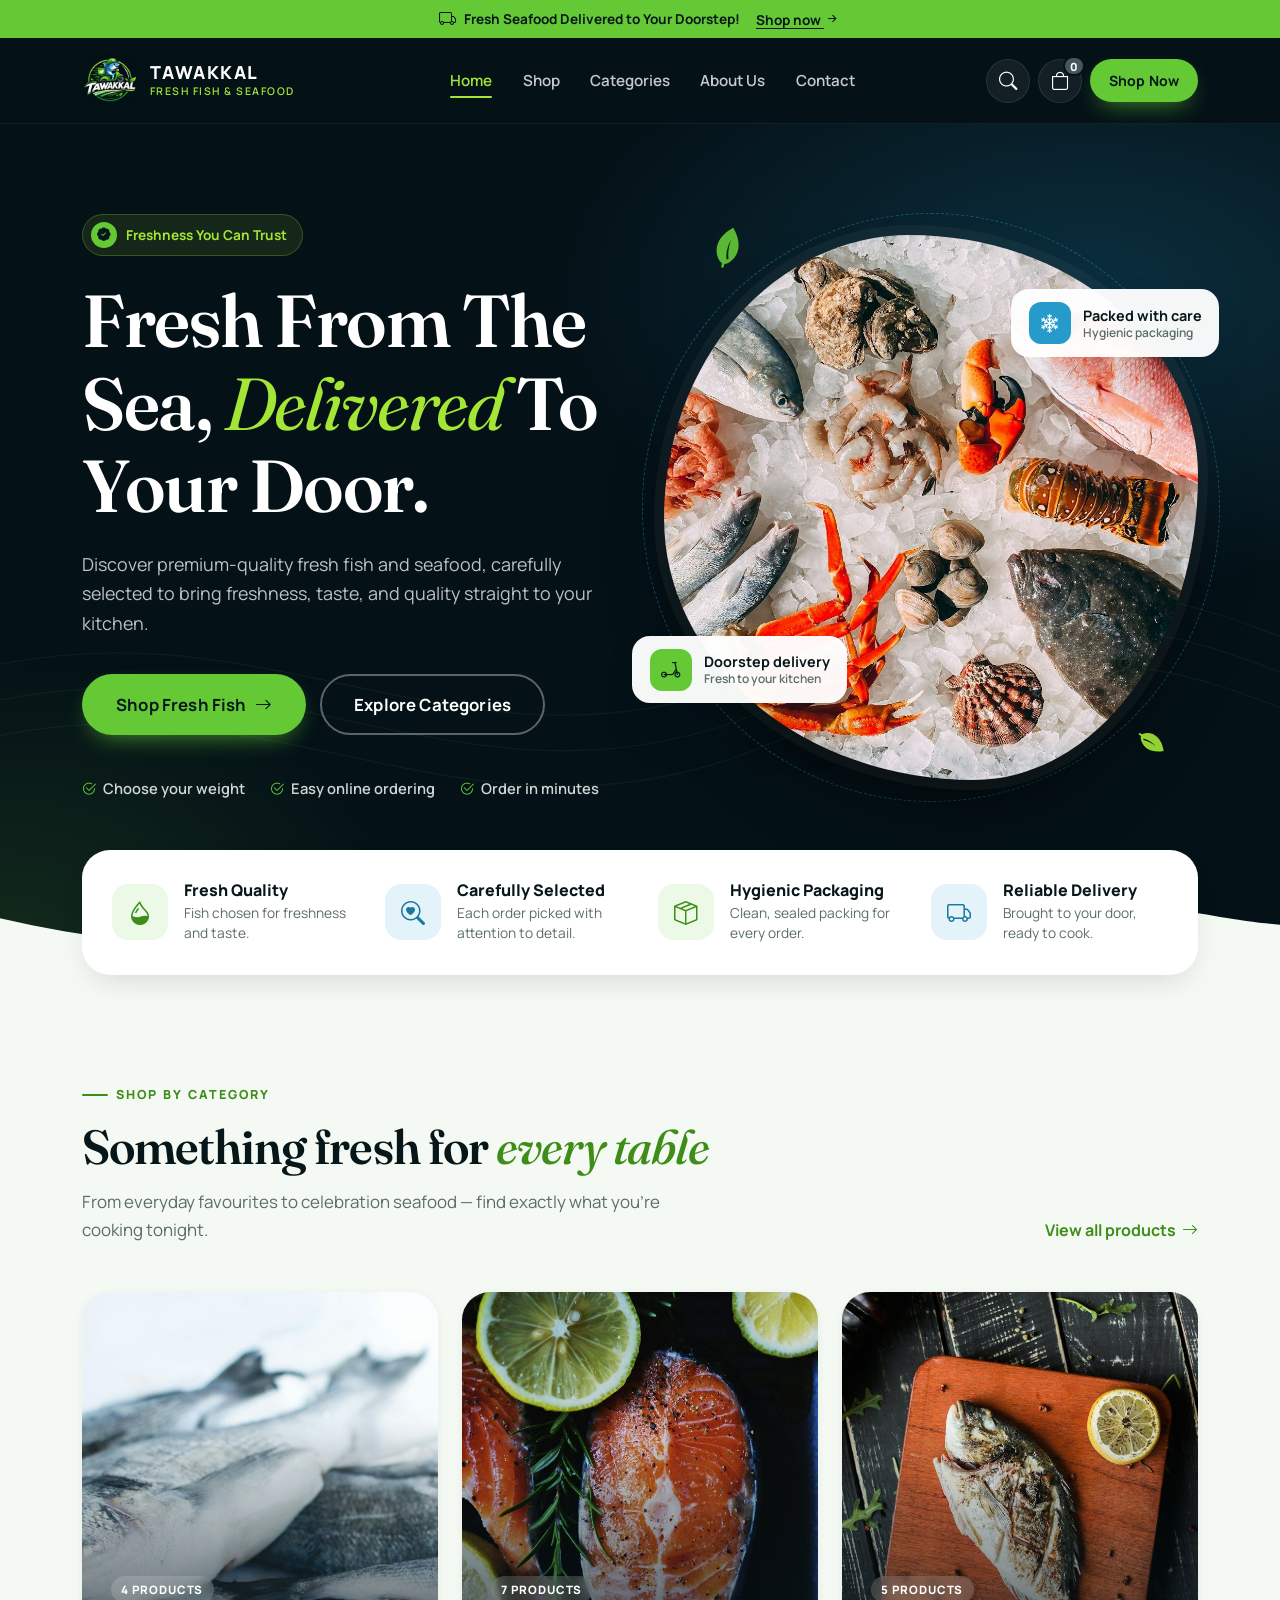
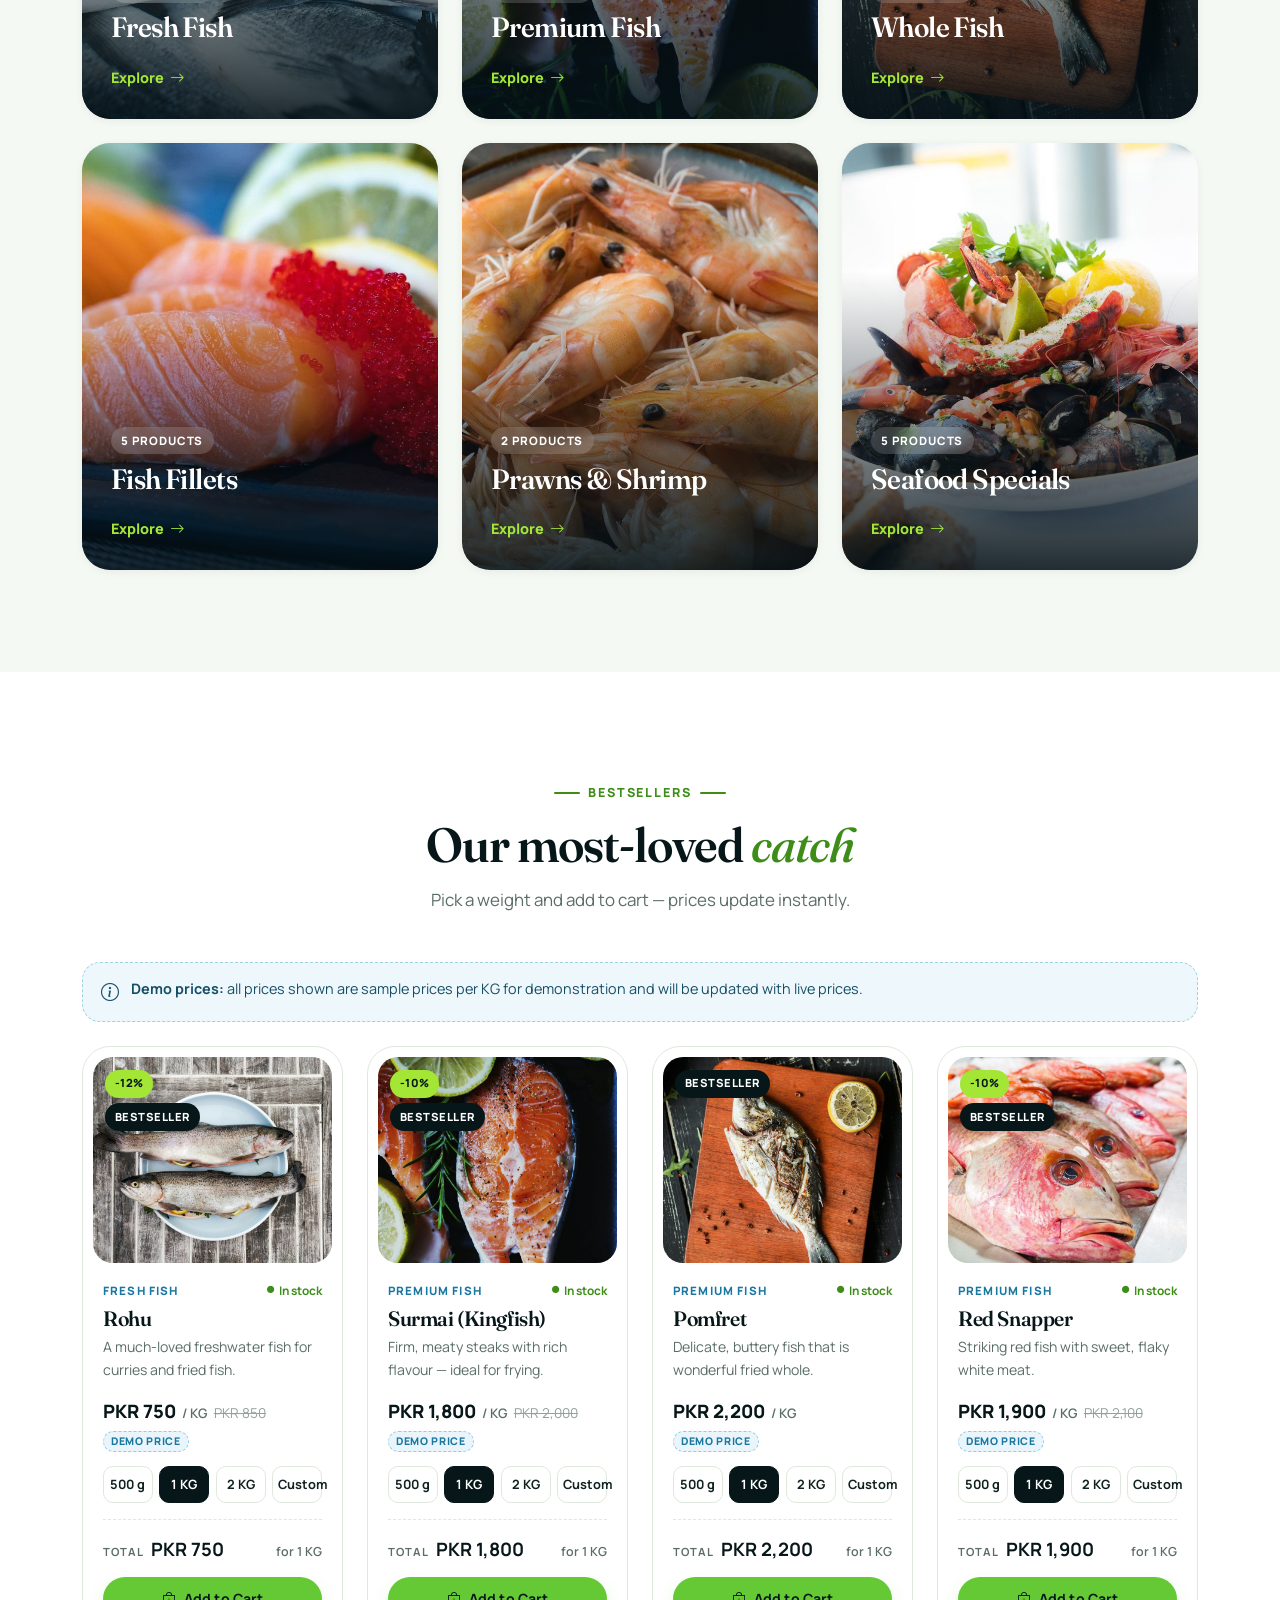
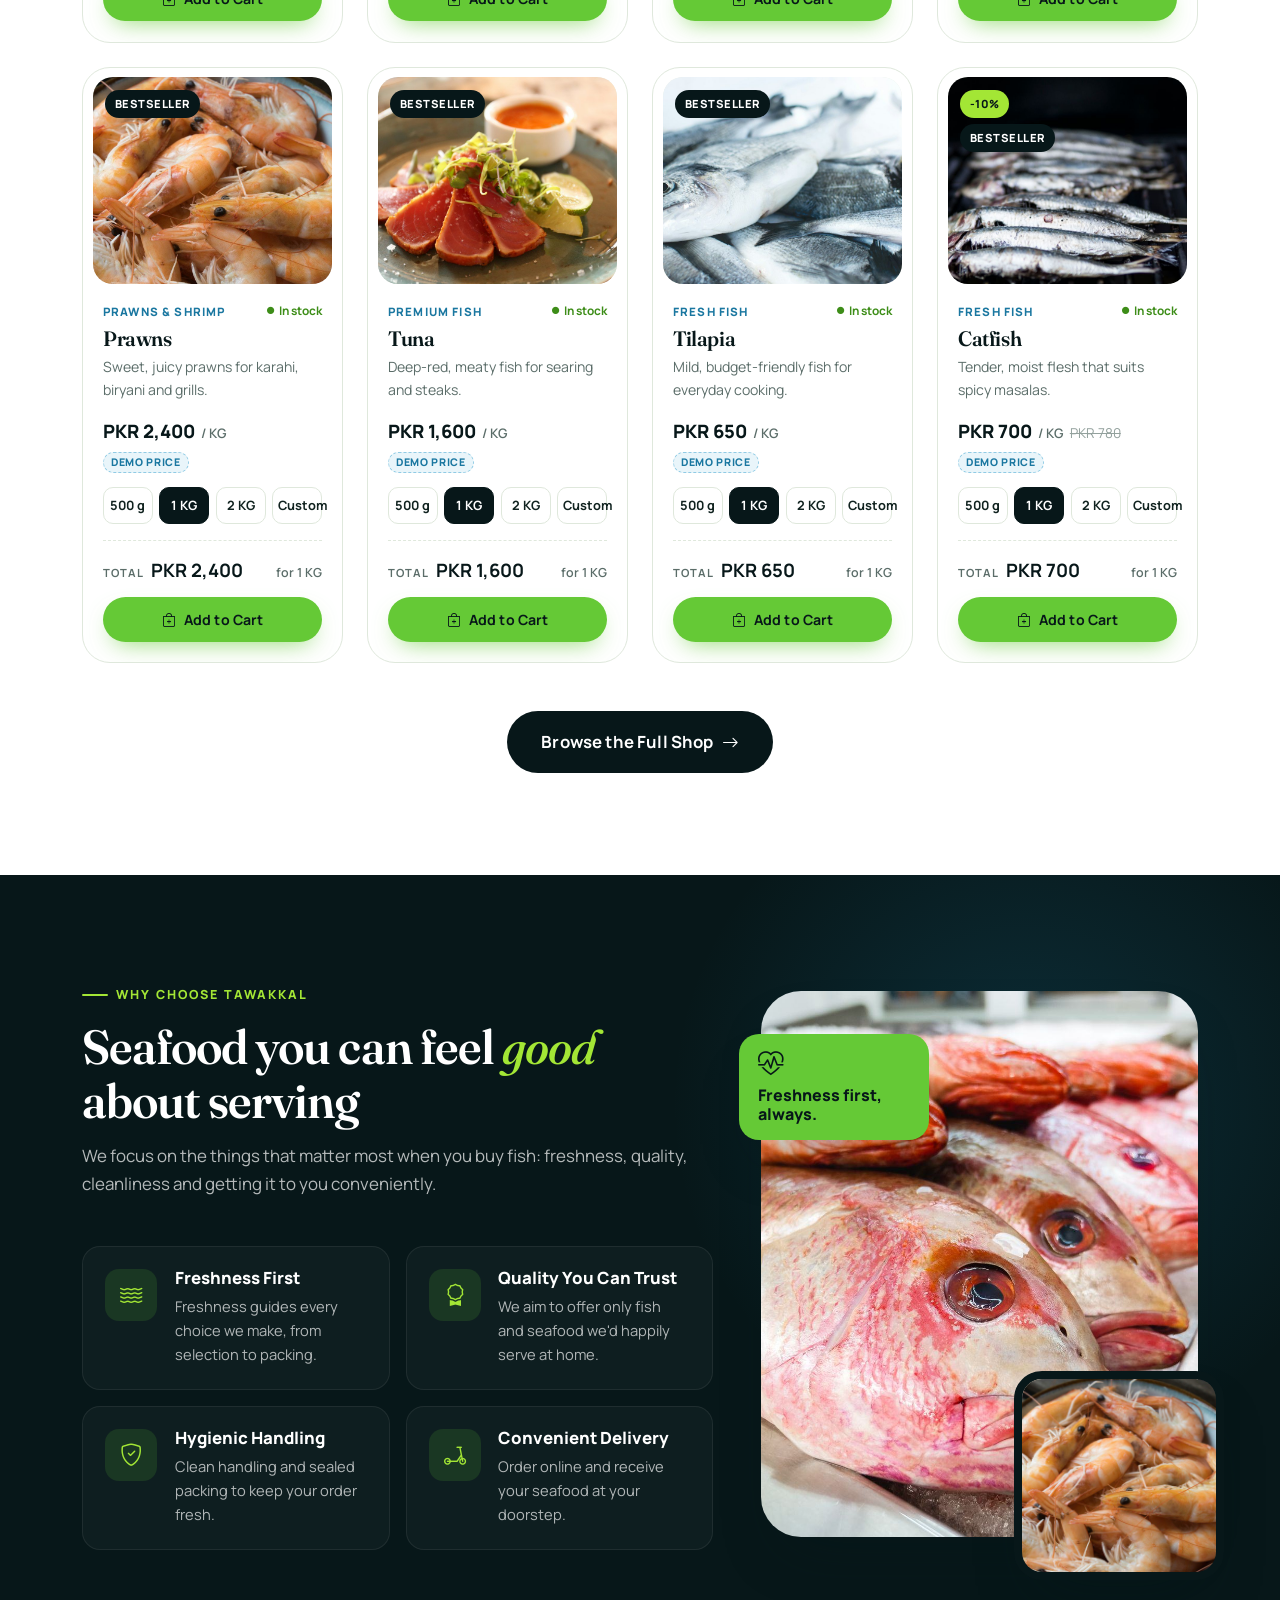
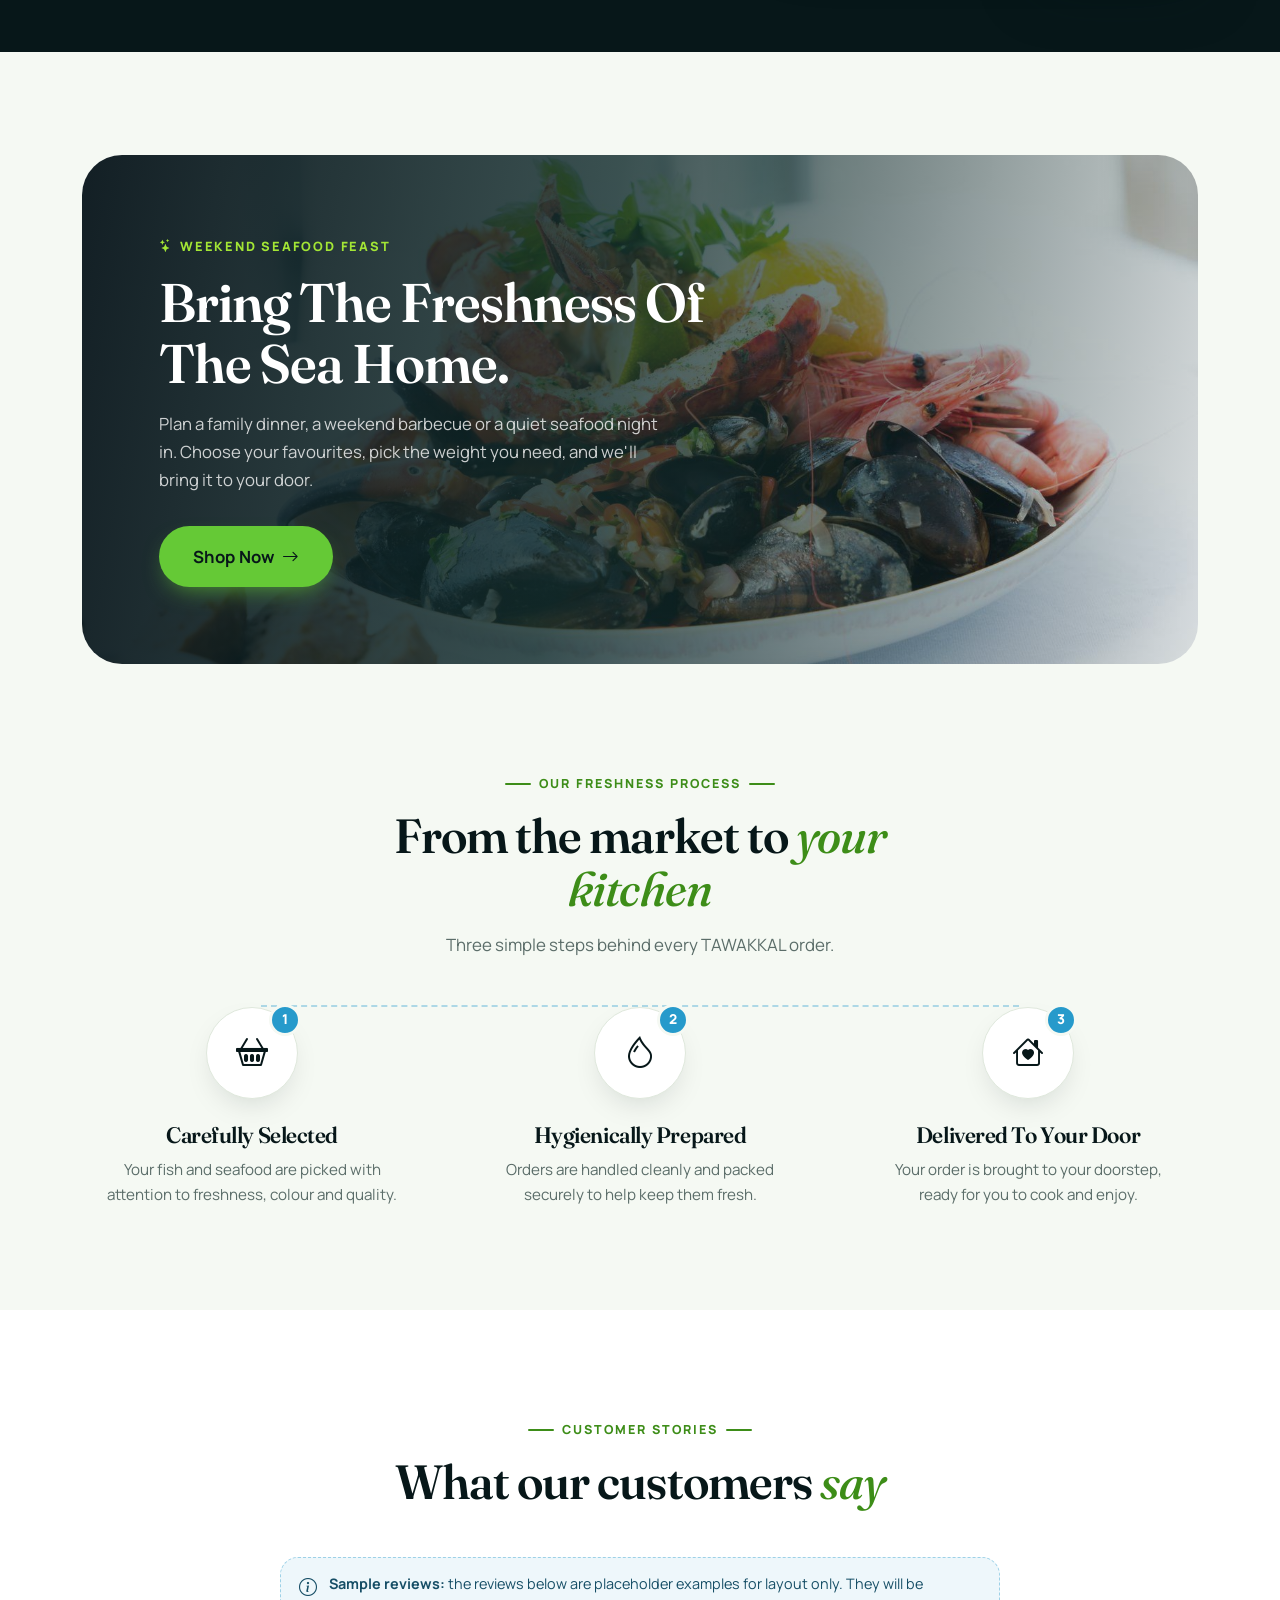
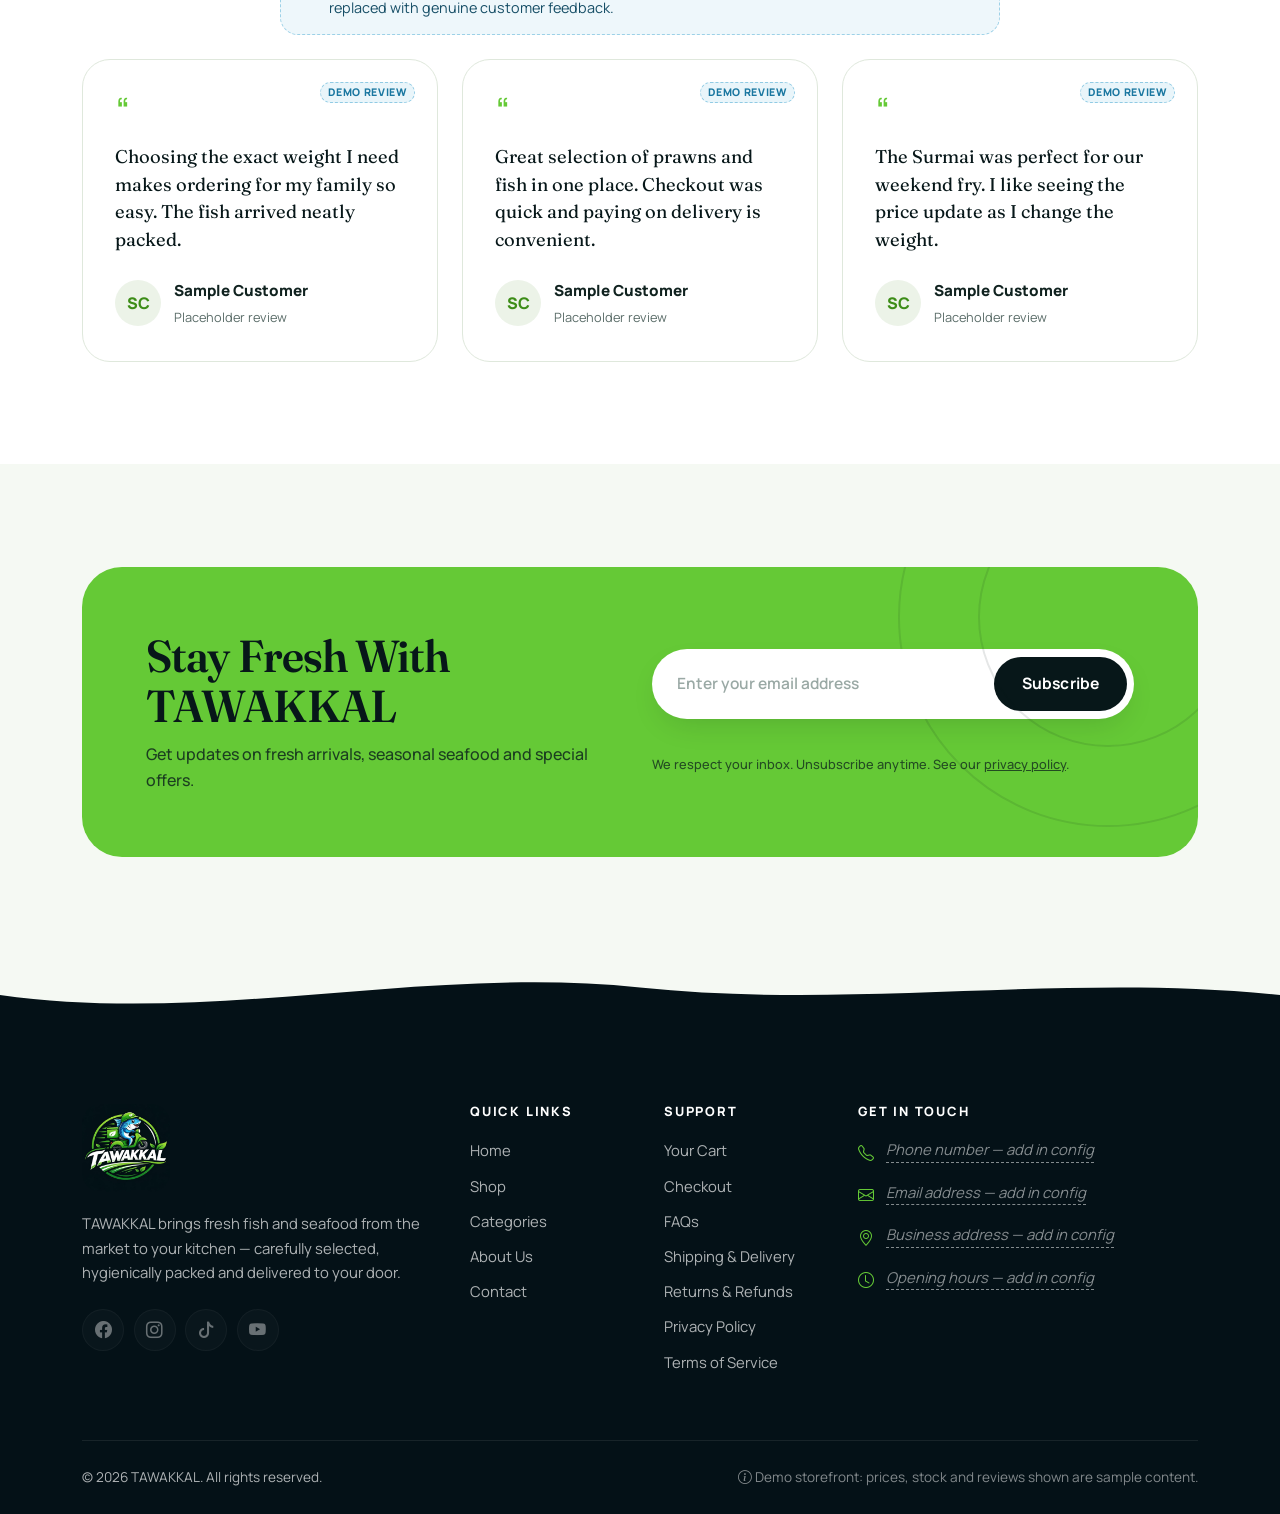
<file: index.html>
<!doctype html>
<html lang="en">
<head>
  <meta charset="utf-8">
  <meta name="viewport" content="width=device-width, initial-scale=1">
  <title>TAWAKKAL | Fresh Fish &amp; Seafood Delivered To Your Door</title>
  <meta name="description" content="Shop fresh fish and seafood online with TAWAKKAL. Surmai, Pomfret, Rohu, Prawns and more — carefully selected, hygienically packed and delivered to your doorstep.">
  <meta name="theme-color" content="#041117">
  <meta property="og:title" content="TAWAKKAL | Fresh Fish & Seafood Delivered">
  <meta property="og:description" content="Fresh From The Sea, Delivered To Your Door. Shop premium fresh fish and seafood.">
  <meta property="og:type" content="website">
  <meta property="og:image" content="assets/images/hero/hero-seafood.jpg">
  <link rel="icon" type="image/png" href="assets/images/favicon.png">
  <link rel="apple-touch-icon" href="assets/images/apple-touch-icon.png">
  <link rel="preconnect" href="https://fonts.googleapis.com">
  <link rel="preconnect" href="https://fonts.gstatic.com" crossorigin>
  <link href="https://fonts.googleapis.com/css2?family=Fraunces:ital,opsz,wght@0,9..144,400..700;1,9..144,400..600&family=Manrope:wght@400;500;600;700;800&display=swap" rel="stylesheet">
  <link href="https://cdn.jsdelivr.net/npm/bootstrap@5.3.3/dist/css/bootstrap.min.css" rel="stylesheet">
  <link href="https://cdn.jsdelivr.net/npm/bootstrap-icons@1.11.3/font/bootstrap-icons.min.css" rel="stylesheet">
  <link rel="preload" as="image" href="assets/images/hero/hero-seafood.jpg">
  <link href="css/style.css" rel="stylesheet">
  <link href="css/responsive.css" rel="stylesheet">
</head>
<body data-page="home">
  <a class="skip-link" href="#main">Skip to content</a>
  <div id="site-header"></div>

  <main id="main">
    <!-- ================= HERO ================= -->
    <section class="hero" aria-labelledby="hero-title">
      <svg class="hero__lines" viewBox="0 0 1440 800" preserveAspectRatio="none" aria-hidden="true">
        <path d="M-50 620 C 300 520, 520 760, 860 620 S 1300 520, 1500 600"/>
        <path d="M-50 660 C 300 560, 520 800, 860 660 S 1300 560, 1500 640"/>
        <path d="M-50 700 C 300 600, 520 840, 860 700 S 1300 600, 1500 680"/>
      </svg>
      <div class="container position-relative">
        <div class="row align-items-center g-5">
          <div class="col-lg-6">
            <span class="hero__tag"><i class="bi bi-patch-check-fill" aria-hidden="true"></i> Freshness You Can Trust</span>
            <h1 id="hero-title">Fresh From The Sea, <em>Delivered</em> To Your Door.</h1>
            <p class="hero__lead">Discover premium-quality fresh fish and seafood, carefully selected to bring freshness, taste, and quality straight to your kitchen.</p>
            <div class="hero__actions">
              <a href="shop.html" class="btn btn-tk btn-tk--lg">Shop Fresh Fish <i class="bi bi-arrow-right"></i></a>
              <a href="#categories" class="btn btn-tk-outline btn-tk--lg">Explore Categories</a>
            </div>
            <ul class="hero__points">
              <li><i class="bi bi-check2-circle"></i>Choose your weight</li>
              <li><i class="bi bi-check2-circle"></i>Easy online ordering</li>
              <li><i class="bi bi-check2-circle"></i>Order in minutes</li>
            </ul>
          </div>
          <div class="col-lg-6">
            <div class="hero__visual">
              <span class="hero__ring" aria-hidden="true"></span>
              <div class="hero__img-wrap">
                <img src="assets/images/hero/hero-seafood.jpg" alt="Fresh fish, prawns, crab and shellfish arranged on crushed ice" width="1400" height="1100" fetchpriority="high">
              </div>
              <svg class="hero__leaf hero__leaf--1" viewBox="0 0 24 24" aria-hidden="true"><path fill="currentColor" d="M20.5 3.5C12 3.2 5.2 7 4.2 14.3c-.2 1.3 0 2.6.4 3.8L3 19.7l1 1 1.7-1.6c1.1.5 2.4.7 3.7.5C17 18.6 20.7 11.8 20.5 3.5zM8 17.5c1.6-3.6 4.4-6.6 8-8.6-3 2.5-5.4 5.4-6.8 8.8-.4 0-.8-.1-1.2-.2z"/></svg>
              <svg class="hero__leaf hero__leaf--2" viewBox="0 0 24 24" aria-hidden="true"><path fill="currentColor" d="M20.5 3.5C12 3.2 5.2 7 4.2 14.3c-.2 1.3 0 2.6.4 3.8L3 19.7l1 1 1.7-1.6c1.1.5 2.4.7 3.7.5C17 18.6 20.7 11.8 20.5 3.5zM8 17.5c1.6-3.6 4.4-6.6 8-8.6-3 2.5-5.4 5.4-6.8 8.8-.4 0-.8-.1-1.2-.2z"/></svg>
              <div class="hero__float hero__float--a">
                <span class="hero__float-icon"><i class="bi bi-scooter" aria-hidden="true"></i></span>
                <span>Doorstep delivery<small>Fresh to your kitchen</small></span>
              </div>
              <div class="hero__float hero__float--b">
                <span class="hero__float-icon"><i class="bi bi-snow2" aria-hidden="true"></i></span>
                <span>Packed with care<small>Hygienic packaging</small></span>
              </div>
            </div>
          </div>
        </div>
      </div>
      <div class="hero__wave" aria-hidden="true">
        <svg viewBox="0 0 1440 110" preserveAspectRatio="none"><path d="M0,64 C180,110 360,110 540,80 C720,50 900,0 1080,16 C1260,32 1350,64 1440,72 L1440,110 L0,110 Z"/></svg>
      </div>
    </section>

    <!-- ================= TRUST ================= -->
    <section class="trust" aria-label="Why shop with TAWAKKAL">
      <div class="container">
        <div class="trust__grid reveal">
          <div class="row row-cols-1 row-cols-sm-2 row-cols-lg-4 g-0">
            <div class="col"><div class="trust__item"><span class="trust__icon"><i class="bi bi-droplet-half"></i></span><div><h3>Fresh Quality</h3><p>Fish chosen for freshness and taste.</p></div></div></div>
            <div class="col"><div class="trust__item"><span class="trust__icon"><i class="bi bi-search-heart"></i></span><div><h3>Carefully Selected</h3><p>Each order picked with attention to detail.</p></div></div></div>
            <div class="col"><div class="trust__item"><span class="trust__icon"><i class="bi bi-box-seam"></i></span><div><h3>Hygienic Packaging</h3><p>Clean, sealed packing for every order.</p></div></div></div>
            <div class="col"><div class="trust__item"><span class="trust__icon"><i class="bi bi-truck"></i></span><div><h3>Reliable Delivery</h3><p>Brought to your door, ready to cook.</p></div></div></div>
          </div>
        </div>
      </div>
    </section>

    <!-- ================= CATEGORIES ================= -->
    <section class="section" id="categories" aria-labelledby="cat-title">
      <div class="container">
        <div class="d-flex flex-wrap justify-content-between align-items-end gap-3 mb-5">
          <div class="section-head mb-0 reveal">
            <span class="eyebrow">Shop by category</span>
            <h2 id="cat-title">Something fresh for <span class="accent">every table</span></h2>
            <p>From everyday favourites to celebration seafood — find exactly what you're cooking tonight.</p>
          </div>
          <a href="shop.html" class="tk-link reveal">View all products <i class="bi bi-arrow-right"></i></a>
        </div>
        <div class="row g-3 g-md-4" data-category-grid></div>
      </div>
    </section>

    <!-- ================= BESTSELLERS ================= -->
    <section class="section section--white" id="bestsellers" aria-labelledby="best-title">
      <div class="container">
        <div class="section-head section-head--center reveal">
          <span class="eyebrow">Bestsellers</span>
          <h2 id="best-title">Our most-loved <span class="accent">catch</span></h2>
          <p>Pick a weight and add to cart — prices update instantly.</p>
        </div>
        <div class="notice mb-4 reveal" role="note">
          <i class="bi bi-info-circle" aria-hidden="true"></i>
          <span><strong>Demo prices:</strong> all prices shown are sample prices per KG for demonstration and will be updated with live prices.</span>
        </div>
        <div class="row g-4" data-bestsellers></div>
        <div class="text-center mt-5">
          <a href="shop.html" class="btn btn-tk-dark btn-tk--lg">Browse the Full Shop <i class="bi bi-arrow-right"></i></a>
        </div>
      </div>
    </section>

    <!-- ================= WHY CHOOSE ================= -->
    <section class="section section--dark why" id="why" aria-labelledby="why-title">
      <div class="why__bg" aria-hidden="true"></div>
      <div class="container position-relative">
        <div class="row align-items-center g-5">
          <div class="col-lg-5 order-lg-2">
            <div class="why__visual reveal">
              <div class="why__img-main"><img src="assets/images/banners/fish-market.jpg" alt="Whole red snapper displayed on ice" width="1400" height="933" loading="lazy" decoding="async"></div>
              <div class="why__img-sub"><img src="assets/images/products/prawns.jpg" alt="Fresh raw prawns" width="800" height="800" loading="lazy" decoding="async"></div>
              <div class="why__badge"><i class="bi bi-heart-pulse"></i>Freshness first, always.</div>
            </div>
          </div>
          <div class="col-lg-7 order-lg-1">
            <div class="section-head reveal">
              <span class="eyebrow">Why choose TAWAKKAL</span>
              <h2 id="why-title">Seafood you can feel <span class="accent">good</span> about serving</h2>
              <p>We focus on the things that matter most when you buy fish: freshness, quality, cleanliness and getting it to you conveniently.</p>
            </div>
            <div class="row g-3">
              <div class="col-md-6 reveal" style="--d:0ms"><div class="feature"><span class="feature__icon"><i class="bi bi-water"></i></span><div><h3>Freshness First</h3><p>Freshness guides every choice we make, from selection to packing.</p></div></div></div>
              <div class="col-md-6 reveal" style="--d:80ms"><div class="feature"><span class="feature__icon"><i class="bi bi-award"></i></span><div><h3>Quality You Can Trust</h3><p>We aim to offer only fish and seafood we'd happily serve at home.</p></div></div></div>
              <div class="col-md-6 reveal" style="--d:160ms"><div class="feature"><span class="feature__icon"><i class="bi bi-shield-check"></i></span><div><h3>Hygienic Handling</h3><p>Clean handling and sealed packing to keep your order fresh.</p></div></div></div>
              <div class="col-md-6 reveal" style="--d:240ms"><div class="feature"><span class="feature__icon"><i class="bi bi-scooter"></i></span><div><h3>Convenient Delivery</h3><p>Order online and receive your seafood at your doorstep.</p></div></div></div>
            </div>
          </div>
        </div>
      </div>
    </section>

    <!-- ================= PROMO ================= -->
    <section class="section" aria-labelledby="promo-title">
      <div class="container">
        <div class="promo reveal">
          <img class="promo__bg" src="assets/images/banners/seafood-platter.jpg" alt="" width="1600" height="1067" loading="lazy" decoding="async">
          <div>
            <span class="promo__chip"><i class="bi bi-stars"></i> Weekend seafood feast</span>
            <h2 id="promo-title">Bring The Freshness Of The Sea Home.</h2>
            <p>Plan a family dinner, a weekend barbecue or a quiet seafood night in. Choose your favourites, pick the weight you need, and we'll bring it to your door.</p>
            <a href="shop.html" class="btn btn-tk btn-tk--lg">Shop Now <i class="bi bi-arrow-right"></i></a>
          </div>
        </div>
      </div>
    </section>

    <!-- ================= PROCESS ================= -->
    <section class="section pt-0" id="process" aria-labelledby="process-title">
      <div class="container">
        <div class="section-head section-head--center reveal">
          <span class="eyebrow">Our freshness process</span>
          <h2 id="process-title">From the market to <span class="accent">your kitchen</span></h2>
          <p>Three simple steps behind every TAWAKKAL order.</p>
        </div>
        <div class="process">
          <div class="process__line d-none d-md-block" aria-hidden="true"></div>
          <div class="row g-5">
            <div class="col-md-4 reveal" style="--d:0ms"><div class="step"><div class="step__icon"><i class="bi bi-basket2"></i><span class="step__num">1</span></div><h3>Carefully Selected</h3><p>Your fish and seafood are picked with attention to freshness, colour and quality.</p></div></div>
            <div class="col-md-4 reveal" style="--d:120ms"><div class="step"><div class="step__icon"><i class="bi bi-droplet"></i><span class="step__num">2</span></div><h3>Hygienically Prepared</h3><p>Orders are handled cleanly and packed securely to help keep them fresh.</p></div></div>
            <div class="col-md-4 reveal" style="--d:240ms"><div class="step"><div class="step__icon"><i class="bi bi-house-heart"></i><span class="step__num">3</span></div><h3>Delivered To Your Door</h3><p>Your order is brought to your doorstep, ready for you to cook and enjoy.</p></div></div>
          </div>
        </div>
      </div>
    </section>

    <!-- ================= TESTIMONIALS ================= -->
    <section class="section section--white" id="reviews" aria-labelledby="reviews-title">
      <div class="container">
        <div class="section-head section-head--center reveal">
          <span class="eyebrow">Customer stories</span>
          <h2 id="reviews-title">What our customers <span class="accent">say</span></h2>
        </div>
        <div class="notice mb-4 mx-auto reveal" style="max-width:720px" role="note">
          <i class="bi bi-info-circle" aria-hidden="true"></i>
          <span><strong>Sample reviews:</strong> the reviews below are placeholder examples for layout only. They will be replaced with genuine customer feedback.</span>
        </div>
        <div class="row g-4">
          <div class="col-md-6 col-lg-4 reveal" style="--d:0ms">
            <figure class="testimonial m-0"><span class="demo-tag">Demo review</span>
              <div class="testimonial__quote" aria-hidden="true">&ldquo;</div>
              <blockquote>Choosing the exact weight I need makes ordering for my family so easy. The fish arrived neatly packed.</blockquote>
              <figcaption><span class="testimonial__avatar" aria-hidden="true">SC</span><span><span class="testimonial__name">Sample Customer</span><span class="testimonial__role">Placeholder review</span></span></figcaption>
            </figure>
          </div>
          <div class="col-md-6 col-lg-4 reveal" style="--d:100ms">
            <figure class="testimonial m-0"><span class="demo-tag">Demo review</span>
              <div class="testimonial__quote" aria-hidden="true">&ldquo;</div>
              <blockquote>Great selection of prawns and fish in one place. Checkout was quick and paying on delivery is convenient.</blockquote>
              <figcaption><span class="testimonial__avatar" aria-hidden="true">SC</span><span><span class="testimonial__name">Sample Customer</span><span class="testimonial__role">Placeholder review</span></span></figcaption>
            </figure>
          </div>
          <div class="col-md-12 col-lg-4 reveal" style="--d:200ms">
            <figure class="testimonial m-0"><span class="demo-tag">Demo review</span>
              <div class="testimonial__quote" aria-hidden="true">&ldquo;</div>
              <blockquote>The Surmai was perfect for our weekend fry. I like seeing the price update as I change the weight.</blockquote>
              <figcaption><span class="testimonial__avatar" aria-hidden="true">SC</span><span><span class="testimonial__name">Sample Customer</span><span class="testimonial__role">Placeholder review</span></span></figcaption>
            </figure>
          </div>
        </div>
      </div>
    </section>

    <!-- ================= NEWSLETTER ================= -->
    <section class="section" aria-labelledby="news-title">
      <div class="container">
        <div class="newsletter reveal">
          <div class="row align-items-center g-4 position-relative">
            <div class="col-lg-6">
              <h2 id="news-title">Stay Fresh With TAWAKKAL</h2>
              <p>Get updates on fresh arrivals, seasonal seafood and special offers.</p>
            </div>
            <div class="col-lg-6">
              <form class="newsletter__form" data-newsletter-form novalidate>
                <label for="newsEmail" class="visually-hidden">Email address</label>
                <input id="newsEmail" type="email" name="email" class="form-control" placeholder="Enter your email address" required autocomplete="email">
                <button type="submit" class="btn btn-tk">Subscribe</button>
                <div class="invalid-feedback">Please enter a valid email address.</div>
              </form>
              <p class="newsletter__small">We respect your inbox. Unsubscribe anytime. See our <a href="policies.html#privacy" class="text-reset text-decoration-underline">privacy policy</a>.</p>
            </div>
          </div>
        </div>
      </div>
    </section>
  </main>

  <div id="site-footer"></div>

  <script src="https://cdn.jsdelivr.net/npm/bootstrap@5.3.3/dist/js/bootstrap.bundle.min.js"></script>
  <script src="js/config.js"></script>
  <script src="js/products.js"></script>
  <script src="js/cart.js"></script>
  <script src="js/main.js"></script>
</body>
</html>
</file>
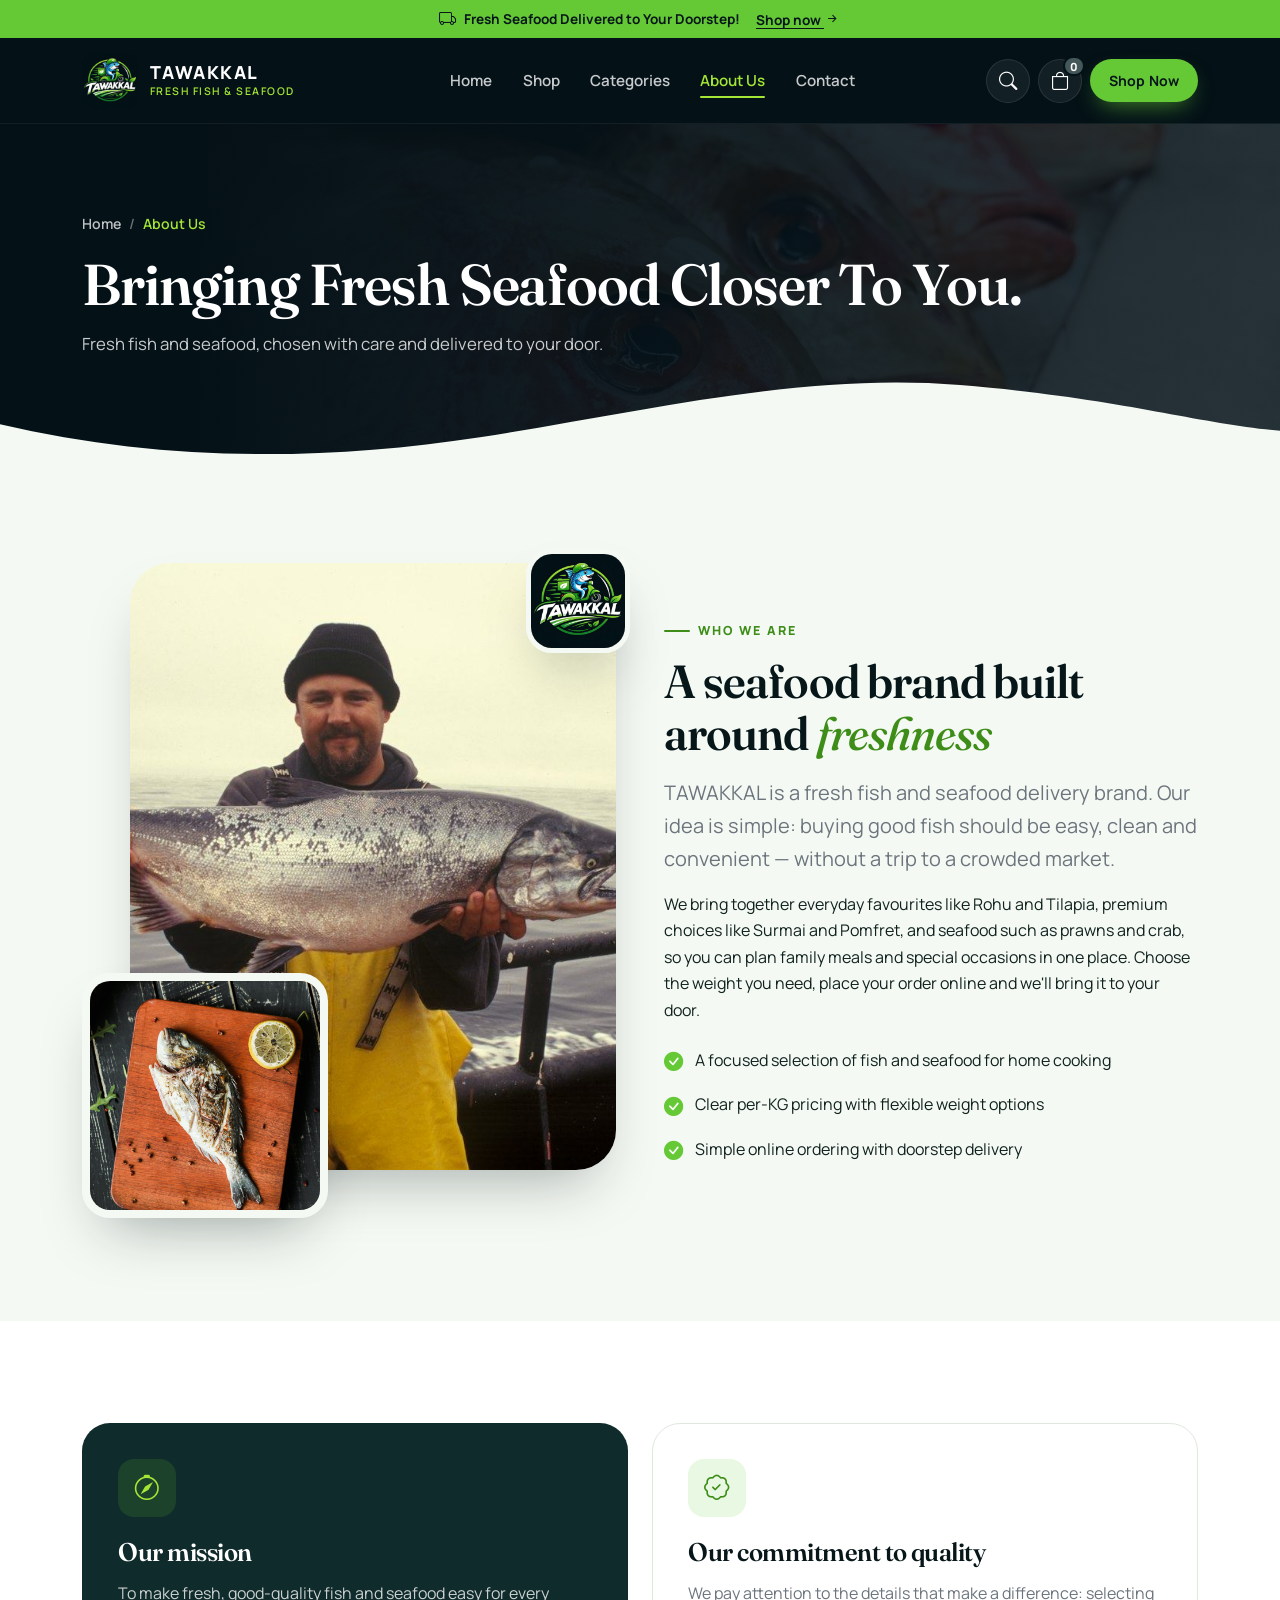
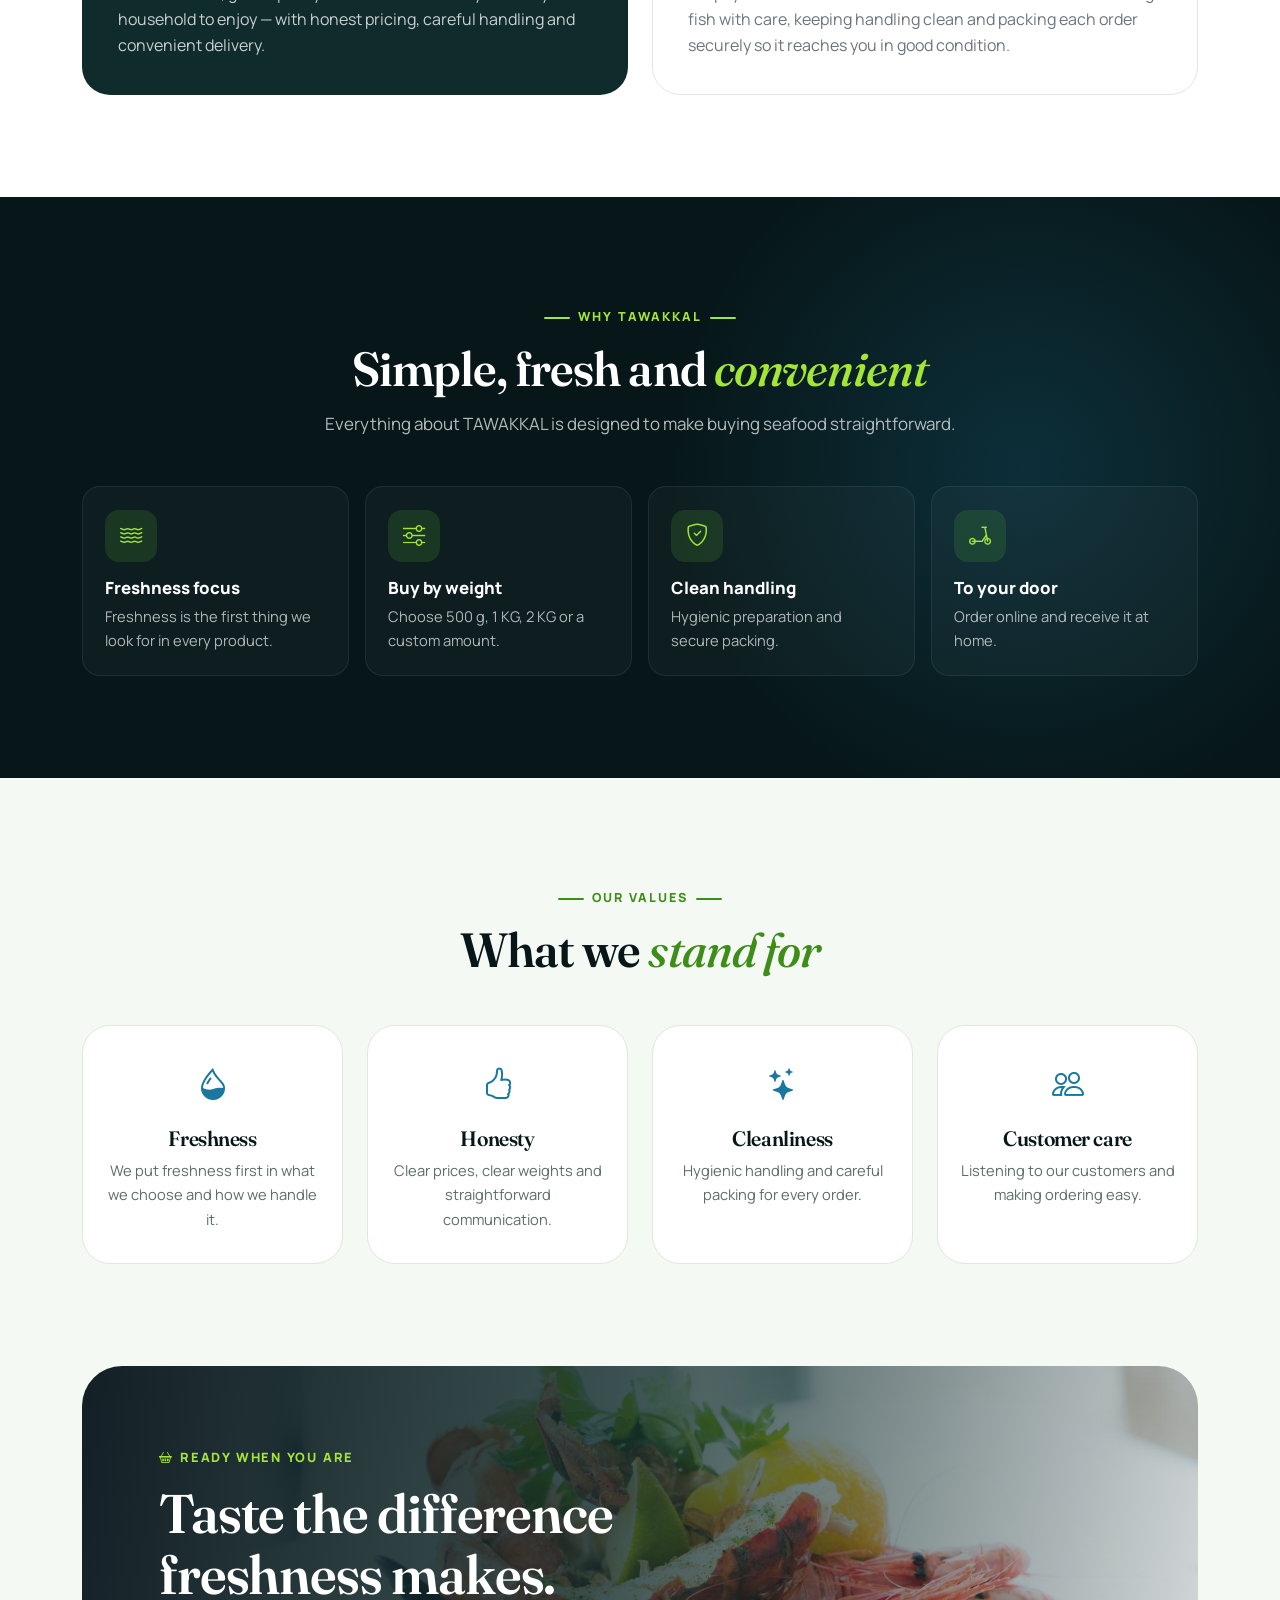
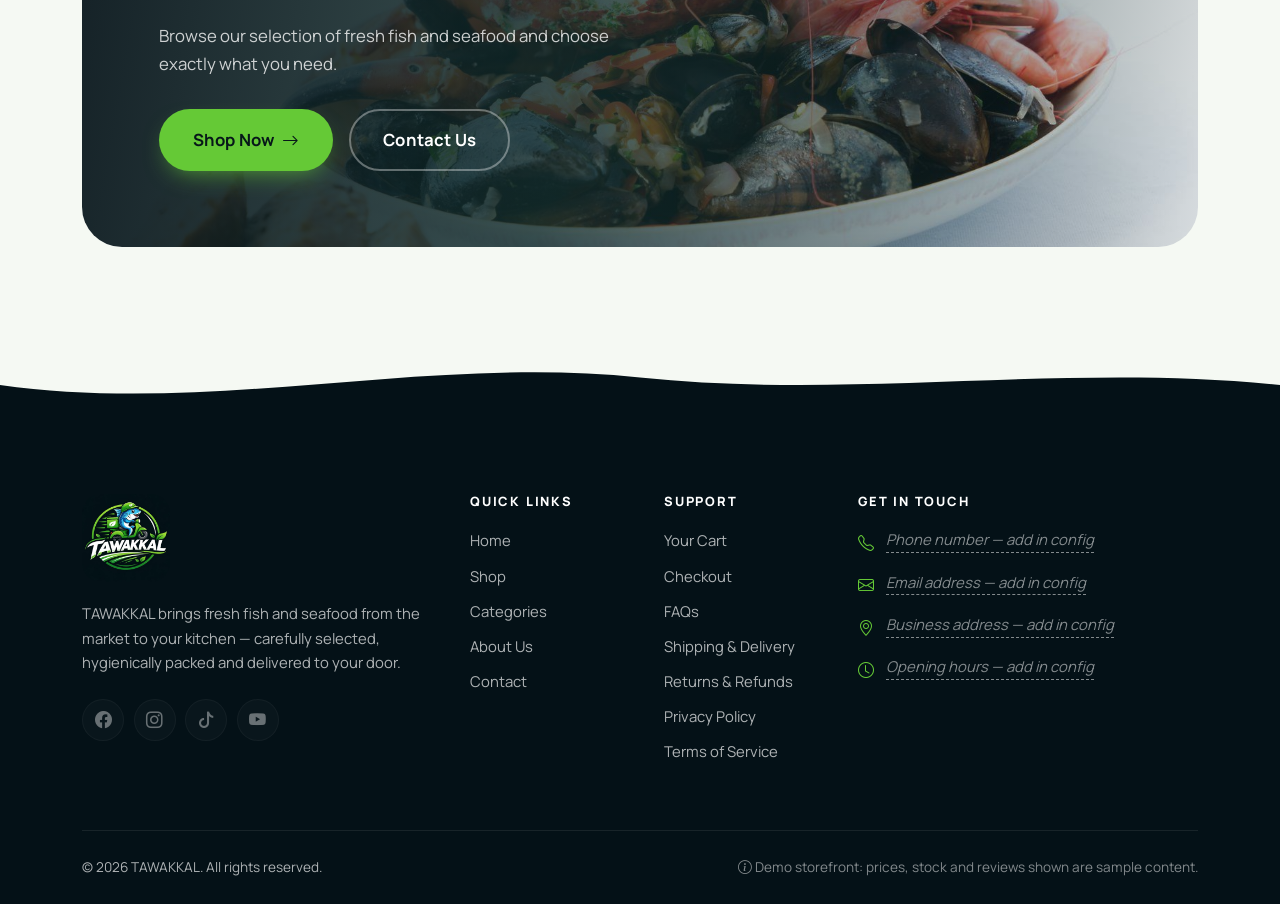
<file: about.html>
<!doctype html>
<html lang="en">
<head>
  <meta charset="utf-8">
  <meta name="viewport" content="width=device-width, initial-scale=1">
  <title>About Us | TAWAKKAL Fresh Fish &amp; Seafood</title>
  <meta name="description" content="Learn about TAWAKKAL — bringing fresh fish and seafood closer to you with a focus on freshness, quality, hygiene and convenient delivery.">
  <meta name="theme-color" content="#041117">
  <link rel="icon" type="image/png" href="assets/images/favicon.png">
  <link rel="apple-touch-icon" href="assets/images/apple-touch-icon.png">
  <link rel="preconnect" href="https://fonts.googleapis.com">
  <link rel="preconnect" href="https://fonts.gstatic.com" crossorigin>
  <link href="https://fonts.googleapis.com/css2?family=Fraunces:ital,opsz,wght@0,9..144,400..700;1,9..144,400..600&family=Manrope:wght@400;500;600;700;800&display=swap" rel="stylesheet">
  <link href="https://cdn.jsdelivr.net/npm/bootstrap@5.3.3/dist/css/bootstrap.min.css" rel="stylesheet">
  <link href="https://cdn.jsdelivr.net/npm/bootstrap-icons@1.11.3/font/bootstrap-icons.min.css" rel="stylesheet">
  <link href="css/style.css" rel="stylesheet">
  <link href="css/shop.css" rel="stylesheet">
  <link href="css/responsive.css" rel="stylesheet">
</head>
<body data-page="about">
  <a class="skip-link" href="#main">Skip to content</a>
  <div id="site-header"></div>

  <main id="main">
    <section class="page-hero" aria-labelledby="about-title">
      <img class="page-hero__bg" src="assets/images/banners/fish-market.jpg" alt="" width="1400" height="933">
      <div class="container">
        <nav aria-label="breadcrumb">
          <ol class="breadcrumb tk-breadcrumb">
            <li class="breadcrumb-item"><a href="index.html">Home</a></li>
            <li class="breadcrumb-item active" aria-current="page">About Us</li>
          </ol>
        </nav>
        <h1 id="about-title">Bringing Fresh Seafood Closer To You.</h1>
        <p>Fresh fish and seafood, chosen with care and delivered to your door.</p>
      </div>
      <div class="hero__wave" aria-hidden="true">
        <svg viewBox="0 0 1440 110" preserveAspectRatio="none"><path d="M0,64 C180,110 360,110 540,80 C720,50 900,0 1080,16 C1260,32 1350,64 1440,72 L1440,110 L0,110 Z"/></svg>
      </div>
    </section>

    <!-- Intro -->
    <section class="section" aria-labelledby="intro-title">
      <div class="container">
        <div class="row align-items-center g-5">
          <div class="col-lg-6">
            <div class="about-stack reveal">
              <div class="about-img"><img src="assets/images/banners/fisherman.jpg" alt="A fisherman holding a large fresh fish on a boat" width="1200" height="800" loading="lazy" decoding="async"></div>
              <div class="about-stack__small"><img src="assets/images/products/pomfret.jpg" alt="Whole fresh fish on a wooden board with lemon" width="800" height="800" loading="lazy" decoding="async"></div>
              <img class="about-logo" src="assets/images/logo.jpeg" alt="TAWAKKAL logo" width="104" height="104" loading="lazy">
            </div>
          </div>
          <div class="col-lg-6">
            <div class="reveal">
              <span class="eyebrow">Who we are</span>
              <h2 id="intro-title" style="font-size:clamp(2rem,4vw,2.9rem)">A seafood brand built around <span class="accent">freshness</span></h2>
              <p class="lead fw-normal text-secondary mt-3">TAWAKKAL is a fresh fish and seafood delivery brand. Our idea is simple: buying good fish should be easy, clean and convenient — without a trip to a crowded market.</p>
              <p>We bring together everyday favourites like Rohu and Tilapia, premium choices like Surmai and Pomfret, and seafood such as prawns and crab, so you can plan family meals and special occasions in one place. Choose the weight you need, place your order online and we'll bring it to your door.</p>
              <ul class="check-list">
                <li><i class="bi bi-check-circle-fill"></i><span>A focused selection of fish and seafood for home cooking</span></li>
                <li><i class="bi bi-check-circle-fill"></i><span>Clear per-KG pricing with flexible weight options</span></li>
                <li><i class="bi bi-check-circle-fill"></i><span>Simple online ordering with doorstep delivery</span></li>
              </ul>
            </div>
          </div>
        </div>
      </div>
    </section>

    <!-- Mission -->
    <section class="section section--white" aria-label="Mission and commitment">
      <div class="container">
        <div class="row g-4">
          <div class="col-lg-6 reveal">
            <div class="mission-card mission-card--dark">
              <div class="mission-card__icon"><i class="bi bi-compass"></i></div>
              <h3>Our mission</h3>
              <p class="mb-0">To make fresh, good-quality fish and seafood easy for every household to enjoy — with honest pricing, careful handling and convenient delivery.</p>
            </div>
          </div>
          <div class="col-lg-6 reveal" style="--d:100ms">
            <div class="mission-card">
              <div class="mission-card__icon"><i class="bi bi-patch-check"></i></div>
              <h3>Our commitment to quality</h3>
              <p class="mb-0 text-secondary">We pay attention to the details that make a difference: selecting fish with care, keeping handling clean and packing each order securely so it reaches you in good condition.</p>
            </div>
          </div>
        </div>
      </div>
    </section>

    <!-- Why -->
    <section class="section section--dark why" aria-labelledby="why-about-title">
      <div class="why__bg" aria-hidden="true"></div>
      <div class="container position-relative">
        <div class="section-head section-head--center reveal">
          <span class="eyebrow">Why TAWAKKAL</span>
          <h2 id="why-about-title">Simple, fresh and <span class="accent">convenient</span></h2>
          <p>Everything about TAWAKKAL is designed to make buying seafood straightforward.</p>
        </div>
        <div class="row g-3">
          <div class="col-md-6 col-lg-3 reveal"><div class="feature flex-column"><span class="feature__icon"><i class="bi bi-water"></i></span><div><h3>Freshness focus</h3><p>Freshness is the first thing we look for in every product.</p></div></div></div>
          <div class="col-md-6 col-lg-3 reveal" style="--d:80ms"><div class="feature flex-column"><span class="feature__icon"><i class="bi bi-sliders"></i></span><div><h3>Buy by weight</h3><p>Choose 500 g, 1 KG, 2 KG or a custom amount.</p></div></div></div>
          <div class="col-md-6 col-lg-3 reveal" style="--d:160ms"><div class="feature flex-column"><span class="feature__icon"><i class="bi bi-shield-check"></i></span><div><h3>Clean handling</h3><p>Hygienic preparation and secure packing.</p></div></div></div>
          <div class="col-md-6 col-lg-3 reveal" style="--d:240ms"><div class="feature flex-column"><span class="feature__icon"><i class="bi bi-scooter"></i></span><div><h3>To your door</h3><p>Order online and receive it at home.</p></div></div></div>
        </div>
      </div>
    </section>

    <!-- Values -->
    <section class="section" aria-labelledby="values-title">
      <div class="container">
        <div class="section-head section-head--center reveal">
          <span class="eyebrow">Our values</span>
          <h2 id="values-title">What we <span class="accent">stand for</span></h2>
        </div>
        <div class="row g-4">
          <div class="col-sm-6 col-lg-3 reveal"><div class="value-card"><i class="bi bi-droplet-half"></i><h3>Freshness</h3><p>We put freshness first in what we choose and how we handle it.</p></div></div>
          <div class="col-sm-6 col-lg-3 reveal" style="--d:80ms"><div class="value-card"><i class="bi bi-hand-thumbs-up"></i><h3>Honesty</h3><p>Clear prices, clear weights and straightforward communication.</p></div></div>
          <div class="col-sm-6 col-lg-3 reveal" style="--d:160ms"><div class="value-card"><i class="bi bi-stars"></i><h3>Cleanliness</h3><p>Hygienic handling and careful packing for every order.</p></div></div>
          <div class="col-sm-6 col-lg-3 reveal" style="--d:240ms"><div class="value-card"><i class="bi bi-people"></i><h3>Customer care</h3><p>Listening to our customers and making ordering easy.</p></div></div>
        </div>
      </div>
    </section>

    <!-- CTA -->
    <section class="section pt-0" aria-labelledby="about-cta-title">
      <div class="container">
        <div class="promo reveal">
          <img class="promo__bg" src="assets/images/banners/seafood-platter.jpg" alt="" width="1600" height="1067" loading="lazy" decoding="async">
          <div>
            <span class="promo__chip"><i class="bi bi-basket2"></i> Ready when you are</span>
            <h2 id="about-cta-title">Taste the difference freshness makes.</h2>
            <p>Browse our selection of fresh fish and seafood and choose exactly what you need.</p>
            <div class="d-flex flex-wrap gap-3">
              <a href="shop.html" class="btn btn-tk btn-tk--lg">Shop Now <i class="bi bi-arrow-right"></i></a>
              <a href="contact.html" class="btn btn-tk-outline btn-tk--lg">Contact Us</a>
            </div>
          </div>
        </div>
      </div>
    </section>
  </main>

  <div id="site-footer"></div>

  <script src="https://cdn.jsdelivr.net/npm/bootstrap@5.3.3/dist/js/bootstrap.bundle.min.js"></script>
  <script src="js/config.js"></script>
  <script src="js/products.js"></script>
  <script src="js/cart.js"></script>
  <script src="js/main.js"></script>
</body>
</html>
</file>
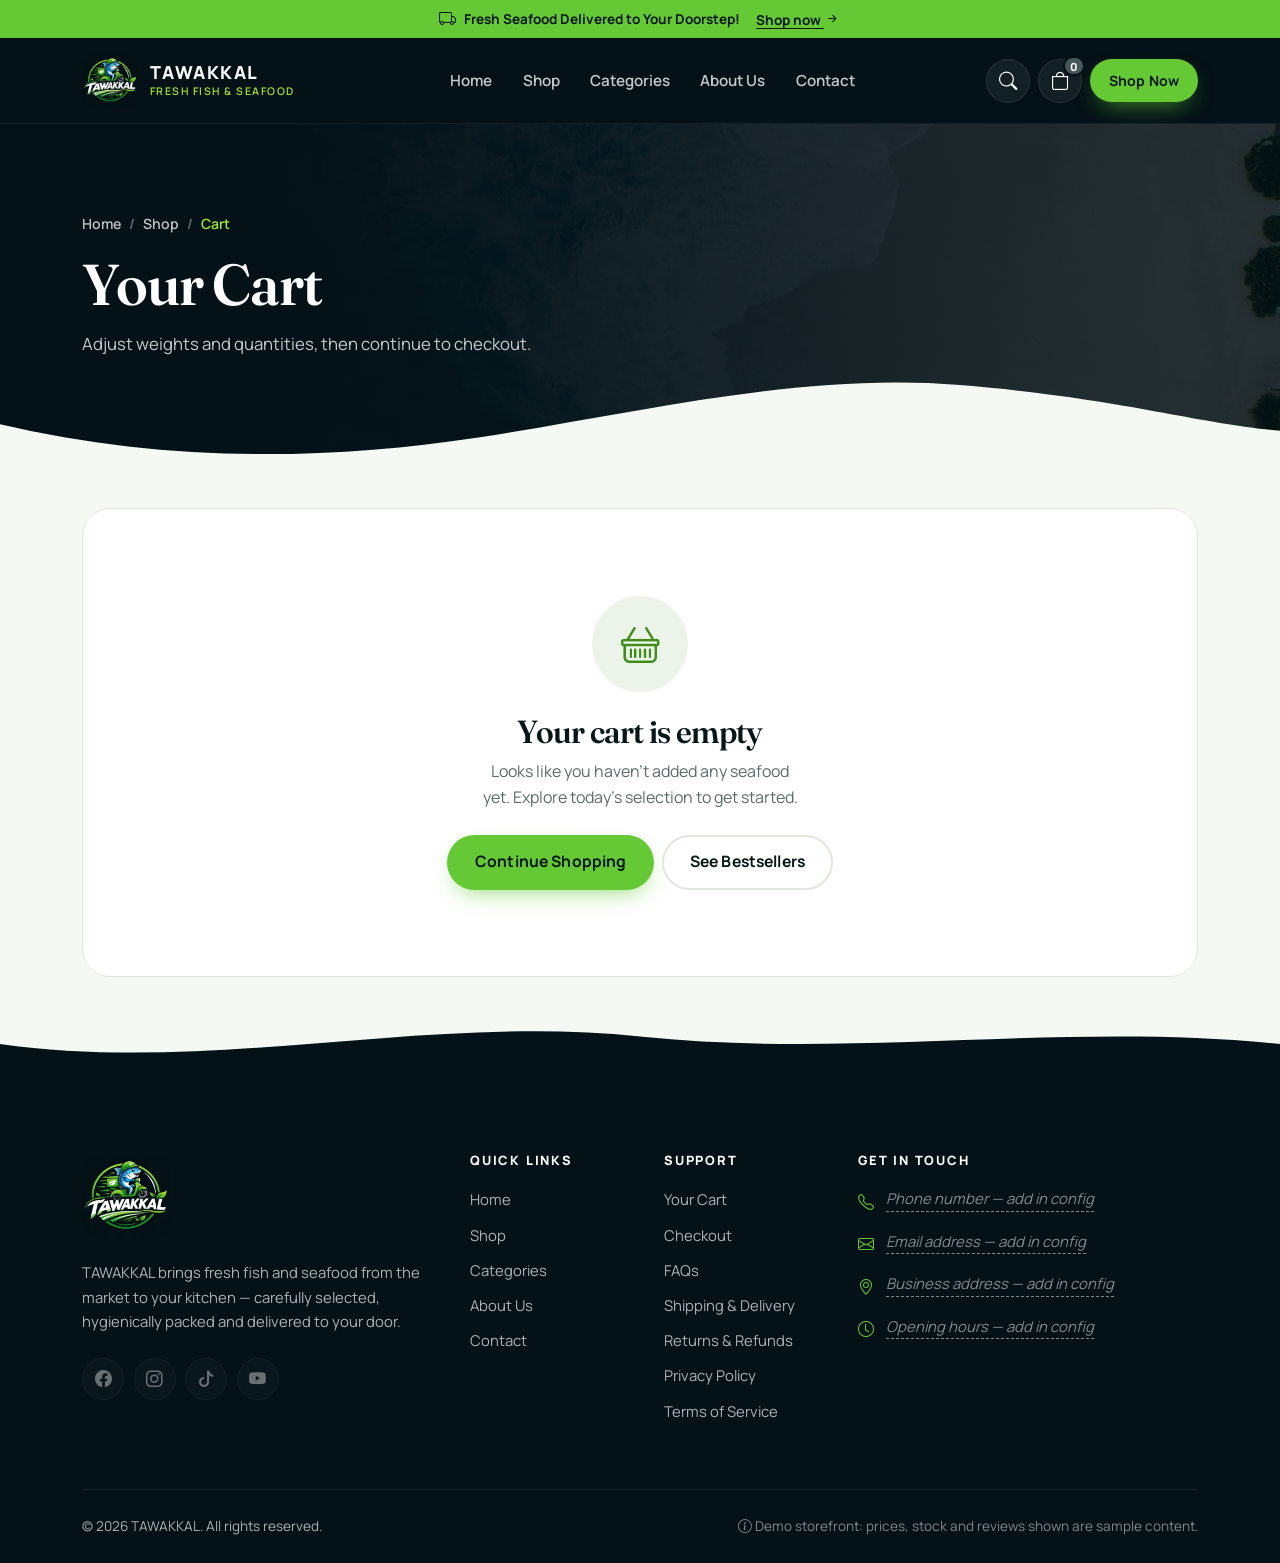
<file: cart.html>
<!doctype html>
<html lang="en">
<head>
  <meta charset="utf-8">
  <meta name="viewport" content="width=device-width, initial-scale=1">
  <title>Your Cart | TAWAKKAL Fresh Fish &amp; Seafood</title>
  <meta name="description" content="Review the fresh fish and seafood in your TAWAKKAL cart, adjust weights and quantities, and proceed to checkout.">
  <meta name="robots" content="noindex">
  <meta name="theme-color" content="#041117">
  <link rel="icon" type="image/png" href="assets/images/favicon.png">
  <link rel="apple-touch-icon" href="assets/images/apple-touch-icon.png">
  <link rel="preconnect" href="https://fonts.googleapis.com">
  <link rel="preconnect" href="https://fonts.gstatic.com" crossorigin>
  <link href="https://fonts.googleapis.com/css2?family=Fraunces:ital,opsz,wght@0,9..144,400..700;1,9..144,400..600&family=Manrope:wght@400;500;600;700;800&display=swap" rel="stylesheet">
  <link href="https://cdn.jsdelivr.net/npm/bootstrap@5.3.3/dist/css/bootstrap.min.css" rel="stylesheet">
  <link href="https://cdn.jsdelivr.net/npm/bootstrap-icons@1.11.3/font/bootstrap-icons.min.css" rel="stylesheet">
  <link href="css/style.css" rel="stylesheet">
  <link href="css/shop.css" rel="stylesheet">
  <link href="css/responsive.css" rel="stylesheet">
</head>
<body data-page="cart">
  <a class="skip-link" href="#main">Skip to content</a>
  <div id="site-header"></div>

  <main id="main">
    <section class="page-hero" aria-labelledby="cart-title">
      <img class="page-hero__bg" src="assets/images/banners/ocean.jpg" alt="" width="1800" height="900">
      <div class="container">
        <nav aria-label="breadcrumb">
          <ol class="breadcrumb tk-breadcrumb">
            <li class="breadcrumb-item"><a href="index.html">Home</a></li>
            <li class="breadcrumb-item"><a href="shop.html">Shop</a></li>
            <li class="breadcrumb-item active" aria-current="page">Cart</li>
          </ol>
        </nav>
        <h1 id="cart-title">Your Cart</h1>
        <p>Adjust weights and quantities, then continue to checkout.</p>
      </div>
      <div class="hero__wave" aria-hidden="true">
        <svg viewBox="0 0 1440 110" preserveAspectRatio="none"><path d="M0,64 C180,110 360,110 540,80 C720,50 900,0 1080,16 C1260,32 1350,64 1440,72 L1440,110 L0,110 Z"/></svg>
      </div>
    </section>

    <section class="cart-page">
      <div class="container" data-cart-page></div>
    </section>
  </main>

  <div id="site-footer"></div>

  <script src="https://cdn.jsdelivr.net/npm/bootstrap@5.3.3/dist/js/bootstrap.bundle.min.js"></script>
  <script src="js/config.js"></script>
  <script src="js/products.js"></script>
  <script src="js/cart.js"></script>
  <script src="js/main.js"></script>
  <script src="js/cart-page.js"></script>
</body>
</html>
</file>
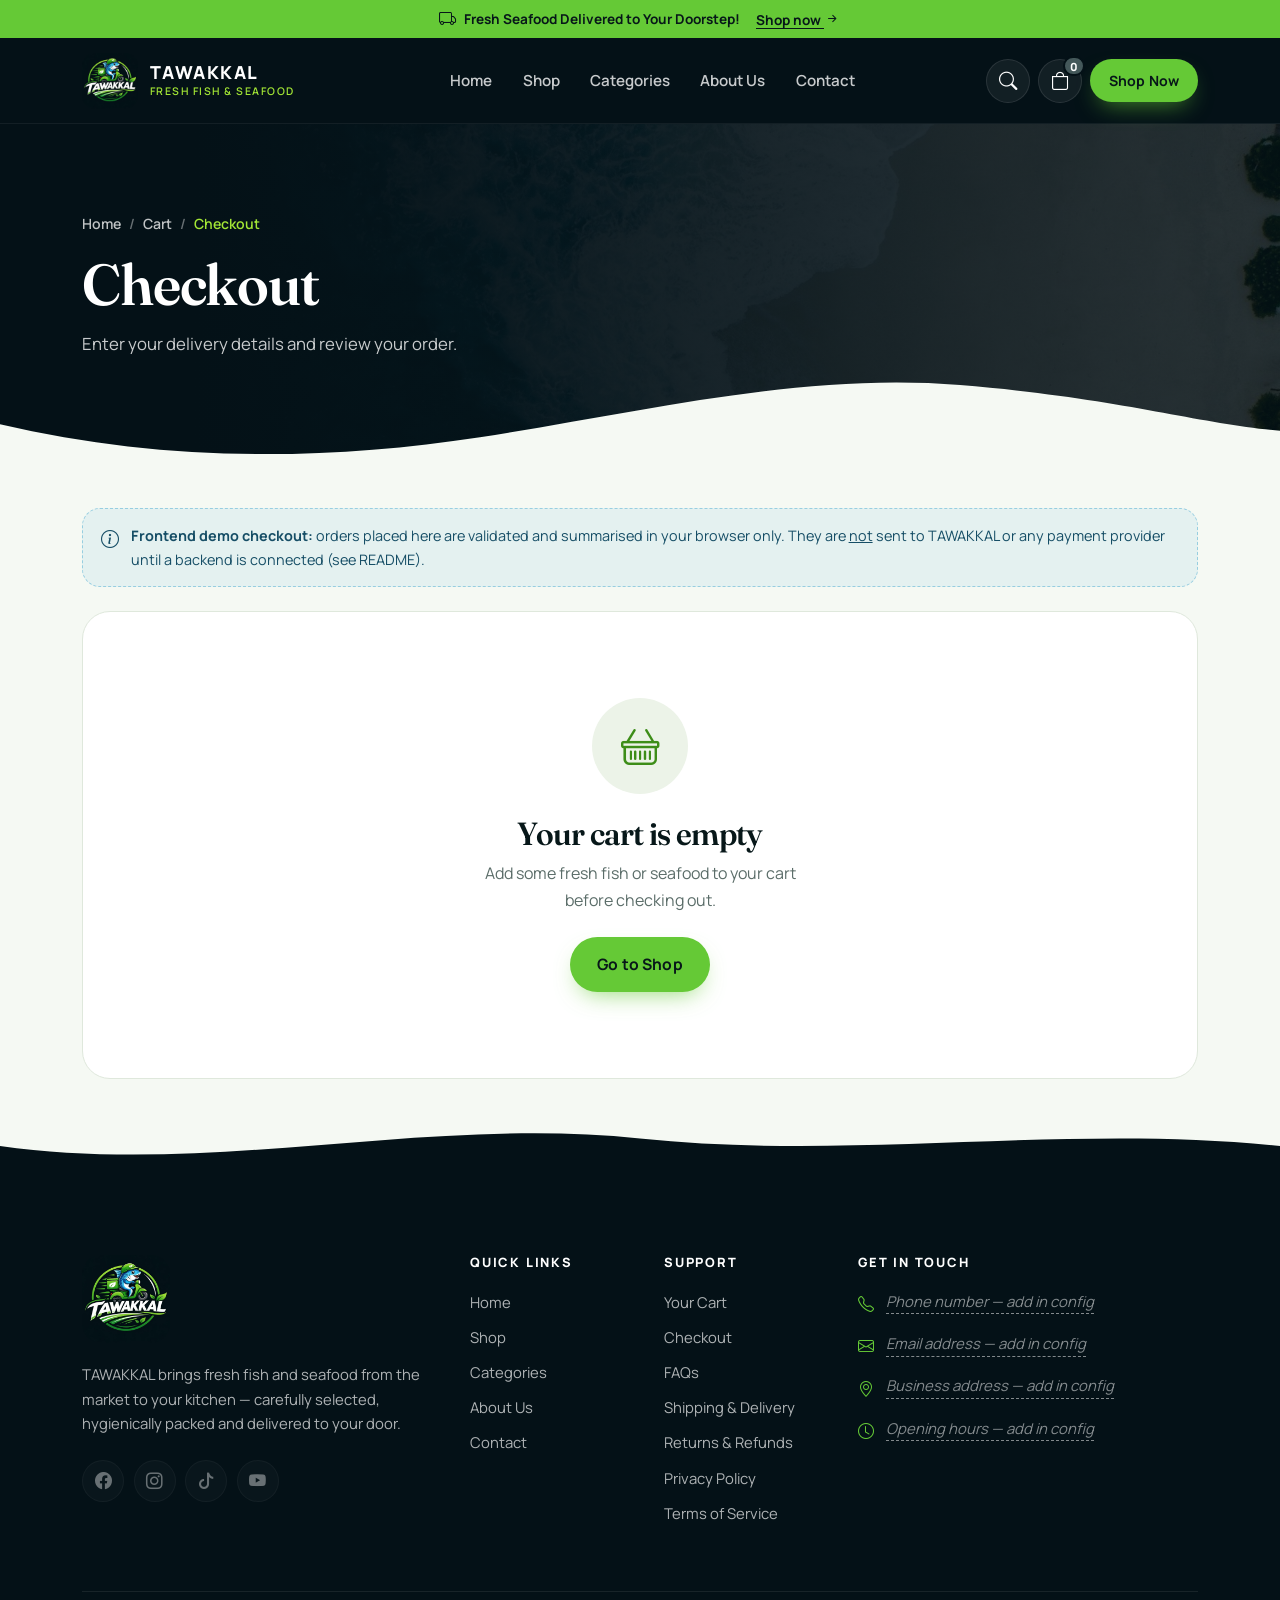
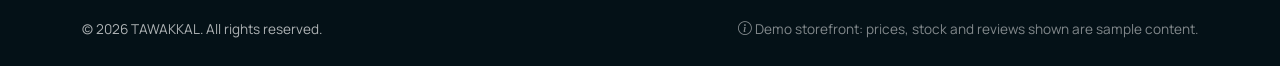
<file: checkout.html>
<!doctype html>
<html lang="en">
<head>
  <meta charset="utf-8">
  <meta name="viewport" content="width=device-width, initial-scale=1">
  <title>Checkout | TAWAKKAL Fresh Fish &amp; Seafood</title>
  <meta name="description" content="Complete your TAWAKKAL fresh fish and seafood order: delivery details, payment method and order summary.">
  <meta name="robots" content="noindex">
  <meta name="theme-color" content="#041117">
  <link rel="icon" type="image/png" href="assets/images/favicon.png">
  <link rel="apple-touch-icon" href="assets/images/apple-touch-icon.png">
  <link rel="preconnect" href="https://fonts.googleapis.com">
  <link rel="preconnect" href="https://fonts.gstatic.com" crossorigin>
  <link href="https://fonts.googleapis.com/css2?family=Fraunces:ital,opsz,wght@0,9..144,400..700;1,9..144,400..600&family=Manrope:wght@400;500;600;700;800&display=swap" rel="stylesheet">
  <link href="https://cdn.jsdelivr.net/npm/bootstrap@5.3.3/dist/css/bootstrap.min.css" rel="stylesheet">
  <link href="https://cdn.jsdelivr.net/npm/bootstrap-icons@1.11.3/font/bootstrap-icons.min.css" rel="stylesheet">
  <link href="css/style.css" rel="stylesheet">
  <link href="css/shop.css" rel="stylesheet">
  <link href="css/responsive.css" rel="stylesheet">
</head>
<body data-page="checkout">
  <a class="skip-link" href="#main">Skip to content</a>
  <div id="site-header"></div>

  <main id="main">
    <section class="page-hero" aria-labelledby="co-title">
      <img class="page-hero__bg" src="assets/images/banners/ocean.jpg" alt="" width="1800" height="900">
      <div class="container">
        <nav aria-label="breadcrumb">
          <ol class="breadcrumb tk-breadcrumb">
            <li class="breadcrumb-item"><a href="index.html">Home</a></li>
            <li class="breadcrumb-item"><a href="cart.html">Cart</a></li>
            <li class="breadcrumb-item active" aria-current="page">Checkout</li>
          </ol>
        </nav>
        <h1 id="co-title">Checkout</h1>
        <p>Enter your delivery details and review your order.</p>
      </div>
      <div class="hero__wave" aria-hidden="true">
        <svg viewBox="0 0 1440 110" preserveAspectRatio="none"><path d="M0,64 C180,110 360,110 540,80 C720,50 900,0 1080,16 C1260,32 1350,64 1440,72 L1440,110 L0,110 Z"/></svg>
      </div>
    </section>

    <section class="checkout">
      <div class="container">
        <div class="notice mb-4" role="note">
          <i class="bi bi-info-circle" aria-hidden="true"></i>
          <span><strong>Frontend demo checkout:</strong> orders placed here are validated and summarised in your browser only. They are <u>not</u> sent to TAWAKKAL or any payment provider until a backend is connected (see README).</span>
        </div>

        <div data-checkout-empty hidden>
          <div class="tk-form-card">
            <div class="tk-empty">
              <div class="tk-empty__icon"><i class="bi bi-basket"></i></div>
              <h2>Your cart is empty</h2>
              <p>Add some fresh fish or seafood to your cart before checking out.</p>
              <a href="shop.html" class="btn btn-tk">Go to Shop</a>
            </div>
          </div>
        </div>

        <form class="row g-4" data-checkout-form novalidate hidden>
          <div class="col-lg-7">
            <!-- Contact -->
            <div class="tk-form-card co-section">
              <h2 class="co-section__title"><span class="co-section__num">1</span> Contact details</h2>
              <div class="row g-3">
                <div class="col-12">
                  <label for="coName" class="form-label">Full name <span class="req">*</span></label>
                  <input type="text" class="form-control" id="coName" name="fullName" required minlength="2" data-validate="name" autocomplete="name" placeholder="Your full name">
                  <div class="invalid-feedback">Please enter your full name (letters only).</div>
                </div>
                <div class="col-md-6">
                  <label for="coPhone" class="form-label">Phone number <span class="req">*</span></label>
                  <input type="tel" class="form-control" id="coPhone" name="phone" required data-validate="phone" autocomplete="tel" placeholder="03XX XXXXXXX" inputmode="tel">
                  <div class="invalid-feedback">Please enter a valid phone number (10–14 digits).</div>
                </div>
                <div class="col-md-6">
                  <label for="coEmail" class="form-label">Email address <span class="req">*</span></label>
                  <input type="email" class="form-control" id="coEmail" name="email" required autocomplete="email" placeholder="you@example.com">
                  <div class="invalid-feedback">Please enter a valid email address.</div>
                </div>
              </div>
            </div>

            <!-- Delivery -->
            <div class="tk-form-card co-section">
              <h2 class="co-section__title"><span class="co-section__num">2</span> Delivery address</h2>
              <div class="row g-3">
                <div class="col-12">
                  <label for="coAddress" class="form-label">Delivery address <span class="req">*</span></label>
                  <input type="text" class="form-control" id="coAddress" name="address" required minlength="8" autocomplete="street-address" placeholder="House / flat number, street, landmark">
                  <div class="invalid-feedback">Please enter your complete delivery address.</div>
                </div>
                <div class="col-md-6" data-city-field>
                  <label for="coCity" class="form-label">City <span class="req">*</span></label>
                  <input type="text" class="form-control" id="coCity" name="city" required minlength="2" autocomplete="address-level2" placeholder="City">
                  <div class="invalid-feedback">Please enter your city.</div>
                </div>
                <div class="col-md-6">
                  <label for="coArea" class="form-label">Area / locality <span class="req">*</span></label>
                  <input type="text" class="form-control" id="coArea" name="area" required minlength="2" autocomplete="address-level3" placeholder="Area or neighbourhood">
                  <div class="invalid-feedback">Please enter your area.</div>
                </div>
                <div class="col-12">
                  <label for="coNotes" class="form-label">Additional instructions <span class="text-secondary fw-normal">(optional)</span></label>
                  <textarea class="form-control" id="coNotes" name="notes" rows="3" maxlength="500" placeholder="e.g. cleaning/cutting preference, preferred delivery time, gate code"></textarea>
                </div>
              </div>
            </div>

            <!-- Payment -->
            <div class="tk-form-card co-section">
              <h2 class="co-section__title"><span class="co-section__num">3</span> Payment method</h2>
              <div data-payment-options></div>
              <div class="invalid-feedback d-block" data-payment-error hidden>Please choose a payment method.</div>
            </div>
          </div>

          <!-- Summary -->
          <div class="col-lg-5">
            <aside class="summary-card" aria-labelledby="co-summary-title">
              <div class="d-flex justify-content-between align-items-center mb-2">
                <h2 id="co-summary-title" class="mb-0">Your Order</h2>
                <a href="cart.html" class="tk-link small">Edit cart</a>
              </div>
              <ul class="co-items" data-co-items></ul>
              <div data-co-totals></div>
              <div class="form-check mt-3">
                <input class="form-check-input" type="checkbox" id="coTerms" required>
                <label class="form-check-label small" for="coTerms">I agree to the <a href="policies.html#terms" target="_blank">terms</a> and <a href="policies.html#privacy" target="_blank">privacy policy</a>. <span class="req text-danger">*</span></label>
                <div class="invalid-feedback">Please accept to continue.</div>
              </div>
              <button type="submit" class="btn btn-tk btn-tk--lg mt-3"><i class="bi bi-lock"></i> Place Order</button>
              <p class="summary-note"><i class="bi bi-shield-check"></i> Demo checkout — no payment is taken and no order is transmitted.</p>
            </aside>
          </div>
        </form>
      </div>
    </section>
  </main>

  <!-- Order confirmation -->
  <div class="modal fade order-modal" id="orderModal" tabindex="-1" aria-labelledby="orderModalTitle" aria-hidden="true" data-bs-backdrop="static">
    <div class="modal-dialog modal-dialog-centered modal-dialog-scrollable">
      <div class="modal-content">
        <div class="modal-body p-4 p-md-5" data-order-body></div>
      </div>
    </div>
  </div>

  <div id="site-footer"></div>

  <script src="https://cdn.jsdelivr.net/npm/bootstrap@5.3.3/dist/js/bootstrap.bundle.min.js"></script>
  <script src="js/config.js"></script>
  <script src="js/products.js"></script>
  <script src="js/cart.js"></script>
  <script src="js/main.js"></script>
  <script src="js/checkout.js"></script>
</body>
</html>
</file>
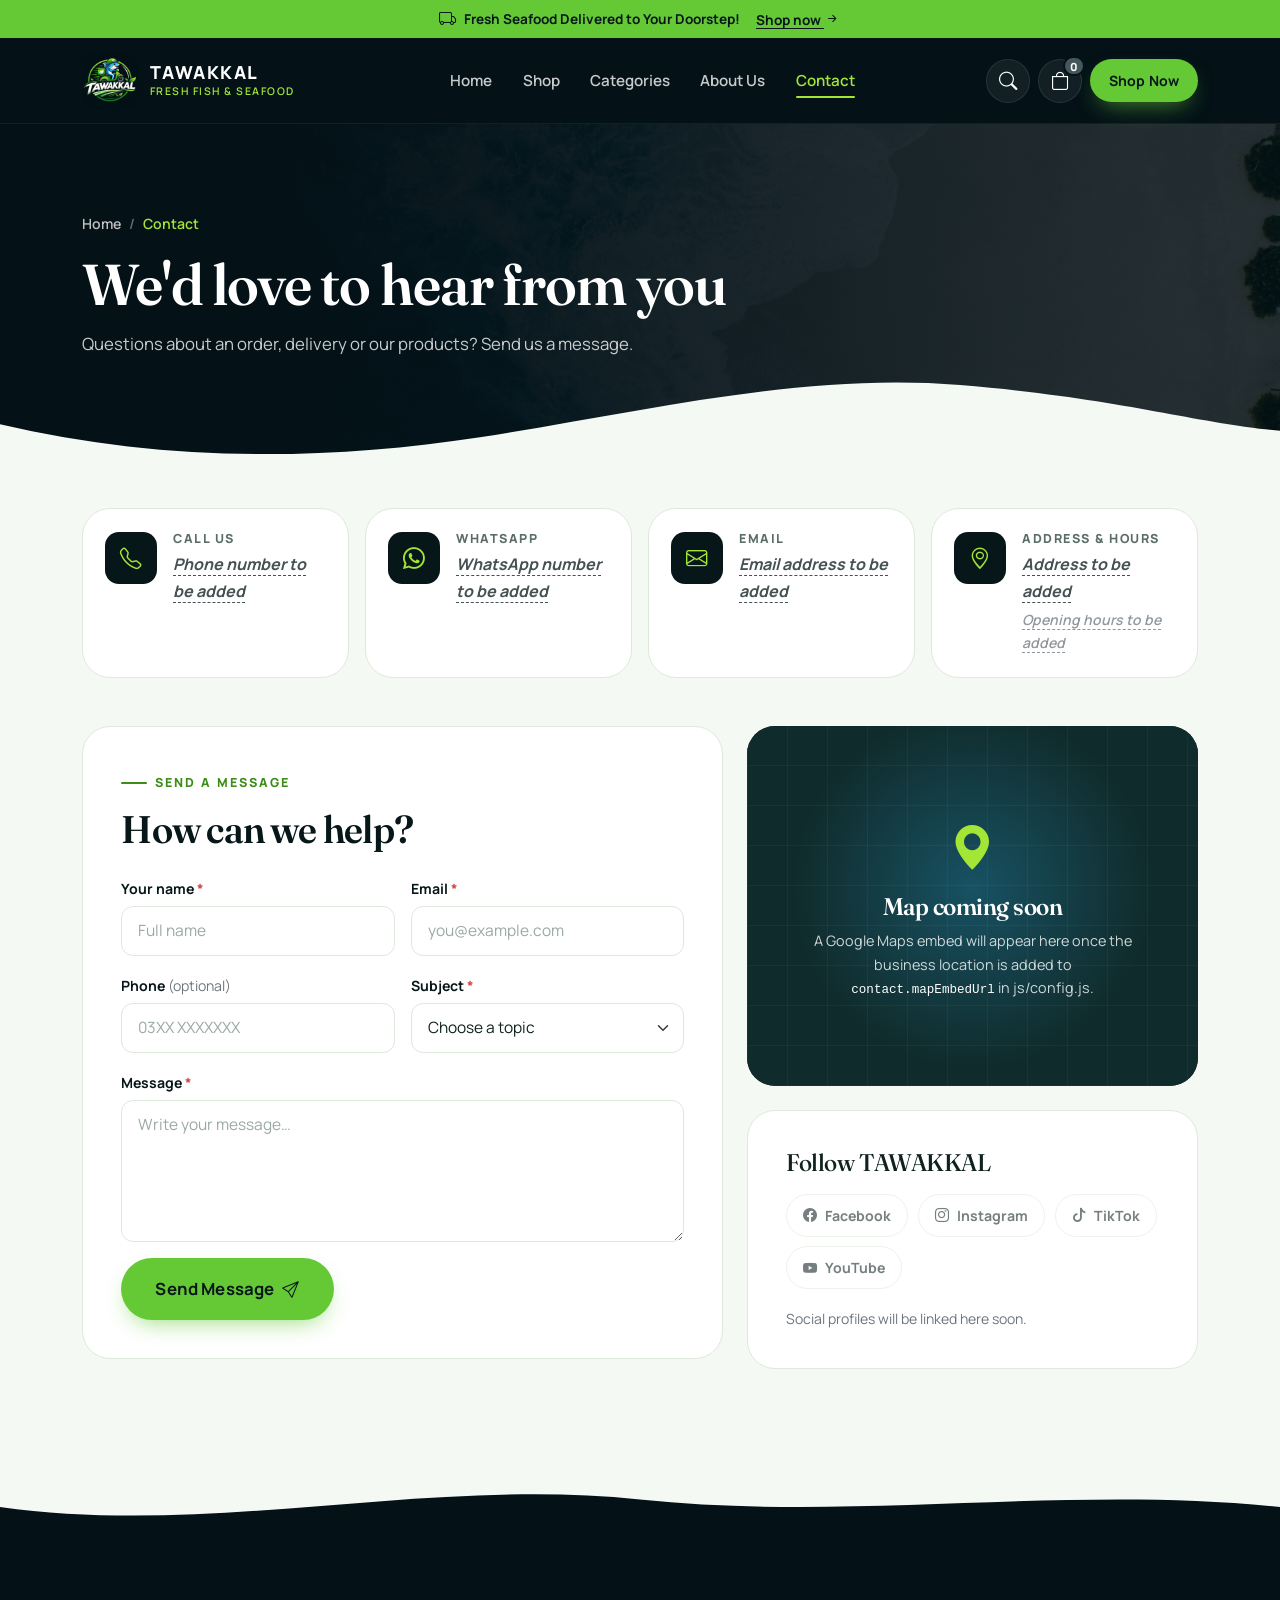
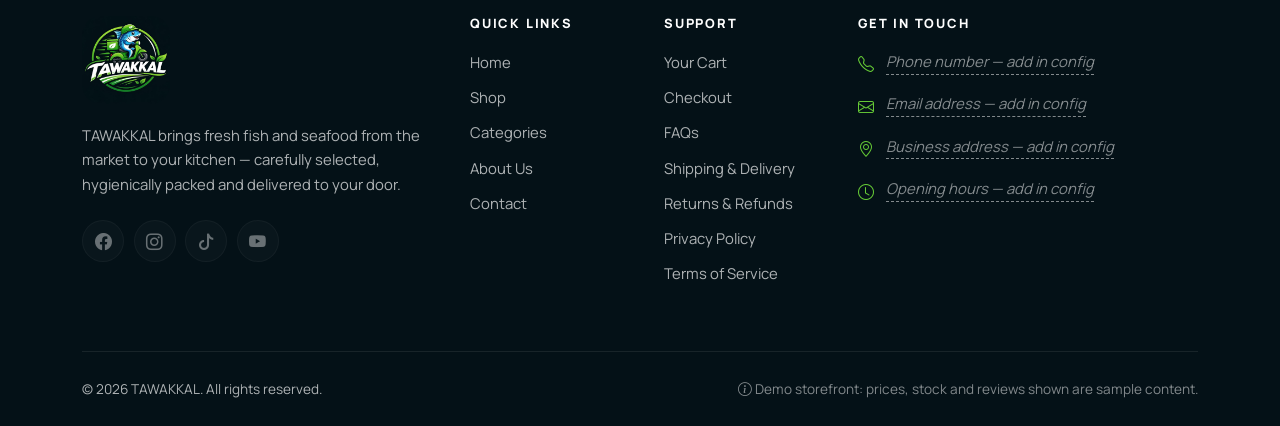
<file: contact.html>
<!doctype html>
<html lang="en">
<head>
  <meta charset="utf-8">
  <meta name="viewport" content="width=device-width, initial-scale=1">
  <title>Contact Us | TAWAKKAL Fresh Fish &amp; Seafood</title>
  <meta name="description" content="Get in touch with TAWAKKAL for orders, delivery questions and feedback about our fresh fish and seafood.">
  <meta name="theme-color" content="#041117">
  <link rel="icon" type="image/png" href="assets/images/favicon.png">
  <link rel="apple-touch-icon" href="assets/images/apple-touch-icon.png">
  <link rel="preconnect" href="https://fonts.googleapis.com">
  <link rel="preconnect" href="https://fonts.gstatic.com" crossorigin>
  <link href="https://fonts.googleapis.com/css2?family=Fraunces:ital,opsz,wght@0,9..144,400..700;1,9..144,400..600&family=Manrope:wght@400;500;600;700;800&display=swap" rel="stylesheet">
  <link href="https://cdn.jsdelivr.net/npm/bootstrap@5.3.3/dist/css/bootstrap.min.css" rel="stylesheet">
  <link href="https://cdn.jsdelivr.net/npm/bootstrap-icons@1.11.3/font/bootstrap-icons.min.css" rel="stylesheet">
  <link href="css/style.css" rel="stylesheet">
  <link href="css/shop.css" rel="stylesheet">
  <link href="css/responsive.css" rel="stylesheet">
</head>
<body data-page="contact">
  <a class="skip-link" href="#main">Skip to content</a>
  <div id="site-header"></div>

  <main id="main">
    <section class="page-hero" aria-labelledby="contact-title">
      <img class="page-hero__bg" src="assets/images/banners/ocean.jpg" alt="" width="1800" height="900">
      <div class="container">
        <nav aria-label="breadcrumb">
          <ol class="breadcrumb tk-breadcrumb">
            <li class="breadcrumb-item"><a href="index.html">Home</a></li>
            <li class="breadcrumb-item active" aria-current="page">Contact</li>
          </ol>
        </nav>
        <h1 id="contact-title">We'd love to hear from you</h1>
        <p>Questions about an order, delivery or our products? Send us a message.</p>
      </div>
      <div class="hero__wave" aria-hidden="true">
        <svg viewBox="0 0 1440 110" preserveAspectRatio="none"><path d="M0,64 C180,110 360,110 540,80 C720,50 900,0 1080,16 C1260,32 1350,64 1440,72 L1440,110 L0,110 Z"/></svg>
      </div>
    </section>

    <section class="section pt-5">
      <div class="container">
        <!-- Info cards (filled from js/config.js) -->
        <div class="row g-3 mb-5" data-contact-cards></div>

        <div class="row g-4">
          <div class="col-lg-7">
            <div class="tk-form-card reveal">
              <span class="eyebrow">Send a message</span>
              <h2 class="mb-4" style="font-size:clamp(1.8rem,3.4vw,2.4rem)">How can we help?</h2>
              <form data-contact-form novalidate>
                <div class="row g-3">
                  <div class="col-md-6">
                    <label for="cName" class="form-label">Your name <span class="req">*</span></label>
                    <input type="text" class="form-control" id="cName" name="name" required minlength="2" data-validate="name" autocomplete="name" placeholder="Full name">
                    <div class="invalid-feedback">Please enter your name.</div>
                  </div>
                  <div class="col-md-6">
                    <label for="cEmail" class="form-label">Email <span class="req">*</span></label>
                    <input type="email" class="form-control" id="cEmail" name="email" required autocomplete="email" placeholder="you@example.com">
                    <div class="invalid-feedback">Please enter a valid email address.</div>
                  </div>
                  <div class="col-md-6">
                    <label for="cPhone" class="form-label">Phone <span class="text-secondary fw-normal">(optional)</span></label>
                    <input type="tel" class="form-control" id="cPhone" name="phone" data-validate="phone" autocomplete="tel" placeholder="03XX XXXXXXX" inputmode="tel">
                    <div class="invalid-feedback">Please enter a valid phone number (10–14 digits).</div>
                  </div>
                  <div class="col-md-6">
                    <label for="cSubject" class="form-label">Subject <span class="req">*</span></label>
                    <select class="form-select" id="cSubject" name="subject" required>
                      <option value="">Choose a topic</option>
                      <option>Order enquiry</option>
                      <option>Delivery question</option>
                      <option>Product question</option>
                      <option>Bulk / event order</option>
                      <option>Feedback</option>
                      <option>Other</option>
                    </select>
                    <div class="invalid-feedback">Please choose a subject.</div>
                  </div>
                  <div class="col-12">
                    <label for="cMessage" class="form-label">Message <span class="req">*</span></label>
                    <textarea class="form-control" id="cMessage" name="message" rows="5" required minlength="10" maxlength="1500" placeholder="Write your message…"></textarea>
                    <div class="invalid-feedback">Please write a message (at least 10 characters).</div>
                  </div>
                  <div class="col-12">
                    <button type="submit" class="btn btn-tk btn-tk--lg">Send Message <i class="bi bi-send"></i></button>
                  </div>
                </div>
              </form>
              <div class="tk-form-status" data-contact-status hidden role="status"></div>
            </div>
          </div>
          <div class="col-lg-5">
            <div class="d-flex flex-column gap-4 h-100">
              <div class="map-box reveal" data-map aria-label="Map location"></div>
              <div class="tk-form-card reveal">
                <h2 class="h4 mb-3">Follow TAWAKKAL</h2>
                <div class="social-row" data-social-row></div>
              </div>
            </div>
          </div>
        </div>
      </div>
    </section>
  </main>

  <div id="site-footer"></div>

  <script src="https://cdn.jsdelivr.net/npm/bootstrap@5.3.3/dist/js/bootstrap.bundle.min.js"></script>
  <script src="js/config.js"></script>
  <script src="js/products.js"></script>
  <script src="js/cart.js"></script>
  <script src="js/main.js"></script>
  <script src="js/contact.js"></script>
</body>
</html>
</file>
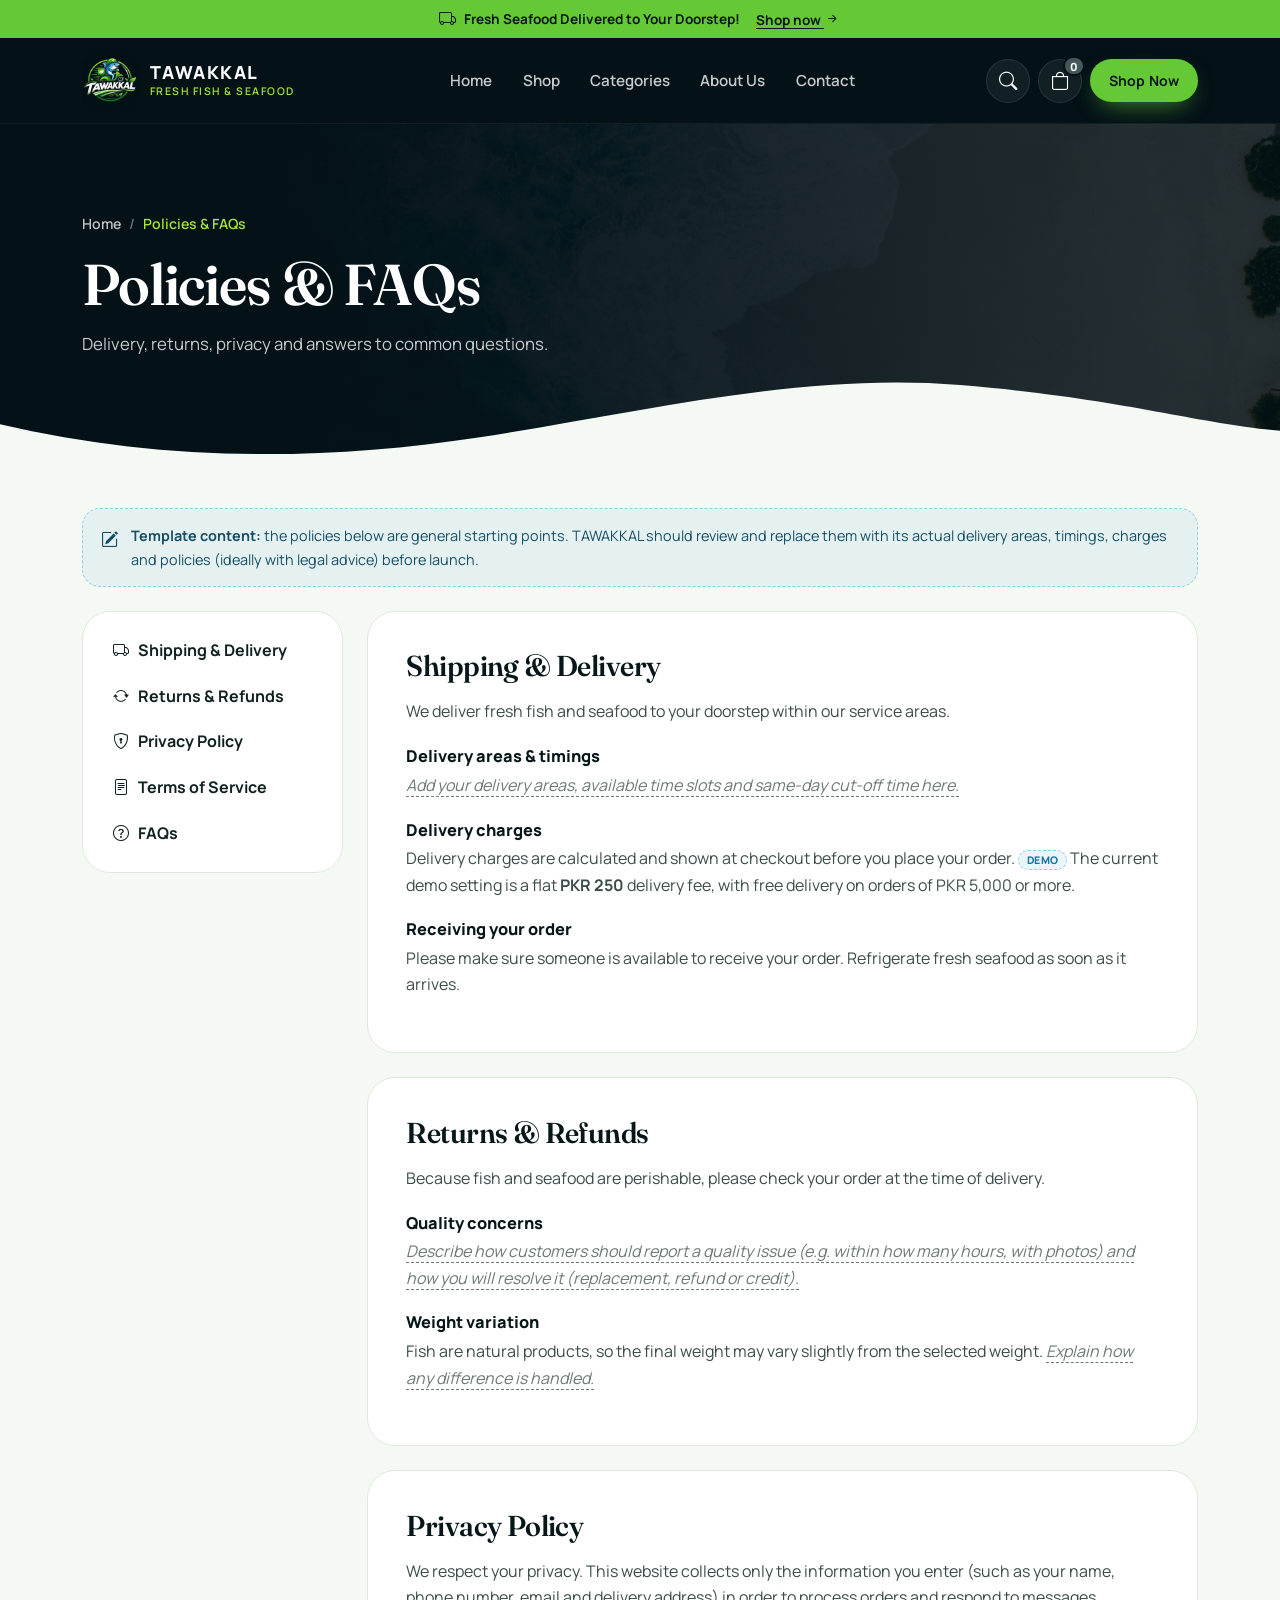
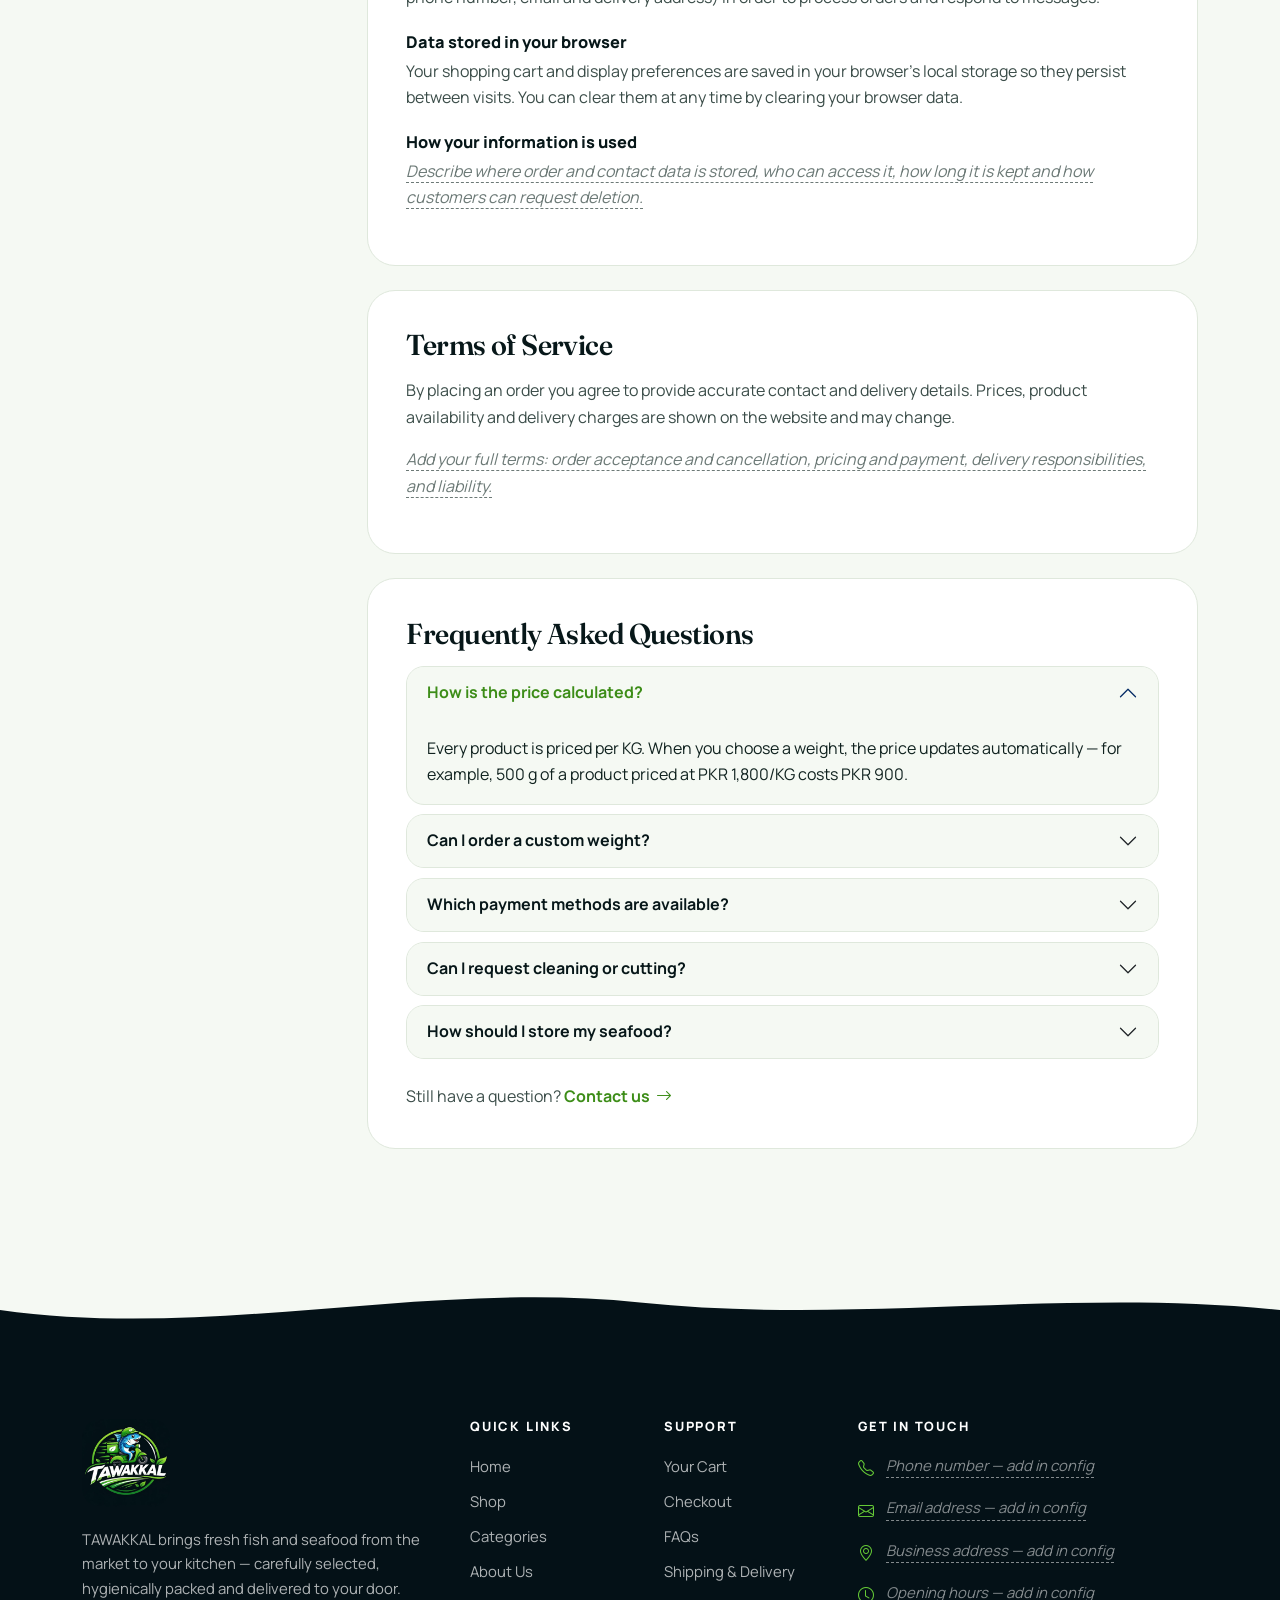
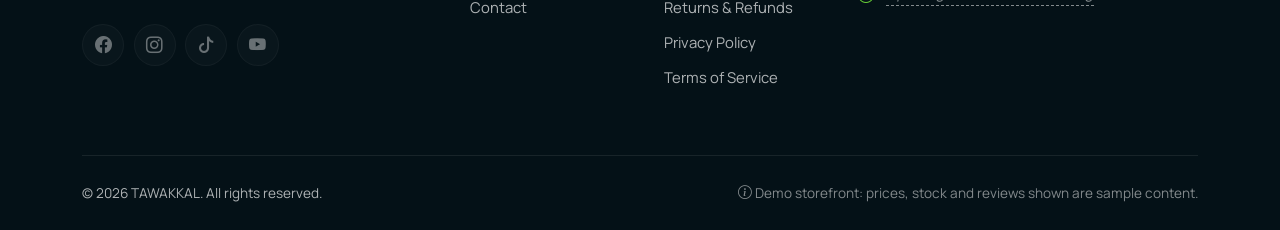
<file: policies.html>
<!doctype html>
<html lang="en">
<head>
  <meta charset="utf-8">
  <meta name="viewport" content="width=device-width, initial-scale=1">
  <title>Shipping, Returns, Privacy &amp; FAQs | TAWAKKAL</title>
  <meta name="description" content="TAWAKKAL shipping and delivery information, returns and refunds, privacy policy, terms of service and frequently asked questions.">
  <meta name="theme-color" content="#041117">
  <link rel="icon" type="image/png" href="assets/images/favicon.png">
  <link rel="apple-touch-icon" href="assets/images/apple-touch-icon.png">
  <link rel="preconnect" href="https://fonts.googleapis.com">
  <link rel="preconnect" href="https://fonts.gstatic.com" crossorigin>
  <link href="https://fonts.googleapis.com/css2?family=Fraunces:ital,opsz,wght@0,9..144,400..700;1,9..144,400..600&family=Manrope:wght@400;500;600;700;800&display=swap" rel="stylesheet">
  <link href="https://cdn.jsdelivr.net/npm/bootstrap@5.3.3/dist/css/bootstrap.min.css" rel="stylesheet">
  <link href="https://cdn.jsdelivr.net/npm/bootstrap-icons@1.11.3/font/bootstrap-icons.min.css" rel="stylesheet">
  <link href="css/style.css" rel="stylesheet">
  <link href="css/shop.css" rel="stylesheet">
  <link href="css/responsive.css" rel="stylesheet">
</head>
<body data-page="policies">
  <a class="skip-link" href="#main">Skip to content</a>
  <div id="site-header"></div>

  <main id="main">
    <section class="page-hero" aria-labelledby="pol-title">
      <img class="page-hero__bg" src="assets/images/banners/ocean.jpg" alt="" width="1800" height="900">
      <div class="container">
        <nav aria-label="breadcrumb">
          <ol class="breadcrumb tk-breadcrumb">
            <li class="breadcrumb-item"><a href="index.html">Home</a></li>
            <li class="breadcrumb-item active" aria-current="page">Policies &amp; FAQs</li>
          </ol>
        </nav>
        <h1 id="pol-title">Policies &amp; FAQs</h1>
        <p>Delivery, returns, privacy and answers to common questions.</p>
      </div>
      <div class="hero__wave" aria-hidden="true">
        <svg viewBox="0 0 1440 110" preserveAspectRatio="none"><path d="M0,64 C180,110 360,110 540,80 C720,50 900,0 1080,16 C1260,32 1350,64 1440,72 L1440,110 L0,110 Z"/></svg>
      </div>
    </section>

    <section class="section pt-5">
      <div class="container">
        <div class="notice mb-4" role="note">
          <i class="bi bi-pencil-square" aria-hidden="true"></i>
          <span><strong>Template content:</strong> the policies below are general starting points. TAWAKKAL should review and replace them with its actual delivery areas, timings, charges and policies (ideally with legal advice) before launch.</span>
        </div>
        <div class="row g-4">
          <div class="col-lg-3">
            <nav class="policy-nav" aria-label="Policy sections">
              <a href="#shipping"><i class="bi bi-truck"></i> Shipping &amp; Delivery</a>
              <a href="#returns"><i class="bi bi-arrow-repeat"></i> Returns &amp; Refunds</a>
              <a href="#privacy"><i class="bi bi-shield-lock"></i> Privacy Policy</a>
              <a href="#terms"><i class="bi bi-file-text"></i> Terms of Service</a>
              <a href="#faq"><i class="bi bi-question-circle"></i> FAQs</a>
            </nav>
          </div>
          <div class="col-lg-9">
            <article class="policy-block" id="shipping">
              <h2>Shipping &amp; Delivery</h2>
              <p>We deliver fresh fish and seafood to your doorstep within our service areas.</p>
              <h3>Delivery areas &amp; timings</h3>
              <p><span class="tk-placeholder">Add your delivery areas, available time slots and same-day cut-off time here.</span></p>
              <h3>Delivery charges</h3>
              <p>Delivery charges are calculated and shown at checkout before you place your order. <span class="demo-tag">Demo</span> The current demo setting is a flat <strong data-fee></strong> delivery fee<span data-free></span>.</p>
              <h3>Receiving your order</h3>
              <p>Please make sure someone is available to receive your order. Refrigerate fresh seafood as soon as it arrives.</p>
            </article>

            <article class="policy-block" id="returns">
              <h2>Returns &amp; Refunds</h2>
              <p>Because fish and seafood are perishable, please check your order at the time of delivery.</p>
              <h3>Quality concerns</h3>
              <p><span class="tk-placeholder">Describe how customers should report a quality issue (e.g. within how many hours, with photos) and how you will resolve it (replacement, refund or credit).</span></p>
              <h3>Weight variation</h3>
              <p>Fish are natural products, so the final weight may vary slightly from the selected weight. <span class="tk-placeholder">Explain how any difference is handled.</span></p>
            </article>

            <article class="policy-block" id="privacy">
              <h2>Privacy Policy</h2>
              <p>We respect your privacy. This website collects only the information you enter (such as your name, phone number, email and delivery address) in order to process orders and respond to messages.</p>
              <h3>Data stored in your browser</h3>
              <p>Your shopping cart and display preferences are saved in your browser's local storage so they persist between visits. You can clear them at any time by clearing your browser data.</p>
              <h3>How your information is used</h3>
              <p><span class="tk-placeholder">Describe where order and contact data is stored, who can access it, how long it is kept and how customers can request deletion.</span></p>
            </article>

            <article class="policy-block" id="terms">
              <h2>Terms of Service</h2>
              <p>By placing an order you agree to provide accurate contact and delivery details. Prices, product availability and delivery charges are shown on the website and may change.</p>
              <p><span class="tk-placeholder">Add your full terms: order acceptance and cancellation, pricing and payment, delivery responsibilities, and liability.</span></p>
            </article>

            <article class="policy-block" id="faq">
              <h2>Frequently Asked Questions</h2>
              <div class="accordion tk-accordion" id="faqAcc">
                <div class="accordion-item">
                  <h3 class="accordion-header m-0"><button class="accordion-button" type="button" data-bs-toggle="collapse" data-bs-target="#f1" aria-expanded="true" aria-controls="f1">How is the price calculated?</button></h3>
                  <div id="f1" class="accordion-collapse collapse show" data-bs-parent="#faqAcc"><div class="accordion-body">Every product is priced per KG. When you choose a weight, the price updates automatically — for example, 500 g of a product priced at PKR 1,800/KG costs PKR 900.</div></div>
                </div>
                <div class="accordion-item">
                  <h3 class="accordion-header m-0"><button class="accordion-button collapsed" type="button" data-bs-toggle="collapse" data-bs-target="#f2" aria-expanded="false" aria-controls="f2">Can I order a custom weight?</button></h3>
                  <div id="f2" class="accordion-collapse collapse" data-bs-parent="#faqAcc"><div class="accordion-body">Yes. On any product page, choose <strong>Custom</strong> and enter the weight you need in KG.</div></div>
                </div>
                <div class="accordion-item">
                  <h3 class="accordion-header m-0"><button class="accordion-button collapsed" type="button" data-bs-toggle="collapse" data-bs-target="#f3" aria-expanded="false" aria-controls="f3">Which payment methods are available?</button></h3>
                  <div id="f3" class="accordion-collapse collapse" data-bs-parent="#faqAcc"><div class="accordion-body">Available payment methods are shown at checkout.</div></div>
                </div>
                <div class="accordion-item">
                  <h3 class="accordion-header m-0"><button class="accordion-button collapsed" type="button" data-bs-toggle="collapse" data-bs-target="#f4" aria-expanded="false" aria-controls="f4">Can I request cleaning or cutting?</button></h3>
                  <div id="f4" class="accordion-collapse collapse" data-bs-parent="#faqAcc"><div class="accordion-body">You can add your preference in the "Additional instructions" box at checkout. <span class="tk-placeholder">Confirm which cleaning/cutting options you offer.</span></div></div>
                </div>
                <div class="accordion-item">
                  <h3 class="accordion-header m-0"><button class="accordion-button collapsed" type="button" data-bs-toggle="collapse" data-bs-target="#f5" aria-expanded="false" aria-controls="f5">How should I store my seafood?</button></h3>
                  <div id="f5" class="accordion-collapse collapse" data-bs-parent="#faqAcc"><div class="accordion-body">Refrigerate immediately and cook within a day for the best taste, or freeze in an airtight bag for longer storage. Thaw frozen seafood in the refrigerator.</div></div>
                </div>
              </div>
              <p class="mt-4 mb-0">Still have a question? <a href="contact.html" class="tk-link">Contact us <i class="bi bi-arrow-right"></i></a></p>
            </article>
          </div>
        </div>
      </div>
    </section>
  </main>

  <div id="site-footer"></div>

  <script src="https://cdn.jsdelivr.net/npm/bootstrap@5.3.3/dist/js/bootstrap.bundle.min.js"></script>
  <script src="js/config.js"></script>
  <script src="js/products.js"></script>
  <script src="js/cart.js"></script>
  <script src="js/main.js"></script>
  <script>
    // Show the configured (demo) delivery settings in the shipping policy
    (function () {
      var d = TK_CONFIG.delivery, m = TK.money;
      document.querySelector("[data-fee]").textContent = m(d.fee);
      document.querySelector("[data-free]").textContent = d.freeDeliveryThreshold > 0 ? ", with free delivery on orders of " + m(d.freeDeliveryThreshold) + " or more" : "";
    })();
  </script>
</body>
</html>
</file>
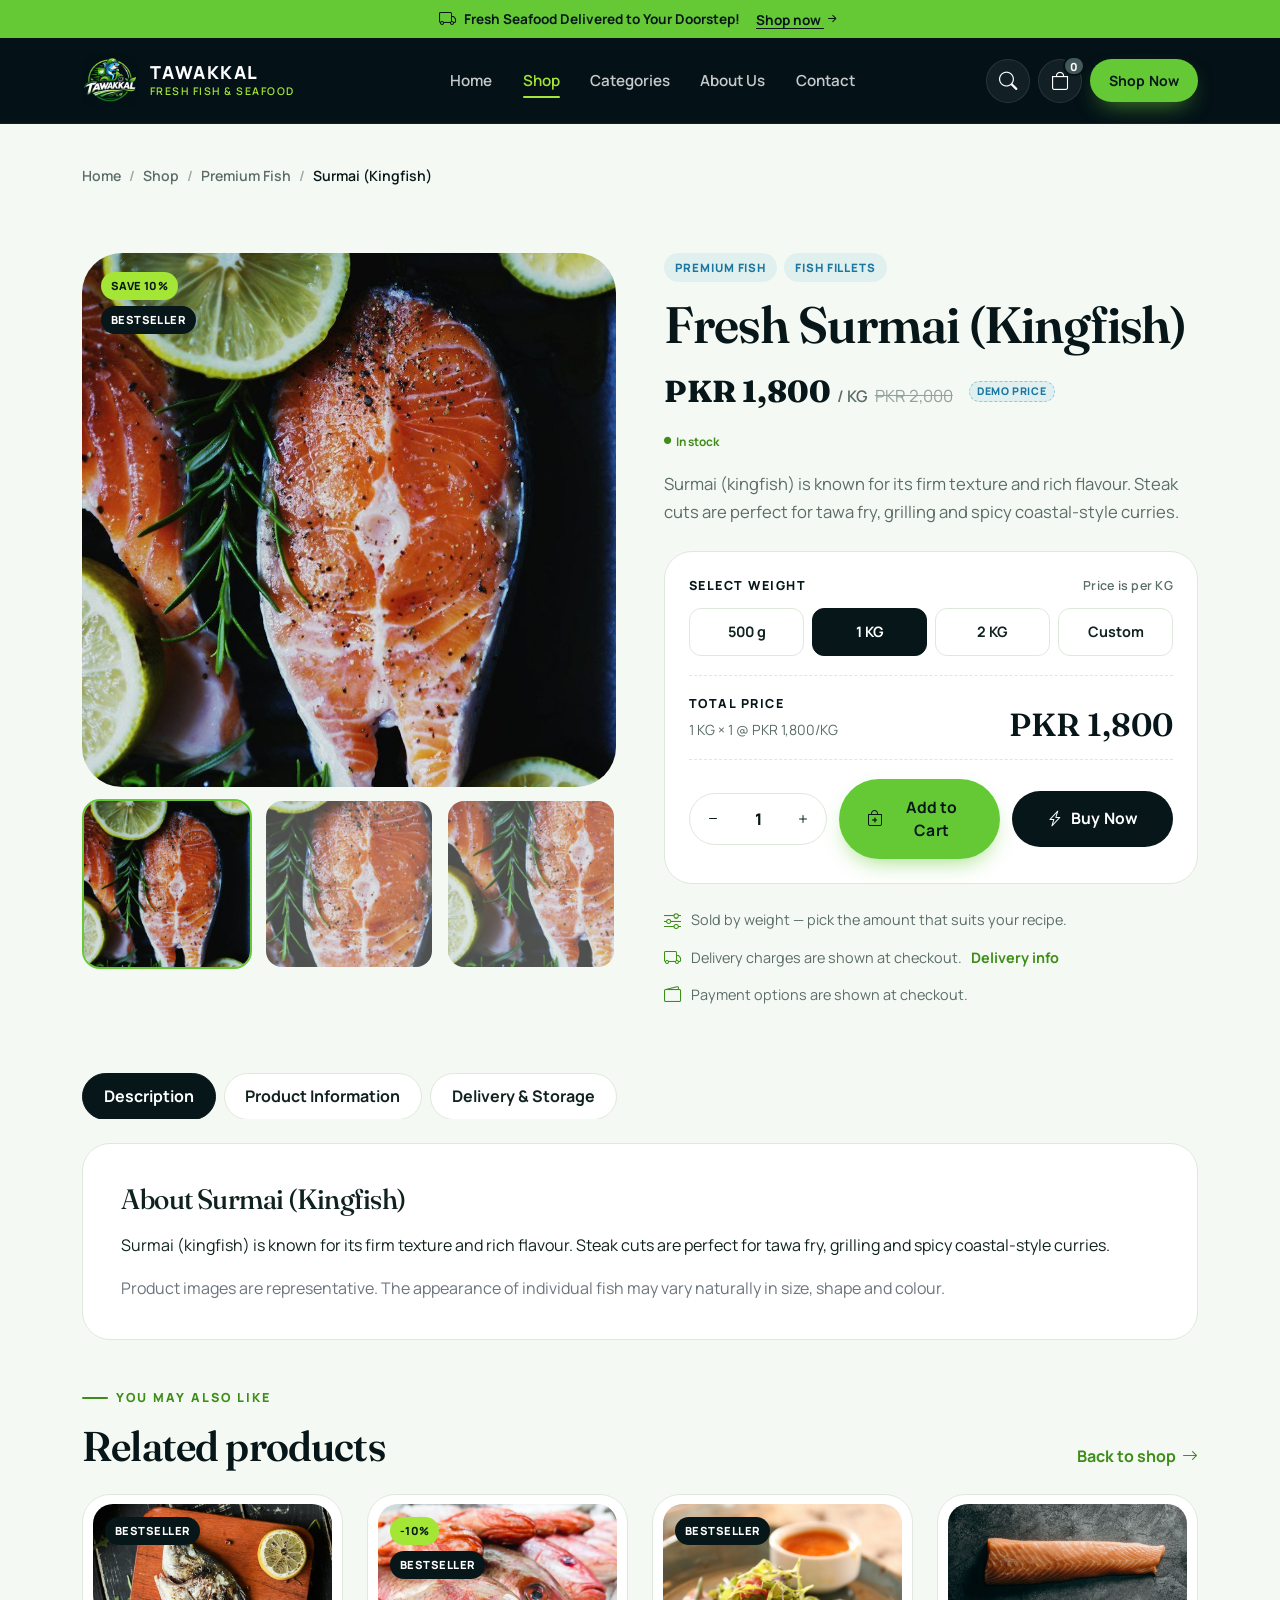
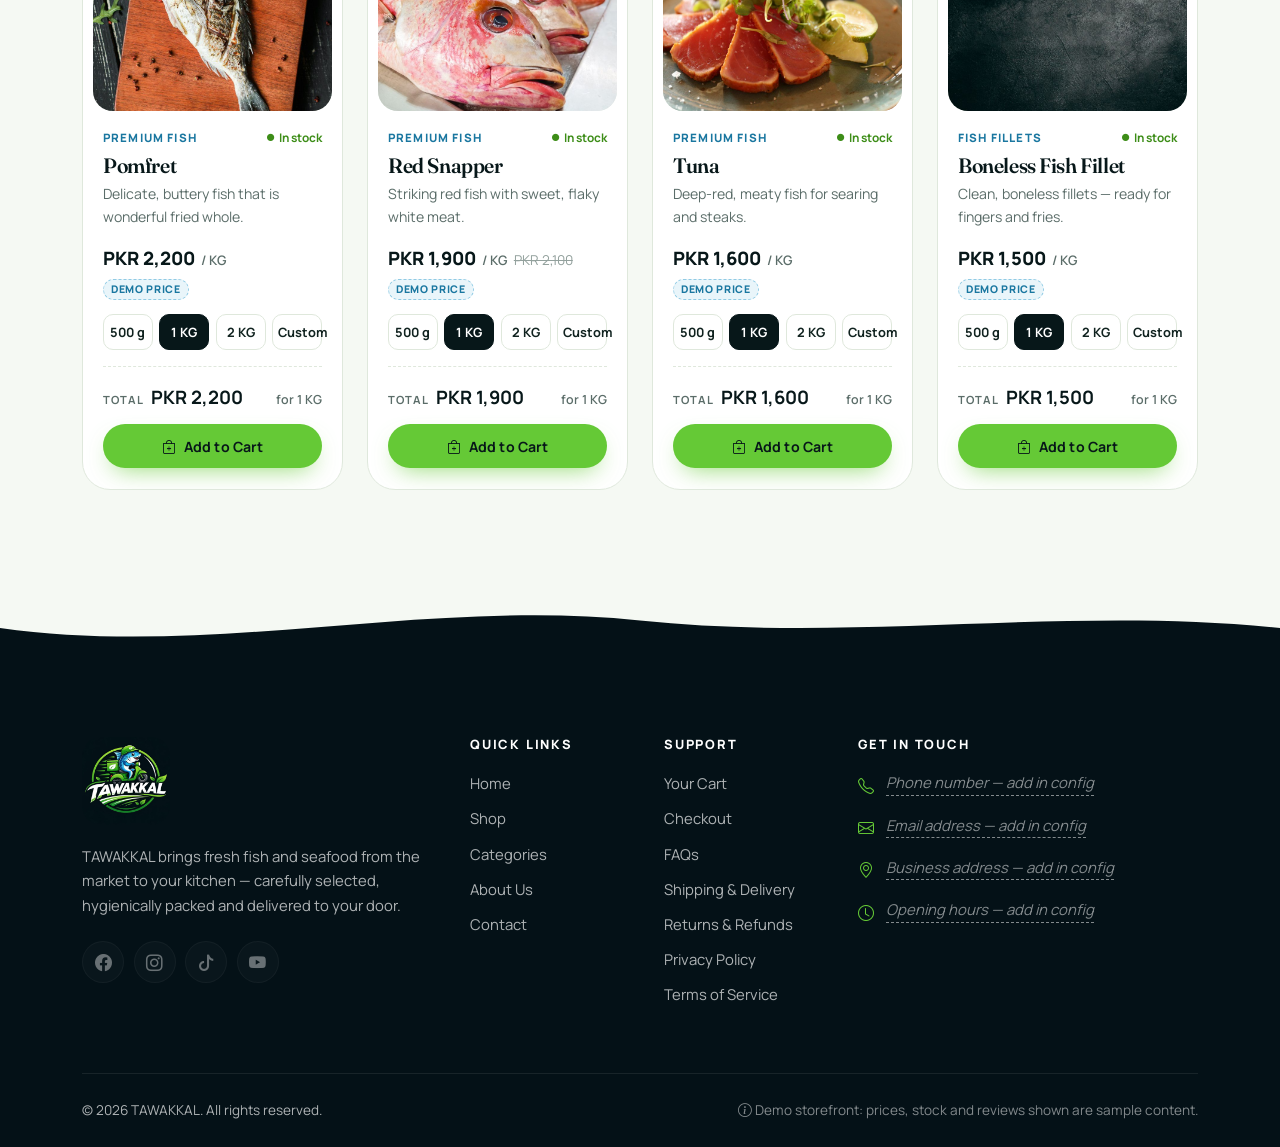
<file: product-details.html>
<!doctype html>
<html lang="en">
<head>
  <meta charset="utf-8">
  <meta name="viewport" content="width=device-width, initial-scale=1">
  <title>Product Details | TAWAKKAL Fresh Fish &amp; Seafood</title>
  <meta name="description" content="View fresh fish and seafood details at TAWAKKAL — price per KG, weight options, product information and delivery details.">
  <meta name="theme-color" content="#041117">
  <link rel="icon" type="image/png" href="assets/images/favicon.png">
  <link rel="apple-touch-icon" href="assets/images/apple-touch-icon.png">
  <link rel="preconnect" href="https://fonts.googleapis.com">
  <link rel="preconnect" href="https://fonts.gstatic.com" crossorigin>
  <link href="https://fonts.googleapis.com/css2?family=Fraunces:ital,opsz,wght@0,9..144,400..700;1,9..144,400..600&family=Manrope:wght@400;500;600;700;800&display=swap" rel="stylesheet">
  <link href="https://cdn.jsdelivr.net/npm/bootstrap@5.3.3/dist/css/bootstrap.min.css" rel="stylesheet">
  <link href="https://cdn.jsdelivr.net/npm/bootstrap-icons@1.11.3/font/bootstrap-icons.min.css" rel="stylesheet">
  <link href="css/style.css" rel="stylesheet">
  <link href="css/shop.css" rel="stylesheet">
  <link href="css/responsive.css" rel="stylesheet">
</head>
<body data-page="shop">
  <a class="skip-link" href="#main">Skip to content</a>
  <div id="site-header"></div>

  <main id="main">
    <!-- Rendered by js/product.js from the ?id= in the URL -->
    <div data-product-root>
      <div class="container pd-notfound text-center">
        <div class="spinner-border text-success" role="status"><span class="visually-hidden">Loading product…</span></div>
      </div>
    </div>

    <section class="section pt-4" data-related-section hidden aria-labelledby="related-title">
      <div class="container">
        <div class="d-flex flex-wrap justify-content-between align-items-end gap-3 mb-4">
          <div>
            <span class="eyebrow">You may also like</span>
            <h2 id="related-title" class="mb-0" style="font-size:clamp(1.8rem,3.5vw,2.6rem)">Related products</h2>
          </div>
          <a href="shop.html" class="tk-link">Back to shop <i class="bi bi-arrow-right"></i></a>
        </div>
        <div class="row g-4" data-related></div>
      </div>
    </section>
  </main>

  <div id="site-footer"></div>

  <script src="https://cdn.jsdelivr.net/npm/bootstrap@5.3.3/dist/js/bootstrap.bundle.min.js"></script>
  <script src="js/config.js"></script>
  <script src="js/products.js"></script>
  <script src="js/cart.js"></script>
  <script src="js/main.js"></script>
  <script src="js/product.js"></script>
</body>
</html>
</file>
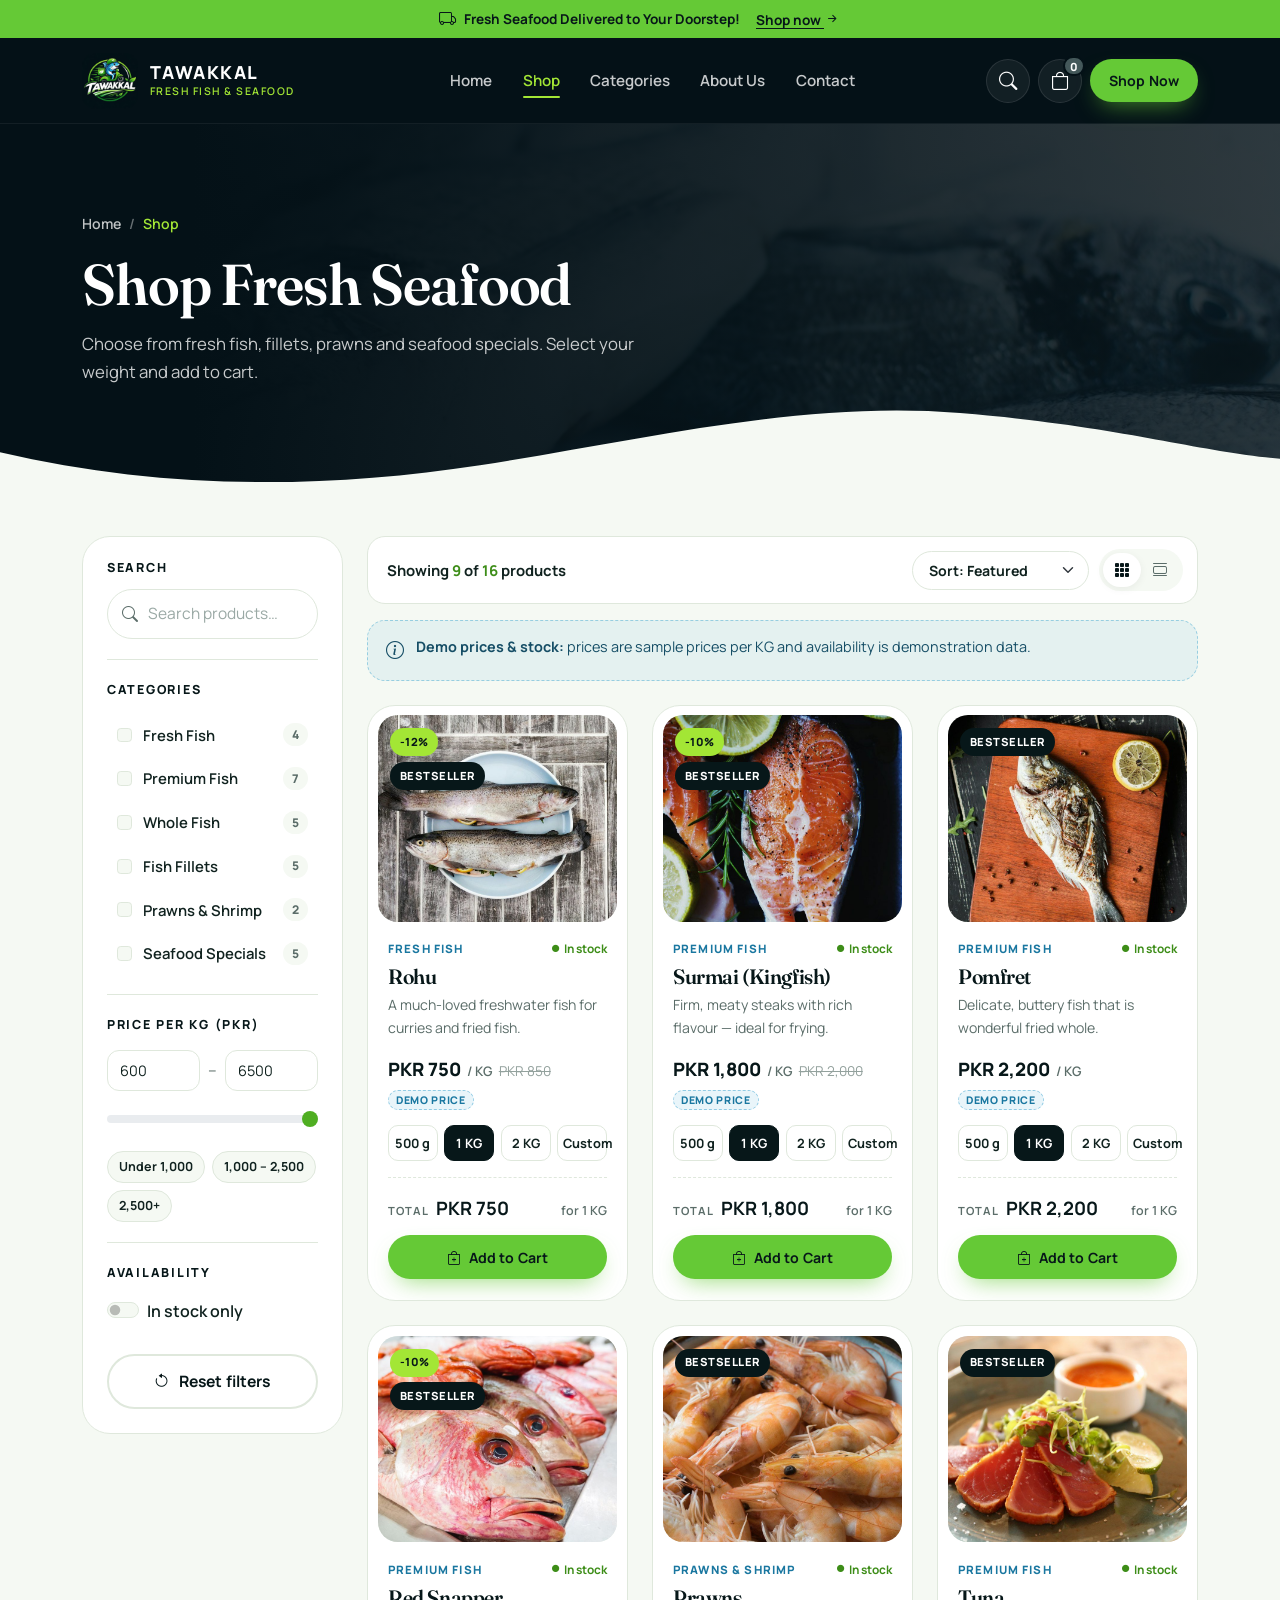
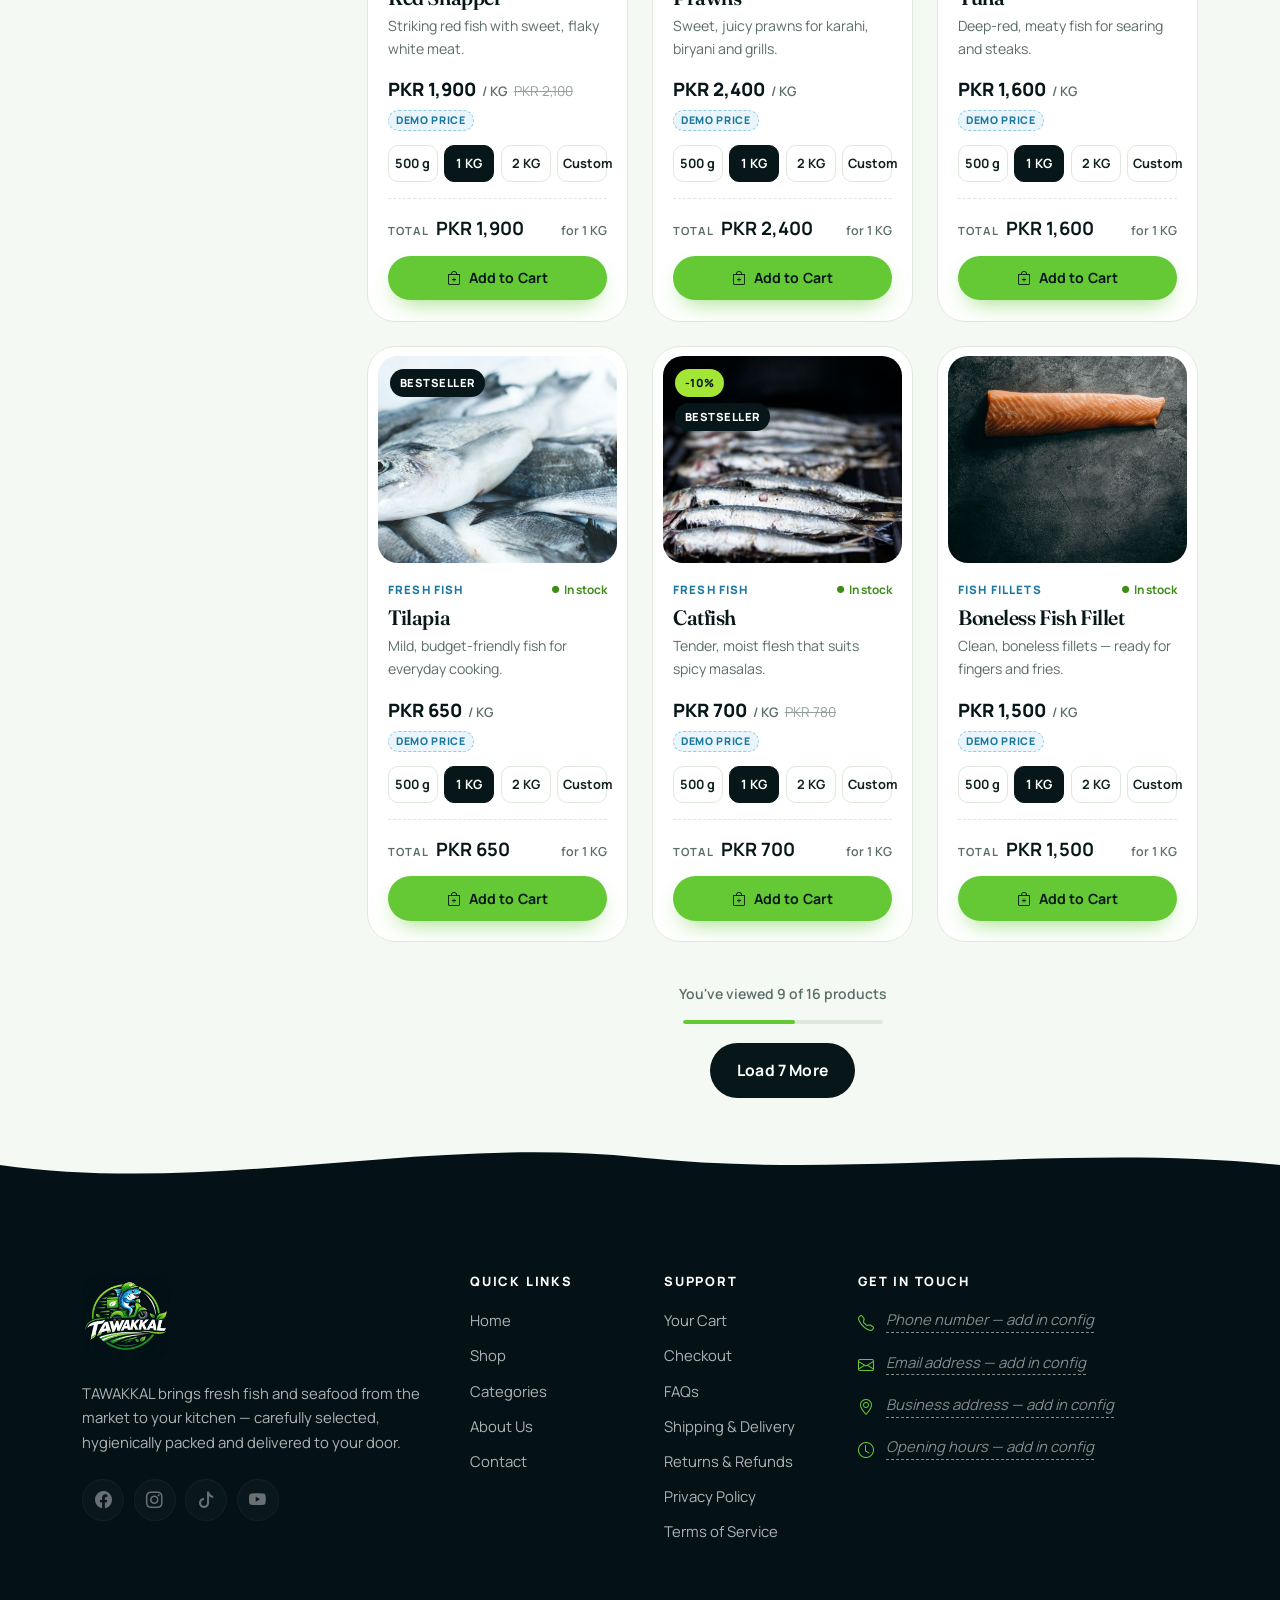
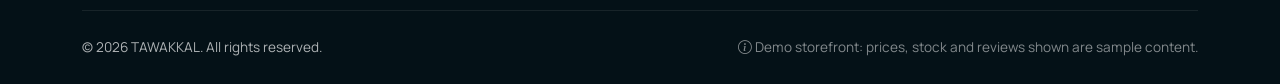
<file: shop.html>
<!doctype html>
<html lang="en">
<head>
  <meta charset="utf-8">
  <meta name="viewport" content="width=device-width, initial-scale=1">
  <title>Shop Fresh Fish &amp; Seafood Online | TAWAKKAL</title>
  <meta name="description" content="Browse TAWAKKAL's fresh fish and seafood: Rohu, Surmai, Pomfret, Red Snapper, Prawns, fillets and more. Filter by category and price, choose your weight and order online.">
  <meta name="theme-color" content="#041117">
  <link rel="icon" type="image/png" href="assets/images/favicon.png">
  <link rel="apple-touch-icon" href="assets/images/apple-touch-icon.png">
  <link rel="preconnect" href="https://fonts.googleapis.com">
  <link rel="preconnect" href="https://fonts.gstatic.com" crossorigin>
  <link href="https://fonts.googleapis.com/css2?family=Fraunces:ital,opsz,wght@0,9..144,400..700;1,9..144,400..600&family=Manrope:wght@400;500;600;700;800&display=swap" rel="stylesheet">
  <link href="https://cdn.jsdelivr.net/npm/bootstrap@5.3.3/dist/css/bootstrap.min.css" rel="stylesheet">
  <link href="https://cdn.jsdelivr.net/npm/bootstrap-icons@1.11.3/font/bootstrap-icons.min.css" rel="stylesheet">
  <link href="css/style.css" rel="stylesheet">
  <link href="css/shop.css" rel="stylesheet">
  <link href="css/responsive.css" rel="stylesheet">
</head>
<body data-page="shop">
  <a class="skip-link" href="#main">Skip to content</a>
  <div id="site-header"></div>

  <main id="main">
    <section class="page-hero" aria-labelledby="shop-title">
      <img class="page-hero__bg" src="assets/images/banners/fish-on-ice.jpg" alt="" width="1800" height="1200">
      <div class="container">
        <nav aria-label="breadcrumb">
          <ol class="breadcrumb tk-breadcrumb">
            <li class="breadcrumb-item"><a href="index.html">Home</a></li>
            <li class="breadcrumb-item active" aria-current="page" data-crumb>Shop</li>
          </ol>
        </nav>
        <h1 id="shop-title" data-shop-title>Shop Fresh Seafood</h1>
        <p data-shop-sub>Choose from fresh fish, fillets, prawns and seafood specials. Select your weight and add to cart.</p>
      </div>
      <div class="hero__wave" aria-hidden="true">
        <svg viewBox="0 0 1440 110" preserveAspectRatio="none"><path d="M0,64 C180,110 360,110 540,80 C720,50 900,0 1080,16 C1260,32 1350,64 1440,72 L1440,110 L0,110 Z"/></svg>
      </div>
    </section>

    <section class="shop-wrap">
      <div class="container">
        <div class="row g-4">
          <!-- Filters -->
          <aside class="col-lg-3 filters-col" aria-label="Product filters">
            <div class="offcanvas-lg offcanvas-start" tabindex="-1" id="filtersPanel" aria-labelledby="filtersLabel">
              <div class="offcanvas-header border-bottom">
                <h2 class="offcanvas-title h4" id="filtersLabel">Filters</h2>
                <button type="button" class="btn-close" data-bs-dismiss="offcanvas" data-bs-target="#filtersPanel" aria-label="Close filters"></button>
              </div>
              <div class="offcanvas-body">
                <form class="filters w-100" data-filters onsubmit="return false">
                  <div class="filters__group">
                    <h3 class="filters__title"><label for="shopSearch">Search</label></h3>
                    <div class="filters__search">
                      <i class="bi bi-search" aria-hidden="true"></i>
                      <input type="search" id="shopSearch" class="form-control" placeholder="Search products…" autocomplete="off">
                    </div>
                  </div>
                  <fieldset class="filters__group">
                    <legend class="filters__title">Categories</legend>
                    <ul class="cat-list" data-cat-list></ul>
                  </fieldset>
                  <fieldset class="filters__group">
                    <legend class="filters__title">Price per KG (PKR)</legend>
                    <div class="price-inputs">
                      <label class="visually-hidden" for="priceMin">Minimum price</label>
                      <input type="number" class="form-control" id="priceMin" inputmode="numeric" min="0" step="50">
                      <span>–</span>
                      <label class="visually-hidden" for="priceMax">Maximum price</label>
                      <input type="number" class="form-control" id="priceMax" inputmode="numeric" min="0" step="50">
                    </div>
                    <label class="visually-hidden" for="priceRange">Maximum price slider</label>
                    <input type="range" class="form-range mt-3" id="priceRange" step="50">
                    <div class="price-presets" data-price-presets></div>
                  </fieldset>
                  <fieldset class="filters__group">
                    <legend class="filters__title">Availability</legend>
                    <div class="form-check form-switch">
                      <input class="form-check-input" type="checkbox" role="switch" id="inStockOnly">
                      <label class="form-check-label fw-semibold" for="inStockOnly">In stock only</label>
                    </div>
                  </fieldset>
                  <div class="d-grid gap-2 mt-2">
                    <button type="button" class="btn btn-tk-ghost" data-reset-filters><i class="bi bi-arrow-counterclockwise"></i> Reset filters</button>
                    <button type="button" class="btn btn-tk d-lg-none" data-bs-dismiss="offcanvas" data-bs-target="#filtersPanel">Show <span data-result-count-btn>0</span> results</button>
                  </div>
                </form>
              </div>
            </div>
          </aside>

          <!-- Products -->
          <div class="col-lg-9">
            <div class="shop-toolbar">
              <div class="d-flex align-items-center gap-2">
                <button class="btn btn-tk-ghost filter-btn d-lg-none" type="button" data-bs-toggle="offcanvas" data-bs-target="#filtersPanel" aria-controls="filtersPanel"><i class="bi bi-sliders"></i> Filters</button>
                <p class="shop-toolbar__count mb-0" aria-live="polite" data-result-count>Showing products</p>
              </div>
              <div class="shop-toolbar__right">
                <label class="visually-hidden" for="sortBy">Sort products</label>
                <select class="form-select" id="sortBy">
                  <option value="featured">Sort: Featured</option>
                  <option value="price-asc">Price: Low to High</option>
                  <option value="price-desc">Price: High to Low</option>
                  <option value="name-asc">Name: A to Z</option>
                  <option value="name-desc">Name: Z to A</option>
                  <option value="discount">Biggest Savings</option>
                </select>
                <div class="view-toggle" role="group" aria-label="Product view">
                  <button type="button" class="is-active" data-view="grid" aria-pressed="true" aria-label="Grid view"><i class="bi bi-grid-3x3-gap-fill"></i></button>
                  <button type="button" data-view="list" aria-pressed="false" aria-label="List view"><i class="bi bi-view-list"></i></button>
                </div>
              </div>
            </div>
            <div class="active-filters" data-active-filters></div>
            <div class="notice mb-4" role="note">
              <i class="bi bi-info-circle" aria-hidden="true"></i>
              <span><strong>Demo prices &amp; stock:</strong> prices are sample prices per KG and availability is demonstration data.</span>
            </div>
            <div class="row g-4 products-grid" data-products-grid></div>
            <div class="shop-empty text-center p-5 mt-2" data-shop-empty hidden>
              <div class="tk-empty__icon"><i class="bi bi-search"></i></div>
              <h2 class="h3">No products found</h2>
              <p class="text-secondary">Try a different search term, widen the price range or clear your filters.</p>
              <button type="button" class="btn btn-tk" data-reset-filters>Clear all filters</button>
            </div>
            <div class="load-more-wrap" data-load-more-wrap hidden>
              <small data-load-status></small>
              <div class="load-progress"><span data-load-progress></span></div>
              <button type="button" class="btn btn-tk-dark" data-load-more>Load More Products</button>
            </div>
          </div>
        </div>
      </div>
    </section>
  </main>

  <div id="site-footer"></div>

  <script src="https://cdn.jsdelivr.net/npm/bootstrap@5.3.3/dist/js/bootstrap.bundle.min.js"></script>
  <script src="js/config.js"></script>
  <script src="js/products.js"></script>
  <script src="js/cart.js"></script>
  <script src="js/main.js"></script>
  <script src="js/shop.js"></script>
</body>
</html>
</file>
<file: css/style.css>
/* ==========================================================================
   TAWAKKAL — Core styles (design tokens, layout, global components, homepage)
   ========================================================================== */

/* ---------- 1. Design tokens ---------- */
:root {
  --tk-ink: #041117;          /* matches the logo background */
  --tk-navy: #071719;
  --tk-teal: #102b2b;
  --tk-teal-2: #16393a;
  --tk-green: #65c936;
  --tk-green-600: #4fae22;
  --tk-green-700: #3d8d18;     /* accessible green text on white */
  --tk-lime: #a3e635;
  --tk-white: #ffffff;
  --tk-bg: #f5f9f3;
  --tk-bg-2: #ecf3e8;
  --tk-ocean: #269acb;
  --tk-ocean-700: #1a77a0;
  --tk-text: #10221f;
  --tk-muted: #5b6d69;
  --tk-line: #dfe8dc;
  --tk-danger: #d64545;

  --tk-font-display: "Fraunces", Georgia, "Times New Roman", serif;
  --tk-font-body: "Manrope", system-ui, -apple-system, "Segoe UI", Roboto, sans-serif;

  --tk-radius-sm: 10px;
  --tk-radius: 18px;
  --tk-radius-lg: 28px;
  --tk-radius-xl: 40px;

  --tk-shadow-sm: 0 2px 8px rgba(7, 23, 25, 0.06);
  --tk-shadow: 0 12px 32px -12px rgba(7, 23, 25, 0.18);
  --tk-shadow-lg: 0 30px 60px -24px rgba(7, 23, 25, 0.35);

  --tk-ease: cubic-bezier(0.22, 1, 0.36, 1);
  --tk-header-h: 84px;

  /* Bootstrap overrides */
  --bs-body-font-family: var(--tk-font-body);
  --bs-body-color: var(--tk-text);
  --bs-body-bg: var(--tk-bg);
  --bs-link-color-rgb: 61, 141, 24;
  --bs-link-hover-color-rgb: 7, 23, 25;
  --bs-border-color: var(--tk-line);
  --bs-focus-ring-color: rgba(101, 201, 54, 0.35);
}

/* ---------- 2. Base ---------- */
html { scroll-behavior: smooth; scroll-padding-top: calc(var(--tk-header-h) + 16px); }
@media (prefers-reduced-motion: reduce) {
  html { scroll-behavior: auto; }
  *, *::before, *::after { animation-duration: 0.01ms !important; transition-duration: 0.01ms !important; }
}
body {
  font-family: var(--tk-font-body);
  font-size: 1rem;
  line-height: 1.65;
  color: var(--tk-text);
  background: var(--tk-bg);
  -webkit-font-smoothing: antialiased;
  overflow-x: hidden;
}
img { max-width: 100%; height: auto; }
h1, h2, h3, h4, .tk-display {
  font-family: var(--tk-font-display);
  font-weight: 600;
  letter-spacing: -0.02em;
  line-height: 1.12;
  color: var(--tk-navy);
  font-variation-settings: "opsz" 72;
}
a { text-decoration: none; transition: color 0.2s; }
::selection { background: var(--tk-lime); color: var(--tk-navy); }
:focus-visible { outline: 3px solid var(--tk-green); outline-offset: 2px; border-radius: 6px; }
.skip-link {
  position: absolute; left: 1rem; top: -100px; z-index: 2000;
  background: var(--tk-lime); color: var(--tk-navy); padding: 0.6rem 1rem; border-radius: 8px; font-weight: 700;
}
.skip-link:focus { top: 1rem; }

.section { padding: clamp(4rem, 8vw, 7rem) 0; position: relative; }
.section--white { background: var(--tk-white); }
.section--dark { background: var(--tk-navy); color: rgba(255, 255, 255, 0.78); }
.section--dark h2, .section--dark h3 { color: var(--tk-white); }

.eyebrow {
  display: inline-flex; align-items: center; gap: 0.5rem;
  font-family: var(--tk-font-body); font-size: 0.78rem; font-weight: 800;
  letter-spacing: 0.16em; text-transform: uppercase; color: var(--tk-green-700);
  margin-bottom: 0.9rem;
}
.eyebrow::before { content: ""; width: 26px; height: 2px; background: currentColor; border-radius: 2px; }
.section--dark .eyebrow, .on-dark .eyebrow { color: var(--tk-lime); }

.section-head { max-width: 640px; margin-bottom: 3rem; }
.section-head h2 { font-size: clamp(2rem, 4vw, 3rem); margin-bottom: 0.9rem; }
.section-head p { color: var(--tk-muted); font-size: 1.06rem; margin: 0; }
.section--dark .section-head p { color: rgba(255, 255, 255, 0.7); }
.section-head--center { margin-inline: auto; text-align: center; }
.section-head--center .eyebrow::after { content: ""; width: 26px; height: 2px; background: currentColor; border-radius: 2px; }
.accent { font-style: italic; color: var(--tk-green-700); font-weight: 500; }
.section--dark .accent, .on-dark .accent { color: var(--tk-lime); }

.demo-tag {
  display: inline-flex; align-items: center;
  font-family: var(--tk-font-body);
  font-size: 0.66rem; font-weight: 800; letter-spacing: 0.06em; text-transform: uppercase;
  color: var(--tk-ocean-700); background: rgba(38, 154, 203, 0.1);
  border: 1px dashed rgba(38, 154, 203, 0.45);
  padding: 0.12rem 0.45rem; border-radius: 999px; line-height: 1.4; white-space: nowrap; vertical-align: middle;
}
.tk-placeholder {
  color: inherit; opacity: 0.75; font-style: italic;
  border-bottom: 1px dashed currentColor; cursor: help;
}
.tk-link { color: var(--tk-green-700); font-weight: 700; display: inline-flex; align-items: center; gap: 0.35rem; }
.tk-link:hover { color: var(--tk-navy); gap: 0.6rem; }
.tk-link-btn { background: none; border: 0; padding: 0.15rem; color: var(--tk-muted); line-height: 1; border-radius: 6px; }
.tk-link-btn:hover { color: var(--tk-danger); }

/* ---------- 3. Buttons ---------- */
.btn { font-weight: 700; border-radius: 999px; letter-spacing: 0.01em; }
.btn-tk, .btn-tk-outline, .btn-tk-dark, .btn-tk-ghost {
  display: inline-flex; align-items: center; justify-content: center; gap: 0.5rem;
  padding: 0.85rem 1.6rem; font-size: 0.98rem; border: 2px solid transparent;
  transition: transform 0.25s var(--tk-ease), box-shadow 0.25s var(--tk-ease), background-color 0.2s, color 0.2s, border-color 0.2s;
}
.btn-tk { background: var(--tk-green); color: var(--tk-navy); box-shadow: 0 10px 24px -10px rgba(101, 201, 54, 0.75); }
.btn-tk:hover, .btn-tk:focus-visible { background: var(--tk-lime); color: var(--tk-navy); transform: translateY(-2px); box-shadow: 0 16px 30px -12px rgba(101, 201, 54, 0.85); }
.btn-tk:active { transform: translateY(0); }
.btn-tk:disabled, .btn-tk.disabled { background: #cfd8cc; color: #6f7c78; box-shadow: none; transform: none; border-color: transparent; }
.btn-tk.is-added { background: var(--tk-navy); color: var(--tk-lime); }
.btn-tk-outline { background: transparent; color: var(--tk-white); border-color: rgba(255, 255, 255, 0.35); }
.btn-tk-outline:hover, .btn-tk-outline:focus-visible { border-color: var(--tk-lime); color: var(--tk-lime); transform: translateY(-2px); }
.btn-tk-dark { background: var(--tk-navy); color: var(--tk-white); }
.btn-tk-dark:hover, .btn-tk-dark:focus-visible { background: var(--tk-teal); color: var(--tk-lime); transform: translateY(-2px); }
.btn-tk-ghost { background: transparent; color: var(--tk-navy); border-color: var(--tk-line); }
.btn-tk-ghost:hover, .btn-tk-ghost:focus-visible { border-color: var(--tk-navy); color: var(--tk-navy); background: var(--tk-white); }
.btn-tk--sm { padding: 0.55rem 1.05rem; font-size: 0.88rem; }
.btn-tk--lg { padding: 1rem 2rem; font-size: 1.05rem; }

/* ---------- 4. Header ---------- */
#site-header { position: sticky; top: 0; z-index: 1030; min-height: 116px; transition: top 0.35s var(--tk-ease); }
.announce-bar {
  background: var(--tk-green); color: var(--tk-navy);
  font-size: 0.85rem; font-weight: 700; height: 38px; display: flex; align-items: center; text-align: center; overflow: hidden;
}
.announce-bar i { font-size: 1.05rem; }
.announce-bar__link { color: var(--tk-navy); text-decoration: underline; text-underline-offset: 3px; margin-left: 0.5rem; }
.announce-bar__link:hover { color: var(--tk-teal); }
#site-header.is-scrolled { top: -38px; }

.tk-navbar {
  background: var(--tk-ink); /* solid: no backdrop-filter, it would trap the fixed off-canvas menu inside the navbar */
  padding: 0.6rem 0;
  border-bottom: 1px solid rgba(255, 255, 255, 0.06);
  transition: padding 0.3s var(--tk-ease), box-shadow 0.3s;
}
#site-header.is-scrolled .tk-navbar { padding: 0.35rem 0; box-shadow: 0 10px 30px -15px rgba(0, 0, 0, 0.6); }
.tk-brand { display: flex; align-items: center; gap: 0.75rem; margin-right: 1.5rem; }
.tk-brand img { width: 56px; height: 56px; border-radius: 14px; transition: width 0.3s var(--tk-ease), height 0.3s var(--tk-ease); }
#site-header.is-scrolled .tk-brand img { width: 46px; height: 46px; }
.tk-brand__text { display: flex; flex-direction: column; font-family: var(--tk-font-body); font-weight: 800; letter-spacing: 0.08em; color: var(--tk-white); font-size: 1.12rem; line-height: 1.1; }
.tk-brand__text small { font-weight: 600; font-size: 0.66rem; letter-spacing: 0.14em; color: var(--tk-lime); text-transform: uppercase; margin-top: 3px; }
.tk-navbar .nav-link {
  color: rgba(255, 255, 255, 0.78); font-weight: 600; font-size: 0.95rem;
  padding: 0.5rem 0.95rem !important; position: relative;
}
.tk-navbar .nav-link:hover, .tk-navbar .nav-link:focus-visible, .tk-navbar .nav-link.show { color: var(--tk-white); }
.tk-navbar .nav-link.active { color: var(--tk-lime); }
@media (min-width: 992px) {
  .tk-navbar .nav-link::after {
    content: ""; position: absolute; left: 0.95rem; right: 0.95rem; bottom: 0.2rem; height: 2px;
    background: var(--tk-lime); border-radius: 2px; transform: scaleX(0); transform-origin: left; transition: transform 0.3s var(--tk-ease);
  }
  .tk-navbar .nav-link.dropdown-toggle::after { border: 0; margin: 0; vertical-align: 0; }
  .tk-navbar .nav-link:hover::after, .tk-navbar .nav-link.active::after { transform: scaleX(1); }
}
.tk-navbar .dropdown-toggle::before { display: none; }
.tk-dropdown {
  border: 0; border-radius: var(--tk-radius); box-shadow: var(--tk-shadow-lg); padding: 0.6rem; min-width: 230px; margin-top: 0.6rem !important;
}
.tk-dropdown .dropdown-item { border-radius: 10px; padding: 0.55rem 0.85rem; font-weight: 600; color: var(--tk-text); }
.tk-dropdown .dropdown-item:hover, .tk-dropdown .dropdown-item:focus { background: var(--tk-bg); color: var(--tk-green-700); }
.tk-nav-actions { display: flex; align-items: center; gap: 0.5rem; margin-left: auto; }
.tk-icon-btn {
  position: relative; width: 44px; height: 44px; border-radius: 50%;
  display: inline-grid; place-items: center; font-size: 1.15rem;
  background: rgba(255, 255, 255, 0.06); color: var(--tk-white); border: 1px solid rgba(255, 255, 255, 0.1);
  transition: background 0.2s, color 0.2s, transform 0.2s;
}
.tk-icon-btn:hover, .tk-icon-btn:focus-visible { background: var(--tk-green); color: var(--tk-navy); transform: translateY(-1px); }
.tk-cart-count {
  position: absolute; top: -4px; right: -4px; min-width: 20px; height: 20px; padding: 0 5px;
  border-radius: 999px; background: var(--tk-lime); color: var(--tk-navy);
  font-size: 0.7rem; font-weight: 800; display: grid; place-items: center; border: 2px solid var(--tk-ink);
  transition: transform 0.3s var(--tk-ease);
}
.tk-cart-count.is-empty { background: #44585a; color: var(--tk-white); }
.tk-cart-count.bump { animation: bump 0.45s var(--tk-ease); }
@keyframes bump { 40% { transform: scale(1.35); } }

.tk-menu { background: var(--tk-ink); color: var(--tk-white); }
@media (max-width: 991.98px) {
  .tk-menu .navbar-nav .nav-link { font-size: 1.15rem; padding: 0.85rem 0 !important; border-bottom: 1px solid rgba(255, 255, 255, 0.07); }
  .tk-menu .dropdown-menu { background: rgba(255, 255, 255, 0.04); box-shadow: none; }
  .tk-menu .dropdown-item { color: rgba(255, 255, 255, 0.8); }
  .tk-menu .dropdown-item:hover { background: rgba(255, 255, 255, 0.06); color: var(--tk-lime); }
  .tk-menu .dropdown-divider { border-color: rgba(255, 255, 255, 0.1); }
}

/* ---------- 5. Hero ---------- */
.hero {
  position: relative; overflow: hidden;
  background:
    radial-gradient(900px 500px at 85% 20%, rgba(38, 154, 203, 0.22), transparent 60%),
    radial-gradient(700px 500px at 0% 100%, rgba(101, 201, 54, 0.14), transparent 60%),
    var(--tk-ink);
  color: rgba(255, 255, 255, 0.78);
  padding: clamp(3.5rem, 7vw, 6rem) 0 clamp(7rem, 12vw, 10rem);
}
.hero__lines { position: absolute; inset: 0; pointer-events: none; opacity: 0.5; }
.hero__lines path { fill: none; stroke: rgba(163, 230, 53, 0.12); stroke-width: 1.5; }
.hero__tag {
  display: inline-flex; align-items: center; gap: 0.55rem;
  padding: 0.45rem 0.95rem 0.45rem 0.5rem; border-radius: 999px;
  background: rgba(163, 230, 53, 0.1); border: 1px solid rgba(163, 230, 53, 0.25);
  color: var(--tk-lime); font-weight: 700; font-size: 0.85rem; margin-bottom: 1.5rem;
}
.hero__tag i { width: 26px; height: 26px; border-radius: 50%; display: grid; place-items: center; background: var(--tk-green); color: var(--tk-navy); font-size: 0.85rem; }
.hero h1 { color: var(--tk-white); font-size: clamp(2.6rem, 6vw, 4.6rem); margin-bottom: 1.4rem; font-weight: 600; }
.hero h1 em { font-style: italic; font-weight: 400; color: var(--tk-lime); }
.hero__lead { font-size: clamp(1.02rem, 1.4vw, 1.18rem); max-width: 540px; margin-bottom: 2.2rem; color: rgba(255, 255, 255, 0.74); }
.hero__actions { display: flex; flex-wrap: wrap; gap: 0.9rem; }
.hero__points { display: flex; flex-wrap: wrap; gap: 0.6rem 1.6rem; margin: 2.6rem 0 0; padding: 0; list-style: none; font-size: 0.92rem; font-weight: 600; color: rgba(255, 255, 255, 0.82); }
.hero__points i { color: var(--tk-green); margin-right: 0.35rem; }

.hero__visual { position: relative; max-width: 560px; margin-inline: auto; }
.hero__img-wrap {
  position: relative; aspect-ratio: 1 / 1.02;
  border-radius: 46% 54% 42% 58% / 52% 44% 56% 48%;
  overflow: hidden; box-shadow: 0 40px 80px -30px rgba(0, 0, 0, 0.8);
  outline: 10px solid rgba(255, 255, 255, 0.04); outline-offset: 0;
}
.hero__img-wrap img { width: 100%; height: 100%; object-fit: cover; transform: scale(1.04); }
.hero__ring {
  position: absolute; inset: -22px; border-radius: 50%; border: 1.5px dashed rgba(38, 154, 203, 0.45);
  animation: spin 60s linear infinite; pointer-events: none;
}
@keyframes spin { to { transform: rotate(360deg); } }
.hero__float {
  position: absolute; display: flex; align-items: center; gap: 0.75rem;
  background: rgba(255, 255, 255, 0.96); color: var(--tk-navy); border-radius: 18px;
  padding: 0.8rem 1.1rem; box-shadow: var(--tk-shadow-lg); font-weight: 700; font-size: 0.9rem; line-height: 1.25;
  animation: float 6s ease-in-out infinite;
}
.hero__float small { display: block; font-weight: 600; color: var(--tk-muted); font-size: 0.75rem; }
.hero__float-icon { width: 42px; height: 42px; flex: none; border-radius: 12px; display: grid; place-items: center; font-size: 1.2rem; }
.hero__float--a { left: -6%; bottom: 14%; }
.hero__float--a .hero__float-icon { background: var(--tk-green); color: var(--tk-navy); }
.hero__float--b { right: -4%; top: 10%; animation-delay: -3s; }
.hero__float--b .hero__float-icon { background: var(--tk-ocean); color: var(--tk-white); }
@keyframes float { 50% { transform: translateY(-10px); } }
.hero__leaf { position: absolute; color: var(--tk-green); opacity: 0.9; width: 2.6rem; height: 2.6rem; }
.hero__leaf--1 { top: -8px; left: 8%; transform: rotate(-30deg); }
.hero__leaf--2 { bottom: 4%; right: 6%; transform: rotate(80deg); width: 1.9rem; height: 1.9rem; color: var(--tk-lime); }
.hero__wave { position: absolute; left: 0; right: 0; bottom: -1px; line-height: 0; }
.hero__wave svg { width: 100%; height: clamp(50px, 7vw, 110px); }
.hero__wave path { fill: var(--tk-bg); }

/* ---------- 6. Trust strip ---------- */
.trust { position: relative; z-index: 2; margin-top: clamp(-6.5rem, -9vw, -4rem); }
.trust__grid { background: var(--tk-white); border-radius: var(--tk-radius-lg); box-shadow: var(--tk-shadow); padding: 0.75rem; }
.trust__item { display: flex; align-items: center; gap: 1rem; padding: 1.25rem 1.1rem; border-radius: var(--tk-radius); height: 100%; transition: background 0.3s; }
.trust__item:hover { background: var(--tk-bg); }
.trust__icon {
  flex: none; width: 56px; height: 56px; border-radius: 16px; display: grid; place-items: center;
  font-size: 1.5rem; color: var(--tk-green-700); background: rgba(101, 201, 54, 0.12);
}
.trust__item:nth-child(even) .trust__icon, .col:nth-child(even) .trust__icon { color: var(--tk-ocean-700); background: rgba(38, 154, 203, 0.12); }
.trust__item h3 { font-family: var(--tk-font-body); font-size: 1rem; font-weight: 800; margin: 0 0 0.15rem; letter-spacing: 0; }
.trust__item p { margin: 0; font-size: 0.86rem; color: var(--tk-muted); line-height: 1.45; }

/* ---------- 7. Category cards ---------- */
.category-card {
  position: relative; display: block; border-radius: var(--tk-radius-lg); overflow: hidden;
  aspect-ratio: 5 / 6; color: var(--tk-white); isolation: isolate; box-shadow: var(--tk-shadow-sm);
}
.category-card img { position: absolute; inset: 0; width: 100%; height: 100%; object-fit: cover; z-index: -2; transition: transform 0.9s var(--tk-ease); }
.category-card::before { content: ""; position: absolute; inset: 0; z-index: -1; background: linear-gradient(180deg, rgba(4, 17, 23, 0) 30%, rgba(4, 17, 23, 0.88) 100%); transition: opacity 0.4s; }
.category-card__body { position: absolute; left: 0; right: 0; bottom: 0; padding: clamp(1rem, 2.4vw, 1.8rem); }
.category-card__count {
  display: inline-block; font-size: 0.72rem; font-weight: 800; letter-spacing: 0.08em; text-transform: uppercase;
  background: rgba(255, 255, 255, 0.16); backdrop-filter: blur(6px); padding: 0.25rem 0.65rem; border-radius: 999px; margin-bottom: 0.6rem;
}
.category-card h3 { color: var(--tk-white); font-size: clamp(1.2rem, 2.2vw, 1.75rem); margin-bottom: 0.35rem; }
.category-card p { font-size: 0.9rem; color: rgba(255, 255, 255, 0.8); margin: 0 0 0.9rem; max-height: 0; opacity: 0; overflow: hidden; transition: max-height 0.5s var(--tk-ease), opacity 0.4s; }
.category-card__cta { display: inline-flex; align-items: center; gap: 0.4rem; font-weight: 800; font-size: 0.9rem; color: var(--tk-lime); }
.category-card__cta i { transition: transform 0.3s var(--tk-ease); }
.category-card:hover img, .category-card:focus-visible img { transform: scale(1.08); }
.category-card:hover p, .category-card:focus-visible p { max-height: 120px; opacity: 1; }
.category-card:hover .category-card__cta i { transform: translateX(5px); }
@media (hover: none) { .category-card p { max-height: 120px; opacity: 1; } }

/* ---------- 8. Product card ---------- */
.product-card {
  position: relative; height: 100%; display: flex; flex-direction: column;
  background: var(--tk-white); border-radius: var(--tk-radius-lg); overflow: hidden;
  border: 1px solid var(--tk-line); transition: transform 0.4s var(--tk-ease), box-shadow 0.4s var(--tk-ease), border-color 0.3s;
}
.product-card:hover { transform: translateY(-6px); box-shadow: var(--tk-shadow); border-color: transparent; }
.product-card__media { position: relative; aspect-ratio: 1 / 0.86; overflow: hidden; background: var(--tk-bg-2); margin: 0.6rem 0.6rem 0; border-radius: calc(var(--tk-radius-lg) - 8px); }
.product-card__media img { width: 100%; height: 100%; object-fit: cover; transition: transform 0.8s var(--tk-ease); }
.product-card:hover .product-card__media img { transform: scale(1.07); }
.product-card.is-out .product-card__media img { filter: grayscale(0.7); opacity: 0.75; }
.product-card__badges { position: absolute; top: 0.8rem; left: 0.8rem; display: flex; flex-direction: column; gap: 0.35rem; align-items: flex-start; }
.tk-badge { font-size: 0.7rem; font-weight: 800; letter-spacing: 0.04em; padding: 0.3rem 0.6rem; border-radius: 999px; text-transform: uppercase; }
.tk-badge--sale { background: var(--tk-lime); color: var(--tk-navy); }
.tk-badge--best { background: var(--tk-navy); color: var(--tk-white); }
.product-card__quick {
  position: absolute; right: 0.8rem; top: 0.8rem; width: 40px; height: 40px; border-radius: 50%;
  display: grid; place-items: center; background: var(--tk-white); color: var(--tk-navy); box-shadow: var(--tk-shadow-sm);
  opacity: 0; transform: translateY(-6px); transition: all 0.3s var(--tk-ease);
}
.product-card:hover .product-card__quick, .product-card__quick:focus-visible { opacity: 1; transform: none; }
.product-card__quick:hover { background: var(--tk-green); color: var(--tk-navy); }
@media (hover: none) { .product-card__quick { opacity: 1; transform: none; } }
.product-card__body { padding: 1.1rem 1.25rem 1.3rem; display: flex; flex-direction: column; flex: 1; }
.product-card__top { display: flex; justify-content: space-between; align-items: center; gap: 0.5rem; margin-bottom: 0.4rem; }
.product-card__cat { font-size: 0.72rem; font-weight: 800; letter-spacing: 0.1em; text-transform: uppercase; color: var(--tk-ocean-700); }
.product-card__title { font-size: 1.3rem; margin: 0 0 0.3rem; }
.product-card__title a { color: var(--tk-navy); }
.product-card__title a:hover { color: var(--tk-green-700); }
.product-card__desc { font-size: 0.88rem; color: var(--tk-muted); margin: 0 0 0.9rem; display: -webkit-box; -webkit-line-clamp: 2; -webkit-box-orient: vertical; overflow: hidden; }
.product-card__pricing { display: flex; flex-direction: column; align-items: flex-start; gap: 0.35rem; margin-bottom: 0.9rem; }
.tk-price { display: inline-flex; align-items: baseline; flex-wrap: wrap; gap: 0.25rem 0.4rem; }
.tk-price__now { font-weight: 800; font-size: 1.15rem; color: var(--tk-navy); }
.tk-price__per { font-size: 0.82rem; color: var(--tk-muted); font-weight: 600; }
.tk-price__old { font-size: 0.85rem; color: #93a19d; }
.tk-stock { font-size: 0.74rem; font-weight: 700; white-space: nowrap; display: inline-flex; align-items: center; gap: 0.3rem; }
.tk-stock i { font-size: 0.45rem; }
.tk-stock--in { color: var(--tk-green-700); }
.tk-stock--out { color: #a35a2a; }

.weight-pills { display: flex; gap: 0.4rem; margin-bottom: 1rem; flex-wrap: wrap; }
.weight-pill {
  flex: 1 1 0; min-width: 58px; padding: 0.42rem 0.5rem; border-radius: 10px; border: 1.5px solid var(--tk-line);
  background: var(--tk-white); font-weight: 700; font-size: 0.8rem; color: var(--tk-text); transition: all 0.2s;
}
.weight-pill:hover:not(:disabled) { border-color: var(--tk-green); }
.weight-pill.is-active { border-color: var(--tk-navy); background: var(--tk-navy); color: var(--tk-white); }
.weight-pill:disabled { opacity: 0.5; }
.weight-pills--custom .weight-pill { min-width: 0; padding-inline: 0.3rem; }
.card-custom { margin: -0.4rem 0 1rem; }
.card-custom[hidden] { display: none; }
.card-custom__field { display: flex; align-items: center; border: 1.5px solid var(--tk-line); border-radius: 10px; background: var(--tk-white); overflow: hidden; transition: border-color 0.2s; }
.card-custom__field:focus-within { border-color: var(--tk-green); box-shadow: 0 0 0 4px rgba(101, 201, 54, 0.18); }
.card-custom__field .form-control { border: 0; border-radius: 0; padding: 0.45rem 0.75rem; font-weight: 700; font-size: 0.9rem; box-shadow: none !important; background-image: none !important; }
.card-custom__field span { padding: 0 0.8rem; font-weight: 800; font-size: 0.78rem; color: var(--tk-muted); background: var(--tk-bg); align-self: stretch; display: grid; place-items: center; }
.card-custom__field:has(.is-invalid) { border-color: var(--tk-danger); }
.card-custom__help { display: block; margin-top: 0.3rem; font-size: 0.72rem; color: var(--tk-muted); }
.card-custom__help.is-error { color: var(--tk-danger); font-weight: 700; }

.product-card__foot { margin-top: auto; padding-top: 0.9rem; border-top: 1px dashed var(--tk-line); display: grid; gap: 0.75rem; }
.product-card__total { display: flex; align-items: baseline; flex-wrap: wrap; gap: 0.2rem 0.5rem; }
.product-card__total small { font-size: 0.7rem; color: var(--tk-muted); font-weight: 700; text-transform: uppercase; letter-spacing: 0.08em; }
.product-card__total strong { font-size: 1.15rem; color: var(--tk-navy); }
.product-card__calc { margin-left: auto; font-size: 0.78rem; font-weight: 600; color: var(--tk-muted); }
.product-card__actions { display: flex; align-items: center; gap: 0.5rem; }
.product-card__actions .btn-tk { flex: 1; min-width: 0; padding-top: 0.6rem; padding-bottom: 0.6rem; }

/* ---------- 9. Why choose ---------- */
.why { overflow: hidden; }
.why__bg { position: absolute; right: -10%; top: -20%; width: 60%; aspect-ratio: 1; border-radius: 50%; background: radial-gradient(circle, rgba(38, 154, 203, 0.18), transparent 65%); pointer-events: none; }
.why__visual { position: relative; }
.why__img-main { border-radius: var(--tk-radius-xl); overflow: hidden; aspect-ratio: 4 / 5; box-shadow: var(--tk-shadow-lg); }
.why__img-main img { width: 100%; height: 100%; object-fit: cover; }
.why__img-sub {
  position: absolute; right: -6%; bottom: -8%; width: 48%; aspect-ratio: 1; border-radius: var(--tk-radius-lg);
  overflow: hidden; border: 8px solid var(--tk-navy); box-shadow: var(--tk-shadow-lg);
}
.why__img-sub img { width: 100%; height: 100%; object-fit: cover; }
.why__badge {
  position: absolute; left: -5%; top: 8%; background: var(--tk-green); color: var(--tk-navy);
  padding: 1rem 1.2rem; border-radius: 20px; font-weight: 800; line-height: 1.2; box-shadow: var(--tk-shadow-lg); max-width: 190px;
}
.why__badge i { font-size: 1.6rem; display: block; margin-bottom: 0.3rem; }
.feature {
  display: flex; gap: 1.1rem; padding: 1.4rem; border-radius: var(--tk-radius); height: 100%;
  background: rgba(255, 255, 255, 0.03); border: 1px solid rgba(255, 255, 255, 0.07);
  transition: background 0.3s, border-color 0.3s, transform 0.4s var(--tk-ease);
}
.feature:hover { background: rgba(255, 255, 255, 0.06); border-color: rgba(163, 230, 53, 0.3); transform: translateY(-4px); }
.feature__icon { flex: none; width: 52px; height: 52px; border-radius: 14px; display: grid; place-items: center; font-size: 1.4rem; background: rgba(101, 201, 54, 0.14); color: var(--tk-lime); }
.feature h3 { font-family: var(--tk-font-body); font-size: 1.05rem; font-weight: 800; letter-spacing: 0; margin-bottom: 0.35rem; }
.feature p { margin: 0; font-size: 0.92rem; color: rgba(255, 255, 255, 0.68); }

/* ---------- 10. Promo banner ---------- */
.promo {
  position: relative; overflow: hidden; border-radius: var(--tk-radius-xl);
  padding: clamp(2.5rem, 6vw, 5rem); color: var(--tk-white); isolation: isolate; min-height: 380px; display: flex; align-items: center;
}
.promo__bg { position: absolute; inset: 0; z-index: -2; width: 100%; height: 100%; object-fit: cover; }
.promo::before { content: ""; position: absolute; inset: 0; z-index: -1; background: linear-gradient(100deg, rgba(4, 17, 23, 0.94) 0%, rgba(16, 43, 43, 0.82) 45%, rgba(16, 43, 43, 0.15) 100%); }
.promo h2 { color: var(--tk-white); font-size: clamp(2rem, 4.6vw, 3.4rem); max-width: 620px; margin-bottom: 1rem; }
.promo p { max-width: 500px; color: rgba(255, 255, 255, 0.78); font-size: 1.05rem; margin-bottom: 2rem; }
.promo__chip { display: inline-flex; align-items: center; gap: 0.4rem; color: var(--tk-lime); font-weight: 800; font-size: 0.8rem; letter-spacing: 0.14em; text-transform: uppercase; margin-bottom: 1rem; }

/* ---------- 11. Process ---------- */
.process { counter-reset: step; position: relative; }
.process__line { position: absolute; top: 46px; left: 16%; right: 16%; border-top: 2px dashed rgba(38, 154, 203, 0.35); }
.step { position: relative; text-align: center; padding: 0 1rem; }
.step__icon {
  position: relative; width: 92px; height: 92px; margin: 0 auto 1.5rem; border-radius: 50%;
  display: grid; place-items: center; font-size: 2rem; color: var(--tk-navy);
  background: var(--tk-white); box-shadow: var(--tk-shadow); border: 1px solid var(--tk-line);
  transition: transform 0.4s var(--tk-ease), background 0.3s;
}
.step:hover .step__icon { transform: translateY(-6px) rotate(-6deg); background: var(--tk-green); }
.step__num {
  position: absolute; top: -4px; right: -4px; width: 32px; height: 32px; border-radius: 50%;
  background: var(--tk-ocean); color: var(--tk-white); font-weight: 800; font-size: 0.85rem; display: grid; place-items: center; border: 3px solid var(--tk-bg);
}
.step h3 { font-size: 1.4rem; margin-bottom: 0.6rem; }
.step p { color: var(--tk-muted); max-width: 320px; margin: 0 auto; font-size: 0.95rem; }

/* ---------- 12. Testimonials ---------- */
.testimonial {
  height: 100%; background: var(--tk-white); border-radius: var(--tk-radius-lg); padding: 2rem;
  border: 1px solid var(--tk-line); position: relative; display: flex; flex-direction: column; transition: transform 0.4s var(--tk-ease), box-shadow 0.4s;
}
.testimonial:hover { transform: translateY(-4px); box-shadow: var(--tk-shadow); }
.testimonial__quote { font-size: 2.6rem; line-height: 1; color: var(--tk-green); margin-bottom: 0.6rem; }
.testimonial blockquote { font-family: var(--tk-font-display); font-size: 1.15rem; line-height: 1.5; color: var(--tk-navy); margin-bottom: 1.5rem; font-weight: 400; }
.testimonial figcaption { margin-top: auto; display: flex; align-items: center; gap: 0.8rem; }
.testimonial__avatar { width: 46px; height: 46px; border-radius: 50%; display: grid; place-items: center; font-weight: 800; background: var(--tk-bg-2); color: var(--tk-green-700); }
.testimonial__name { font-weight: 800; font-size: 0.95rem; display: block; }
.testimonial__role { font-size: 0.8rem; color: var(--tk-muted); }
.testimonial .demo-tag { position: absolute; top: 1.4rem; right: 1.4rem; }
.notice {
  display: flex; gap: 0.75rem; align-items: flex-start; padding: 0.9rem 1.1rem; border-radius: var(--tk-radius);
  background: rgba(38, 154, 203, 0.08); border: 1px dashed rgba(38, 154, 203, 0.4); color: #164e66; font-size: 0.9rem;
}
.notice i { font-size: 1.1rem; margin-top: 0.05rem; }

/* ---------- 13. Newsletter ---------- */
.newsletter {
  position: relative; overflow: hidden; border-radius: var(--tk-radius-xl);
  background: var(--tk-green); color: var(--tk-navy); padding: clamp(2.2rem, 5vw, 4rem);
}
.newsletter::before, .newsletter::after { content: ""; position: absolute; border-radius: 50%; border: 2px solid rgba(7, 23, 25, 0.1); pointer-events: none; }
.newsletter::before { width: 420px; height: 420px; right: -120px; top: -160px; }
.newsletter::after { width: 260px; height: 260px; right: -40px; top: -80px; }
.newsletter h2 { font-size: clamp(1.9rem, 3.6vw, 2.8rem); margin-bottom: 0.6rem; }
.newsletter p { margin: 0; font-weight: 500; color: rgba(7, 23, 25, 0.78); }
.newsletter__form { display: flex; gap: 0.6rem; background: var(--tk-white); padding: 0.45rem; border-radius: 999px; box-shadow: var(--tk-shadow); position: relative; }
.newsletter__form .form-control { border: 0; background: transparent; padding: 0.6rem 1.1rem; font-weight: 600; box-shadow: none !important; }
.newsletter__form .btn-tk { background: var(--tk-navy); color: var(--tk-white); box-shadow: none; white-space: nowrap; }
.newsletter__form .btn-tk:hover { background: var(--tk-teal); color: var(--tk-lime); }
.newsletter__form .invalid-feedback { position: absolute; left: 1.2rem; top: calc(100% + 0.5rem); color: #7a1a1a; font-weight: 700; }
.newsletter__form .form-control.is-invalid ~ .invalid-feedback { display: block; }
.newsletter__form .form-control.is-invalid, .newsletter__form .form-control.is-valid { background-image: none; }
.newsletter__small { font-size: 0.8rem; margin-top: 2.2rem !important; color: rgba(7, 23, 25, 0.7) !important; }

/* ---------- 14. Page hero (inner pages) ---------- */
.page-hero {
  position: relative; overflow: hidden; isolation: isolate; color: rgba(255, 255, 255, 0.78);
  padding: clamp(3.5rem, 7vw, 5.5rem) 0 clamp(4.5rem, 8vw, 6.5rem); background: var(--tk-ink);
}
.page-hero__bg { position: absolute; inset: 0; z-index: -2; width: 100%; height: 100%; object-fit: cover; opacity: 0.38; }
.page-hero::before { content: ""; position: absolute; inset: 0; z-index: -1; background: linear-gradient(90deg, var(--tk-ink) 15%, rgba(4, 17, 23, 0.55)); }
.page-hero h1 { color: var(--tk-white); font-size: clamp(2.2rem, 5vw, 3.6rem); margin-bottom: 0.8rem; }
.page-hero p { max-width: 560px; margin: 0; font-size: 1.05rem; }
.page-hero .hero__wave path { fill: var(--tk-bg); }
.tk-breadcrumb { --bs-breadcrumb-divider-color: rgba(255, 255, 255, 0.4); --bs-breadcrumb-item-active-color: var(--tk-lime); margin-bottom: 1.1rem; font-size: 0.88rem; font-weight: 600; }
.tk-breadcrumb a { color: rgba(255, 255, 255, 0.75); }
.tk-breadcrumb a:hover { color: var(--tk-white); }
.tk-breadcrumb--light { --bs-breadcrumb-divider-color: #9aa9a5; --bs-breadcrumb-item-active-color: var(--tk-navy); }
.tk-breadcrumb--light a { color: var(--tk-muted); }
.tk-breadcrumb--light a:hover { color: var(--tk-green-700); }

/* ---------- 15. Forms ---------- */
.form-label { font-weight: 700; font-size: 0.88rem; color: var(--tk-navy); margin-bottom: 0.4rem; }
.form-label .req { color: var(--tk-danger); }
.form-control, .form-select {
  border-radius: 12px; border: 1.5px solid var(--tk-line); padding: 0.75rem 1rem; font-size: 0.97rem; background-color: var(--tk-white);
  transition: border-color 0.2s, box-shadow 0.2s;
}
.form-control:focus, .form-select:focus { border-color: var(--tk-green); box-shadow: 0 0 0 4px rgba(101, 201, 54, 0.18); }
.form-control::placeholder { color: #9aa9a5; }
.form-check-input:checked { background-color: var(--tk-green-600); border-color: var(--tk-green-600); }
.form-check-input:focus { box-shadow: 0 0 0 4px rgba(101, 201, 54, 0.18); border-color: var(--tk-green); }
.invalid-feedback { font-weight: 600; font-size: 0.82rem; }
.tk-form-card { background: var(--tk-white); border-radius: var(--tk-radius-lg); padding: clamp(1.5rem, 3vw, 2.5rem); border: 1px solid var(--tk-line); }
.tk-form-status { display: flex; gap: 0.75rem; align-items: flex-start; padding: 1rem 1.2rem; border-radius: var(--tk-radius); margin-top: 1.2rem; font-size: 0.92rem; }
.tk-form-status i { font-size: 1.2rem; }
.tk-form-status.is-demo { background: rgba(38, 154, 203, 0.08); border: 1px dashed rgba(38, 154, 203, 0.45); color: #164e66; }
.tk-form-status.is-success { background: rgba(101, 201, 54, 0.12); color: var(--tk-green-700); }

/* ---------- 16. Footer ---------- */
.tk-footer { position: relative; background: var(--tk-ink); color: rgba(255, 255, 255, 0.68); padding: 5rem 0 0; margin-top: 4rem; }
.tk-footer__wave { position: absolute; top: -59px; left: 0; right: 0; line-height: 0; }
.tk-footer__wave svg { width: 100%; height: 60px; }
.tk-footer__wave path { fill: var(--tk-ink); }
.tk-footer__brand img { width: 88px; height: 88px; border-radius: 20px; margin-bottom: 1.2rem; }
.tk-footer__about { font-size: 0.93rem; max-width: 360px; }
.tk-footer__title { font-family: var(--tk-font-body); font-size: 0.8rem; font-weight: 800; letter-spacing: 0.14em; text-transform: uppercase; color: var(--tk-white); margin-bottom: 1.2rem; }
.tk-footer__links { list-style: none; padding: 0; margin: 0; }
.tk-footer__links li { margin-bottom: 0.55rem; }
.tk-footer__links a { color: rgba(255, 255, 255, 0.68); font-size: 0.93rem; display: inline-flex; transition: color 0.2s, transform 0.2s; }
.tk-footer__links a:hover { color: var(--tk-lime); transform: translateX(3px); }
.tk-footer__contact { list-style: none; padding: 0; margin: 0; font-size: 0.93rem; }
.tk-footer__contact li { display: flex; gap: 0.75rem; margin-bottom: 0.85rem; align-items: flex-start; }
.tk-footer__contact i { color: var(--tk-green); font-size: 1rem; margin-top: 0.15rem; }
.tk-footer__contact a { color: rgba(255, 255, 255, 0.8); }
.tk-footer__contact a:hover { color: var(--tk-lime); }
.tk-social { display: flex; gap: 0.6rem; margin-top: 1.5rem; }
.tk-social a, .tk-social span {
  width: 42px; height: 42px; border-radius: 50%; display: grid; place-items: center; font-size: 1.05rem;
  background: rgba(255, 255, 255, 0.06); color: var(--tk-white); border: 1px solid rgba(255, 255, 255, 0.1); transition: all 0.25s;
}
.tk-social a:hover { background: var(--tk-green); color: var(--tk-navy); transform: translateY(-3px); }
.tk-social .is-disabled { opacity: 0.4; cursor: help; }
.tk-footer__bottom {
  margin-top: 3.5rem; padding: 1.6rem 0; border-top: 1px solid rgba(255, 255, 255, 0.08);
  display: flex; flex-wrap: wrap; gap: 0.75rem 2rem; justify-content: space-between; font-size: 0.85rem;
}
.tk-footer__note { color: rgba(255, 255, 255, 0.5); }

/* ---------- 17. Back to top ---------- */
.tk-to-top {
  position: fixed; right: 1.25rem; bottom: 1.25rem; z-index: 1020; width: 48px; height: 48px; border-radius: 50%;
  border: 0; background: var(--tk-green); color: var(--tk-navy); font-size: 1.2rem; box-shadow: var(--tk-shadow);
  opacity: 0; visibility: hidden; transform: translateY(12px); transition: all 0.35s var(--tk-ease);
}
.tk-to-top.is-visible { opacity: 1; visibility: visible; transform: none; }
.tk-to-top:hover { background: var(--tk-lime); transform: translateY(-3px); }

/* ---------- 18. Toasts ---------- */
.tk-toasts { position: fixed; top: 1rem; right: 1rem; z-index: 1090; display: flex; flex-direction: column; gap: 0.6rem; max-width: min(380px, calc(100vw - 2rem)); }
.tk-toast { background: var(--tk-navy); color: var(--tk-white); border: 0; border-radius: 16px; box-shadow: var(--tk-shadow-lg); padding: 0.95rem 1rem; width: 100%; }
.tk-toast__icon { font-size: 1.15rem; color: var(--tk-green); margin-top: 0.05rem; }
.tk-toast--info .tk-toast__icon { color: var(--tk-ocean); }
.tk-toast--error .tk-toast__icon { color: #ff8a80; }
.tk-toast__msg { font-size: 0.92rem; line-height: 1.4; }
.tk-toast__action { background: none; border: 0; padding: 0; margin-top: 0.4rem; color: var(--tk-lime); font-weight: 800; font-size: 0.85rem; text-decoration: underline; text-underline-offset: 3px; }
.tk-toast .btn-close { font-size: 0.7rem; margin-top: 0.15rem; }

/* ---------- 19. Cart drawer ---------- */
.tk-drawer { --bs-offcanvas-width: 430px; border-left: 0 !important; }
.tk-drawer .offcanvas-header { padding: 1.4rem 1.5rem; border-bottom: 1px solid var(--tk-line); }
.tk-drawer .offcanvas-title { font-size: 1.4rem; display: flex; align-items: center; gap: 0.5rem; }
.tk-drawer__count { font-family: var(--tk-font-body); font-size: 0.95rem; color: var(--tk-muted); font-weight: 700; }
.tk-drawer .offcanvas-body { padding: 0.5rem 1.5rem; }
.tk-drawer__list { list-style: none; margin: 0; padding: 0; }
.tk-drawer__item { display: flex; gap: 1rem; padding: 1.1rem 0; border-bottom: 1px solid var(--tk-line); }
.tk-drawer__thumb { flex: none; }
.tk-drawer__thumb img { width: 72px; height: 72px; border-radius: 14px; object-fit: cover; }
.tk-drawer__info { flex: 1; min-width: 0; }
.tk-drawer__name { font-weight: 800; color: var(--tk-navy); }
.tk-drawer__meta { font-size: 0.8rem; color: var(--tk-muted); }
.tk-drawer__line { font-size: 0.85rem; color: var(--tk-muted); margin-top: 0.5rem; }
.tk-drawer__line strong { color: var(--tk-navy); }
.tk-drawer__footer { padding: 1.25rem 1.5rem 1.5rem; border-top: 1px solid var(--tk-line); background: var(--tk-bg); }
.tk-weight-select { width: auto; min-width: 100px; border-radius: 10px; padding: 0.35rem 2rem 0.35rem 0.75rem; font-weight: 700; font-size: 0.85rem; }
.tk-qty { display: inline-flex; align-items: center; border: 1.5px solid var(--tk-line); border-radius: 999px; background: var(--tk-white); overflow: hidden; }
.tk-qty button { width: 40px; height: 42px; border: 0; background: transparent; color: var(--tk-navy); font-size: 1rem; transition: background 0.2s; }
.tk-qty button:hover { background: var(--tk-bg); color: var(--tk-green-700); }
.tk-qty input { width: 44px; border: 0; text-align: center; font-weight: 800; color: var(--tk-navy); background: transparent; -moz-appearance: textfield; appearance: textfield; padding: 0; }
.tk-qty input::-webkit-outer-spin-button, .tk-qty input::-webkit-inner-spin-button { -webkit-appearance: none; margin: 0; }
.tk-qty--sm button { width: 32px; height: 32px; font-size: 0.9rem; }
.tk-qty--sm input { width: 32px; font-size: 0.9rem; }
.tk-sum-row { display: flex; justify-content: space-between; align-items: center; padding: 0.35rem 0; font-size: 0.96rem; }
.tk-sum-row--muted { color: var(--tk-muted); font-size: 0.9rem; }
.tk-sum-row--total { border-top: 1px solid var(--tk-line); margin-top: 0.6rem; padding-top: 1rem; font-size: 1.15rem; font-weight: 800; color: var(--tk-navy); }
.tk-freebar { margin-bottom: 1rem; }
.tk-freebar__text { font-size: 0.84rem; margin-bottom: 0.45rem; color: var(--tk-text); }
.tk-freebar__text i { color: var(--tk-green-700); }
.tk-freebar__track { height: 6px; border-radius: 999px; background: var(--tk-line); overflow: hidden; }
.tk-freebar__track span { display: block; height: 100%; background: linear-gradient(90deg, var(--tk-green), var(--tk-lime)); border-radius: 999px; transition: width 0.5s var(--tk-ease); }

.tk-empty { text-align: center; padding: 3rem 1rem; }
.tk-empty__icon { width: 96px; height: 96px; margin: 0 auto 1.4rem; border-radius: 50%; display: grid; place-items: center; font-size: 2.4rem; background: var(--tk-bg-2); color: var(--tk-green-700); }
.tk-empty h3 { font-size: 1.5rem; margin-bottom: 0.5rem; }
.tk-empty p { color: var(--tk-muted); max-width: 320px; margin: 0 auto 1.5rem; }

/* ---------- 20. Search modal ---------- */
.tk-search .modal-content { border: 0; border-radius: var(--tk-radius-lg); overflow: hidden; }
.tk-search .modal-header { padding: 1rem 1.25rem; gap: 0.75rem; border-bottom: 1px solid var(--tk-line); }
.tk-search__form { position: relative; }
.tk-search__form > i { position: absolute; left: 1rem; top: 50%; transform: translateY(-50%); color: var(--tk-muted); }
.tk-search__form .form-control { padding-left: 2.7rem; border-radius: 999px; font-size: 1.05rem; background: var(--tk-bg); border-color: transparent; }
.tk-search .modal-body { padding: 1.25rem 1.5rem 1.75rem; min-height: 200px; }
.tk-search__label { font-size: 0.75rem; font-weight: 800; letter-spacing: 0.12em; text-transform: uppercase; color: var(--tk-muted); margin-bottom: 0.75rem; }
.tk-search__chips { display: flex; flex-wrap: wrap; gap: 0.5rem; }
.tk-chip { display: inline-flex; align-items: center; gap: 0.35rem; padding: 0.4rem 0.9rem; border-radius: 999px; background: var(--tk-bg); border: 1px solid var(--tk-line); color: var(--tk-text); font-weight: 700; font-size: 0.85rem; transition: all 0.2s; }
.tk-chip:hover { background: var(--tk-navy); color: var(--tk-white); border-color: var(--tk-navy); }
.tk-search__list { list-style: none; margin: 0 0 1rem; padding: 0; }
.tk-search__list a { display: flex; align-items: center; gap: 1rem; padding: 0.65rem; border-radius: 14px; color: var(--tk-text); transition: background 0.2s; }
.tk-search__list a:hover, .tk-search__list a:focus-visible { background: var(--tk-bg); }
.tk-search__list img { width: 56px; height: 56px; border-radius: 12px; object-fit: cover; flex: none; }
.tk-search__list span { flex: 1; min-width: 0; display: flex; flex-direction: column; }
.tk-search__list small { color: var(--tk-muted); white-space: nowrap; overflow: hidden; text-overflow: ellipsis; }
.tk-search__list em { font-style: normal; font-weight: 800; color: var(--tk-green-700); font-size: 0.9rem; white-space: nowrap; }
.tk-search__none { text-align: center; padding: 1rem 0 1.5rem; color: var(--tk-muted); }
.tk-search__none i { font-size: 2rem; }

/* ---------- 21. Reveal animations ---------- */
.reveal { opacity: 0; transform: translateY(28px); transition: opacity 0.9s var(--tk-ease), transform 0.9s var(--tk-ease); transition-delay: var(--d, 0ms); }
.reveal.is-visible { opacity: 1; transform: none; }
@media (prefers-reduced-motion: reduce) { .reveal { opacity: 1; transform: none; } }
</file>
<file: css/shop.css>
/* ==========================================================================
   TAWAKKAL — Commerce styles: shop, product details, cart, checkout,
   about, contact and policy pages
   ========================================================================== */

/* ---------- Shop layout ---------- */
.shop-wrap { padding: 3rem 0 2rem; }
.filters { background: var(--tk-white); border-radius: var(--tk-radius-lg); border: 1px solid var(--tk-line); padding: 1.5rem; }
@media (min-width: 992px) { .filters-col .offcanvas-lg { position: sticky; top: calc(var(--tk-header-h) + 1.5rem); } }
.filters__group { padding: 1.25rem 0; border-bottom: 1px solid var(--tk-line); }
.filters__group:first-child { padding-top: 0; }
.filters__group:last-of-type { border-bottom: 0; }
.filters__title { font-family: var(--tk-font-body); font-size: 0.78rem; font-weight: 800; letter-spacing: 0.14em; text-transform: uppercase; color: var(--tk-navy); margin-bottom: 0.9rem; }
.filters__search { position: relative; }
.filters__search i { position: absolute; left: 0.95rem; top: 50%; transform: translateY(-50%); color: var(--tk-muted); }
.filters__search .form-control { padding-left: 2.5rem; border-radius: 999px; }
.cat-list { list-style: none; padding: 0; margin: 0; display: grid; gap: 0.2rem; }
.cat-list label {
  display: flex; align-items: center; gap: 0.7rem; padding: 0.5rem 0.65rem; border-radius: 10px; cursor: pointer;
  font-weight: 600; font-size: 0.93rem; transition: background 0.2s;
}
.cat-list label:hover { background: var(--tk-bg); }
.cat-list .form-check-input { margin: 0; flex: none; }
.cat-list .count { margin-left: auto; font-size: 0.75rem; font-weight: 800; color: var(--tk-muted); background: var(--tk-bg); border-radius: 999px; padding: 0.1rem 0.55rem; }
.price-inputs { display: grid; grid-template-columns: 1fr auto 1fr; gap: 0.5rem; align-items: center; }
.price-inputs .form-control { padding: 0.55rem 0.75rem; font-size: 0.9rem; }
.price-inputs span { color: var(--tk-muted); }
.form-range::-webkit-slider-thumb { background: var(--tk-green-600); }
.form-range::-moz-range-thumb { background: var(--tk-green-600); }
.form-range:focus::-webkit-slider-thumb { box-shadow: 0 0 0 4px rgba(101, 201, 54, 0.25); }
.price-presets { display: flex; flex-wrap: wrap; gap: 0.4rem; margin-top: 0.8rem; }
.price-presets .tk-chip { font-size: 0.78rem; padding: 0.3rem 0.7rem; }
.price-presets .tk-chip.is-active { background: var(--tk-navy); color: var(--tk-white); border-color: var(--tk-navy); }

.shop-toolbar {
  display: flex; flex-wrap: wrap; align-items: center; gap: 0.75rem 1rem; justify-content: space-between;
  background: var(--tk-white); border: 1px solid var(--tk-line); border-radius: var(--tk-radius); padding: 0.75rem 0.9rem 0.75rem 1.2rem; margin-bottom: 1rem;
}
.shop-toolbar__count { font-weight: 700; font-size: 0.93rem; }
.shop-toolbar__count span { color: var(--tk-green-700); }
.shop-toolbar__right { display: flex; align-items: center; gap: 0.6rem; flex-wrap: wrap; }
.shop-toolbar .form-select { width: auto; border-radius: 999px; padding: 0.5rem 2.2rem 0.5rem 1rem; font-weight: 700; font-size: 0.88rem; }
.view-toggle { display: inline-flex; background: var(--tk-bg); border-radius: 999px; padding: 4px; }
.view-toggle button { width: 38px; height: 34px; border: 0; border-radius: 999px; background: transparent; color: var(--tk-muted); font-size: 1rem; transition: all 0.2s; }
.view-toggle button.is-active { background: var(--tk-white); color: var(--tk-navy); box-shadow: var(--tk-shadow-sm); }
.filter-btn { border-radius: 999px; font-weight: 700; font-size: 0.88rem; padding: 0.5rem 1rem; }
.active-filters { display: flex; flex-wrap: wrap; gap: 0.5rem; margin-bottom: 1.25rem; }
.active-filters:empty { display: none; }
.active-filters .tk-chip { background: rgba(101, 201, 54, 0.12); border-color: rgba(101, 201, 54, 0.3); color: var(--tk-green-700); }
.active-filters .tk-chip:hover { background: var(--tk-navy); color: var(--tk-white); }
.active-filters .tk-chip--clear { background: transparent; border-color: transparent; color: var(--tk-muted); text-decoration: underline; }

/* List view */
.products-grid.is-list > div { width: 100%; flex: 0 0 100%; max-width: 100%; }
.products-grid.is-list .product-card { flex-direction: row; }
.products-grid.is-list .product-card__media { width: 38%; max-width: 300px; flex: none; aspect-ratio: auto; margin: 0.6rem; }
.products-grid.is-list .product-card__body { padding: 1.5rem 1.6rem 1.5rem 0.6rem; }
.products-grid.is-list .product-card__desc { -webkit-line-clamp: 3; font-size: 0.95rem; }
.products-grid.is-list .weight-pills, .products-grid.is-list .card-custom { max-width: 380px; }
.products-grid.is-list .product-card__foot { grid-template-columns: 1fr auto; align-items: center; }
.products-grid.is-list .product-card__calc { margin-left: 0; width: 100%; }
.products-grid.is-list .product-card__actions .btn-tk { flex: none; padding-inline: 1.4rem; }
.products-grid.is-list .product-card__title { font-size: 1.6rem; }

.shop-empty { background: var(--tk-white); border-radius: var(--tk-radius-lg); border: 1px dashed var(--tk-line); }
.load-more-wrap { text-align: center; margin-top: 2.5rem; }
.load-more-wrap small { display: block; color: var(--tk-muted); margin-bottom: 0.9rem; font-weight: 600; }
.load-progress { width: 200px; height: 4px; background: var(--tk-line); border-radius: 999px; margin: 0 auto 1.2rem; overflow: hidden; }
.load-progress span { display: block; height: 100%; background: var(--tk-green); border-radius: 999px; transition: width 0.4s var(--tk-ease); }

/* ---------- Product details ---------- */
.pd { padding: 2.5rem 0 1rem; }
.pd-gallery { position: sticky; top: calc(var(--tk-header-h) + 1.5rem); }
.pd-gallery__main { position: relative; border-radius: var(--tk-radius-xl); overflow: hidden; background: var(--tk-bg-2); aspect-ratio: 1; cursor: zoom-in; }
.pd-gallery__main img { width: 100%; height: 100%; object-fit: cover; transition: transform 0.3s ease, opacity 0.3s; transform-origin: var(--zx, 50%) var(--zy, 50%); }
.pd-gallery__main.is-zoom img { transform: scale(1.8); }
.pd-gallery__main .product-card__badges { top: 1.2rem; left: 1.2rem; }
.pd-gallery__thumbs { display: grid; grid-template-columns: repeat(3, 1fr); gap: 0.75rem; margin-top: 0.75rem; }
.pd-gallery__thumbs button { border: 2px solid transparent; padding: 0; border-radius: var(--tk-radius); overflow: hidden; aspect-ratio: 1; background: none; opacity: 0.7; transition: all 0.25s; }
.pd-gallery__thumbs button.is-active, .pd-gallery__thumbs button:hover { border-color: var(--tk-green); opacity: 1; }
.pd-gallery__thumbs img { width: 100%; height: 100%; object-fit: cover; }

.pd-info__cat { display: inline-flex; flex-wrap: wrap; gap: 0.4rem; margin-bottom: 0.9rem; }
.pd-info__cat a { font-size: 0.72rem; font-weight: 800; letter-spacing: 0.08em; text-transform: uppercase; color: var(--tk-ocean-700); background: rgba(38, 154, 203, 0.1); padding: 0.3rem 0.7rem; border-radius: 999px; }
.pd-info__cat a:hover { background: var(--tk-ocean); color: var(--tk-white); }
.pd-info h1 { font-size: clamp(2.2rem, 4.5vw, 3.2rem); margin-bottom: 0.8rem; }
.pd-info .tk-price__now { font-size: 1.9rem; font-family: var(--tk-font-display); }
.pd-info .tk-price__per { font-size: 1rem; }
.pd-info .tk-price__old { font-size: 1.05rem; }
.pd-info__lead { color: var(--tk-muted); font-size: 1.04rem; margin: 1.2rem 0 1.6rem; }
.pd-box { background: var(--tk-white); border: 1px solid var(--tk-line); border-radius: var(--tk-radius-lg); padding: 1.5rem; }
.pd-label { font-size: 0.78rem; font-weight: 800; letter-spacing: 0.12em; text-transform: uppercase; color: var(--tk-navy); margin-bottom: 0.7rem; display: flex; justify-content: space-between; }
.pd-label span { color: var(--tk-muted); letter-spacing: 0.02em; text-transform: none; font-weight: 600; }
.pd-weights { display: grid; grid-template-columns: repeat(4, 1fr); gap: 0.5rem; }
.pd-weights .weight-pill { padding: 0.7rem 0.5rem; font-size: 0.9rem; border-radius: 12px; }
.pd-custom { display: none; margin-top: 0.75rem; }
.pd-custom.is-open { display: flex; gap: 0.6rem; align-items: center; }
.pd-custom .input-group { max-width: 220px; }
.pd-custom .form-control { border-radius: 12px 0 0 12px; }
.pd-custom .input-group-text { border-radius: 0 12px 12px 0; border: 1.5px solid var(--tk-line); border-left: 0; font-weight: 700; background: var(--tk-bg); }
.pd-total { display: flex; justify-content: space-between; align-items: flex-end; gap: 1rem; padding: 1.1rem 0; margin: 1.2rem 0; border-top: 1px dashed var(--tk-line); border-bottom: 1px dashed var(--tk-line); }
.pd-total__calc { font-size: 0.88rem; color: var(--tk-muted); }
.pd-total__value { font-family: var(--tk-font-display); font-size: 2rem; font-weight: 600; color: var(--tk-navy); line-height: 1; }
.pd-actions { display: flex; gap: 0.75rem; flex-wrap: wrap; align-items: center; }
.pd-actions .tk-qty button { height: 50px; width: 46px; }
.pd-actions .btn { flex: 1; min-width: 160px; padding-top: 0.9rem; padding-bottom: 0.9rem; }
.pd-meta { list-style: none; padding: 0; margin: 1.4rem 0 0; display: grid; gap: 0.6rem; font-size: 0.9rem; }
.pd-meta li { display: flex; align-items: center; gap: 0.6rem; color: var(--tk-muted); }
.pd-meta i { color: var(--tk-green-700); font-size: 1.05rem; }
.pd-tabs { margin-top: 4rem; }
.pd-tabs .nav-tabs { border: 0; gap: 0.5rem; margin-bottom: 1.5rem; flex-wrap: nowrap; overflow-x: auto; }
.pd-tabs .nav-link { border: 1px solid var(--tk-line) !important; border-radius: 999px !important; font-weight: 700; color: var(--tk-text); padding: 0.6rem 1.3rem; white-space: nowrap; background: var(--tk-white); }
.pd-tabs .nav-link.active { background: var(--tk-navy); color: var(--tk-white); border-color: var(--tk-navy) !important; }
.pd-tabs .tab-pane { background: var(--tk-white); border: 1px solid var(--tk-line); border-radius: var(--tk-radius-lg); padding: clamp(1.4rem, 3vw, 2.4rem); }
.pd-table { margin: 0; }
.pd-table th { width: 38%; color: var(--tk-muted); font-weight: 700; font-size: 0.9rem; background: transparent; }
.pd-table td { font-weight: 600; background: transparent; }
.pd-notfound { padding: 6rem 0; }

/* ---------- Cart page ---------- */
.cart-page { padding: 3rem 0 2rem; }
.cart-table { background: var(--tk-white); border-radius: var(--tk-radius-lg); border: 1px solid var(--tk-line); overflow: hidden; }
.cart-table__head, .cart-row { display: grid; grid-template-columns: minmax(0, 2.4fr) 1.1fr 1.2fr 1fr 44px; gap: 1rem; align-items: center; padding: 1rem 1.5rem; }
.cart-table__head { background: var(--tk-bg); font-size: 0.74rem; font-weight: 800; letter-spacing: 0.12em; text-transform: uppercase; color: var(--tk-muted); }
.cart-row { border-top: 1px solid var(--tk-line); }
.cart-row__product { display: flex; align-items: center; gap: 1rem; min-width: 0; }
.cart-row__product img { width: 84px; height: 84px; border-radius: 16px; object-fit: cover; flex: none; }
.cart-row__name { font-weight: 800; color: var(--tk-navy); font-size: 1.02rem; display: block; }
.cart-row__name:hover { color: var(--tk-green-700); }
.cart-row__unit { font-size: 0.84rem; color: var(--tk-muted); }
.cart-row__total { font-weight: 800; color: var(--tk-navy); }
.cart-row__total small { display: block; font-weight: 600; color: var(--tk-muted); font-size: 0.75rem; }
.cart-row .tk-link-btn { font-size: 1.1rem; }
.cart-mlabel { display: none; }
.summary-card { background: var(--tk-white); border-radius: var(--tk-radius-lg); border: 1px solid var(--tk-line); padding: 1.75rem; position: sticky; top: calc(var(--tk-header-h) + 1.5rem); }
.summary-card h2 { font-size: 1.6rem; margin-bottom: 1.2rem; }
.summary-card .btn { width: 100%; }
.summary-note { font-size: 0.8rem; color: var(--tk-muted); margin: 1rem 0 0; display: flex; gap: 0.4rem; }

/* ---------- Checkout ---------- */
.checkout { padding: 3rem 0 2rem; }
.co-section { margin-bottom: 1.5rem; }
.co-section__title { display: flex; align-items: center; gap: 0.75rem; font-size: 1.35rem; margin-bottom: 1.25rem; }
.co-section__num { width: 34px; height: 34px; border-radius: 50%; background: var(--tk-navy); color: var(--tk-lime); display: grid; place-items: center; font-family: var(--tk-font-body); font-size: 0.9rem; font-weight: 800; }
.pay-option { display: block; position: relative; cursor: pointer; margin-bottom: 0.75rem; }
.pay-option input { position: absolute; opacity: 0; pointer-events: none; }
.pay-option__box { display: flex; gap: 1rem; align-items: flex-start; padding: 1.1rem 1.2rem; border-radius: var(--tk-radius); border: 1.5px solid var(--tk-line); background: var(--tk-white); transition: all 0.2s; }
.pay-option__box > i { font-size: 1.5rem; color: var(--tk-ocean-700); }
.pay-option__box strong { display: block; color: var(--tk-navy); }
.pay-option__box small { color: var(--tk-muted); }
.pay-option__radio { margin-left: auto; width: 22px; height: 22px; border-radius: 50%; border: 2px solid var(--tk-line); flex: none; display: grid; place-items: center; transition: all 0.2s; }
.pay-option input:checked + .pay-option__box { border-color: var(--tk-green); background: rgba(101, 201, 54, 0.06); box-shadow: 0 0 0 4px rgba(101, 201, 54, 0.12); }
.pay-option input:checked + .pay-option__box .pay-option__radio { border-color: var(--tk-green-600); background: var(--tk-green-600); box-shadow: inset 0 0 0 4px var(--tk-white); }
.pay-option input:focus-visible + .pay-option__box { outline: 3px solid var(--tk-green); outline-offset: 2px; }
.pay-option input.is-invalid + .pay-option__box { border-color: var(--tk-danger); }
.bank-details { display: none; margin-top: 0.75rem; padding: 1rem 1.2rem; border-radius: var(--tk-radius); background: var(--tk-bg); font-size: 0.9rem; }
.bank-details.is-open { display: block; }
.bank-details dl { display: grid; grid-template-columns: auto 1fr; gap: 0.35rem 1rem; margin: 0.5rem 0 0; }
.bank-details dt { color: var(--tk-muted); font-weight: 600; }
.bank-details dd { margin: 0; font-weight: 700; }
.co-items { list-style: none; padding: 0; margin: 0 0 1rem; max-height: 360px; overflow-y: auto; }
.co-item { display: flex; gap: 0.85rem; align-items: center; padding: 0.8rem 0; border-bottom: 1px solid var(--tk-line); }
.co-item__img { position: relative; flex: none; }
.co-item__img img { width: 60px; height: 60px; border-radius: 14px; object-fit: cover; }
.co-item__qty { position: absolute; top: -6px; right: -6px; min-width: 22px; height: 22px; border-radius: 999px; background: var(--tk-navy); color: var(--tk-white); font-size: 0.72rem; font-weight: 800; display: grid; place-items: center; padding: 0 5px; }
.co-item__name { font-weight: 800; color: var(--tk-navy); font-size: 0.95rem; line-height: 1.3; }
.co-item__meta { font-size: 0.8rem; color: var(--tk-muted); }
.co-item__price { margin-left: auto; font-weight: 800; white-space: nowrap; }
.order-success__icon { width: 84px; height: 84px; border-radius: 50%; margin: 0 auto 1rem; display: grid; place-items: center; font-size: 2.4rem; background: rgba(101, 201, 54, 0.15); color: var(--tk-green-700); }
.order-modal .modal-content { border: 0; border-radius: var(--tk-radius-lg); }
.order-modal .co-items { max-height: 220px; }
.order-ref { display: inline-block; font-family: ui-monospace, Consolas, monospace; background: var(--tk-bg); border-radius: 8px; padding: 0.25rem 0.6rem; font-weight: 700; }

/* ---------- About ---------- */
.about-img { border-radius: var(--tk-radius-xl); overflow: hidden; box-shadow: var(--tk-shadow-lg); }
.about-img img { width: 100%; height: 100%; object-fit: cover; aspect-ratio: 4 / 5; }
.about-stack { position: relative; padding: 0 0 3rem 3rem; }
.about-stack__small { position: absolute; left: 0; bottom: 0; width: 46%; border-radius: var(--tk-radius-lg); overflow: hidden; border: 8px solid var(--tk-bg); box-shadow: var(--tk-shadow-lg); }
.about-stack__small img { width: 100%; aspect-ratio: 1; object-fit: cover; }
.about-logo { position: absolute; right: -14px; top: -14px; width: 104px; height: 104px; border-radius: 26px; box-shadow: var(--tk-shadow-lg); border: 5px solid var(--tk-bg); }
.mission-card { height: 100%; border-radius: var(--tk-radius-lg); padding: 2.2rem; background: var(--tk-white); border: 1px solid var(--tk-line); }
.mission-card--dark { background: var(--tk-teal); color: rgba(255, 255, 255, 0.78); border-color: transparent; }
.mission-card--dark h3 { color: var(--tk-white); }
.mission-card__icon { width: 58px; height: 58px; border-radius: 16px; display: grid; place-items: center; font-size: 1.6rem; background: rgba(101, 201, 54, 0.14); color: var(--tk-green-700); margin-bottom: 1.3rem; }
.mission-card--dark .mission-card__icon { color: var(--tk-lime); }
.mission-card h3 { font-size: 1.6rem; margin-bottom: 0.8rem; }
.value-card { text-align: center; padding: 2rem 1.4rem; border-radius: var(--tk-radius-lg); background: var(--tk-white); border: 1px solid var(--tk-line); height: 100%; transition: transform 0.4s var(--tk-ease), box-shadow 0.4s; }
.value-card:hover { transform: translateY(-6px); box-shadow: var(--tk-shadow); }
.value-card i { font-size: 2rem; color: var(--tk-ocean-700); display: block; margin-bottom: 1rem; }
.value-card h3 { font-size: 1.3rem; margin-bottom: 0.5rem; }
.value-card p { font-size: 0.92rem; color: var(--tk-muted); margin: 0; }
.check-list { list-style: none; padding: 0; margin: 1.5rem 0 0; display: grid; gap: 0.8rem; }
.check-list li { display: flex; gap: 0.75rem; align-items: flex-start; }
.check-list i { color: var(--tk-green); font-size: 1.2rem; flex: none; }

/* ---------- Contact ---------- */
.contact-card { display: flex; gap: 1rem; align-items: flex-start; background: var(--tk-white); border: 1px solid var(--tk-line); border-radius: var(--tk-radius-lg); padding: 1.4rem; height: 100%; transition: transform 0.3s var(--tk-ease), box-shadow 0.3s; }
.contact-card:hover { transform: translateY(-4px); box-shadow: var(--tk-shadow); }
.contact-card__icon { flex: none; width: 52px; height: 52px; border-radius: 14px; display: grid; place-items: center; font-size: 1.35rem; background: var(--tk-navy); color: var(--tk-lime); }
.contact-card h2 { font-family: var(--tk-font-body); font-size: 0.78rem; font-weight: 800; letter-spacing: 0.12em; text-transform: uppercase; color: var(--tk-muted); margin-bottom: 0.35rem; }
.contact-card p, .contact-card a { margin: 0; font-weight: 700; color: var(--tk-navy); word-break: break-word; }
.contact-card a:hover { color: var(--tk-green-700); }
.map-box { border-radius: var(--tk-radius-lg); overflow: hidden; min-height: 360px; height: 100%; background: var(--tk-teal); position: relative; }
.map-box iframe { width: 100%; height: 100%; min-height: 360px; border: 0; display: block; }
.map-placeholder {
  position: absolute; inset: 0; display: grid; place-items: center; text-align: center; padding: 2rem; color: rgba(255, 255, 255, 0.8);
  background:
    repeating-linear-gradient(0deg, rgba(255, 255, 255, 0.04) 0 1px, transparent 1px 40px),
    repeating-linear-gradient(90deg, rgba(255, 255, 255, 0.04) 0 1px, transparent 1px 40px),
    radial-gradient(circle at 50% 45%, rgba(38, 154, 203, 0.35), transparent 60%), var(--tk-teal);
}
.map-placeholder i { font-size: 2.8rem; color: var(--tk-lime); display: block; margin-bottom: 0.6rem; }
.map-placeholder h2 { color: var(--tk-white); font-size: 1.5rem; }
.map-placeholder p { max-width: 340px; margin: 0 auto; font-size: 0.9rem; }
.social-row { display: flex; flex-wrap: wrap; gap: 0.6rem; }
.social-row a, .social-row span { display: inline-flex; align-items: center; gap: 0.5rem; padding: 0.55rem 1rem; border-radius: 999px; border: 1px solid var(--tk-line); background: var(--tk-white); font-weight: 700; font-size: 0.88rem; color: var(--tk-navy); }
.social-row a:hover { background: var(--tk-navy); color: var(--tk-white); }
.social-row .is-disabled { opacity: 0.55; cursor: help; }

/* ---------- Policies ---------- */
.policy-nav { position: sticky; top: calc(var(--tk-header-h) + 1.5rem); background: var(--tk-white); border: 1px solid var(--tk-line); border-radius: var(--tk-radius-lg); padding: 1rem; }
.policy-nav a { display: flex; align-items: center; gap: 0.6rem; padding: 0.6rem 0.85rem; border-radius: 10px; font-weight: 700; color: var(--tk-text); }
.policy-nav a:hover { background: var(--tk-bg); color: var(--tk-green-700); }
.policy-block { background: var(--tk-white); border: 1px solid var(--tk-line); border-radius: var(--tk-radius-lg); padding: clamp(1.5rem, 3vw, 2.5rem); margin-bottom: 1.5rem; }
.policy-block h2 { font-size: 1.8rem; margin-bottom: 1rem; }
.policy-block h3 { font-family: var(--tk-font-body); font-size: 1.02rem; font-weight: 800; letter-spacing: 0; margin: 1.4rem 0 0.4rem; }
.policy-block p, .policy-block li { color: #3b4d49; }
.tk-accordion .accordion-item { border: 1px solid var(--tk-line); border-radius: var(--tk-radius) !important; overflow: hidden; margin-bottom: 0.6rem; }
.tk-accordion .accordion-button { font-weight: 700; color: var(--tk-navy); }
.tk-accordion .accordion-button:not(.collapsed) { background: var(--tk-bg); color: var(--tk-green-700); box-shadow: none; }
.tk-accordion .accordion-button:focus { box-shadow: 0 0 0 4px rgba(101, 201, 54, 0.18); }
</file>
<file: css/responsive.css>
/* ==========================================================================
   TAWAKKAL — Responsive adjustments
   Breakpoints follow Bootstrap 5: sm 576 · md 768 · lg 992 · xl 1200 · xxl 1400
   ========================================================================== */

/* ---------- ≤ 1199px (laptops) ---------- */
@media (max-width: 1199.98px) {
  .tk-navbar .nav-link { padding: 0.5rem 0.7rem !important; }
  .hero__float--a { left: 0; }
  .hero__float--b { right: 0; }
}

/* ---------- ≤ 991px (tablets) ---------- */
@media (max-width: 991.98px) {
  :root { --tk-header-h: 72px; }
  #site-header { min-height: 106px; }
  .tk-brand { margin-right: 0.5rem; }
  .tk-brand img { width: 48px; height: 48px; }
  .hero { text-align: center; }
  .hero__lead { margin-inline: auto; }
  .hero__actions, .hero__points { justify-content: center; }
  .hero__visual { max-width: 460px; margin-top: 1rem; }
  .why__visual { max-width: 460px; margin: 0 auto 3rem; }
  .why__badge { left: 0; }
  .why__img-sub { right: 0; }
  .process__line { display: none; }
  .filters { border: 0; border-radius: 0; padding: 0; background: transparent; }
  #filtersPanel { background: var(--tk-white); }
  .pd-gallery { position: static; }
  .summary-card { position: static; }
  .about-stack { max-width: 520px; margin: 0 auto 2rem; }
  .policy-nav { position: static; display: flex; flex-wrap: wrap; gap: 0.25rem; }
  .shop-toolbar { padding: 0.75rem; }

  /* cart table → stacked cards */
  .cart-table__head { display: none; }
  .cart-row { grid-template-columns: 1fr auto; grid-template-areas: "product remove" "weight weight" "qty total"; row-gap: 0.85rem; padding: 1.2rem; }
  .cart-row__product { grid-area: product; }
  .cart-row__weight { grid-area: weight; display: flex; align-items: center; gap: 0.75rem; }
  .cart-row__qty { grid-area: qty; }
  .cart-row__total { grid-area: total; text-align: right; }
  .cart-row__remove { grid-area: remove; align-self: start; }
  .cart-mlabel { display: inline; font-size: 0.75rem; font-weight: 800; letter-spacing: 0.1em; text-transform: uppercase; color: var(--tk-muted); }
}

/* ---------- ≤ 767px (large phones) ---------- */
@media (max-width: 767.98px) {
  .section-head { margin-bottom: 2rem; }
  .trust__item { padding: 1rem; }
  .promo { min-height: 0; }
  .promo::before { background: linear-gradient(180deg, rgba(4, 17, 23, 0.85), rgba(16, 43, 43, 0.9)); }
  .newsletter__form { flex-direction: column; border-radius: var(--tk-radius); padding: 0.6rem; }
  .newsletter__form .btn-tk { width: 100%; }
  .newsletter__form .invalid-feedback { position: static; padding: 0 0.6rem; }
  .newsletter__small { margin-top: 1rem !important; }
  .products-grid.is-list .product-card { flex-direction: column; }
  .products-grid.is-list .product-card__media { width: auto; max-width: none; aspect-ratio: 1 / 0.86; }
  .products-grid.is-list .product-card__body { padding: 1.1rem 1.25rem 1.3rem; }
  .products-grid.is-list .product-card__foot { grid-template-columns: 1fr; }
  .products-grid.is-list .product-card__actions .btn-tk { flex: 1; }
  .tk-footer { padding-top: 4rem; }
  .tk-footer__bottom { flex-direction: column; }
  .pd-weights { grid-template-columns: repeat(2, 1fr); }
}

/* ---------- ≤ 575px (phones) ---------- */
@media (max-width: 575.98px) {
  .container { padding-left: 1.1rem; padding-right: 1.1rem; }
  .announce-bar { font-size: 0.78rem; }
  .tk-brand__text { font-size: 0.98rem; }
  .tk-brand__text small { font-size: 0.58rem; letter-spacing: 0.1em; }
  .tk-icon-btn { width: 40px; height: 40px; font-size: 1.05rem; }
  .tk-nav-actions { gap: 0.35rem; }
  .hero h1 { font-size: 2.35rem; }
  .hero__actions .btn { width: 100%; }
  .hero__float { padding: 0.6rem 0.8rem; font-size: 0.78rem; border-radius: 14px; }
  .hero__float small { display: none; }
  .hero__float-icon { width: 34px; height: 34px; font-size: 1rem; border-radius: 10px; }
  .hero__float--a { bottom: 4%; }
  .hero__float--b { top: 4%; }
  .hero__ring { inset: -10px; }
  .category-card { aspect-ratio: 4 / 5; border-radius: var(--tk-radius); }
  .category-card p { display: none; }
  .category-card h3 { font-size: 1.1rem; }
  .category-card__count { font-size: 0.62rem; }
  .why__badge { max-width: 150px; font-size: 0.85rem; padding: 0.8rem; }
  .shop-toolbar { flex-direction: column; align-items: stretch; }
  .shop-toolbar__right { justify-content: space-between; }
  .shop-toolbar .form-select { flex: 1; }
  .pd-actions .btn { min-width: 0; flex: 1 1 100%; }
  .pd-actions .tk-qty { flex: 1 1 100%; justify-content: space-between; }
  .pd-total { flex-direction: column; align-items: flex-start; }
  .about-stack { padding: 0 0 2rem 1.5rem; }
  .about-logo { width: 76px; height: 76px; right: -6px; top: -10px; }
  .tk-drawer { --bs-offcanvas-width: 100vw; }
}

/* ---------- Very small (≤ 360px) ---------- */
@media (max-width: 360px) {
  .tk-brand__text { display: none; }
  .weight-pill { min-width: 0; font-size: 0.74rem; }
}
</file>
